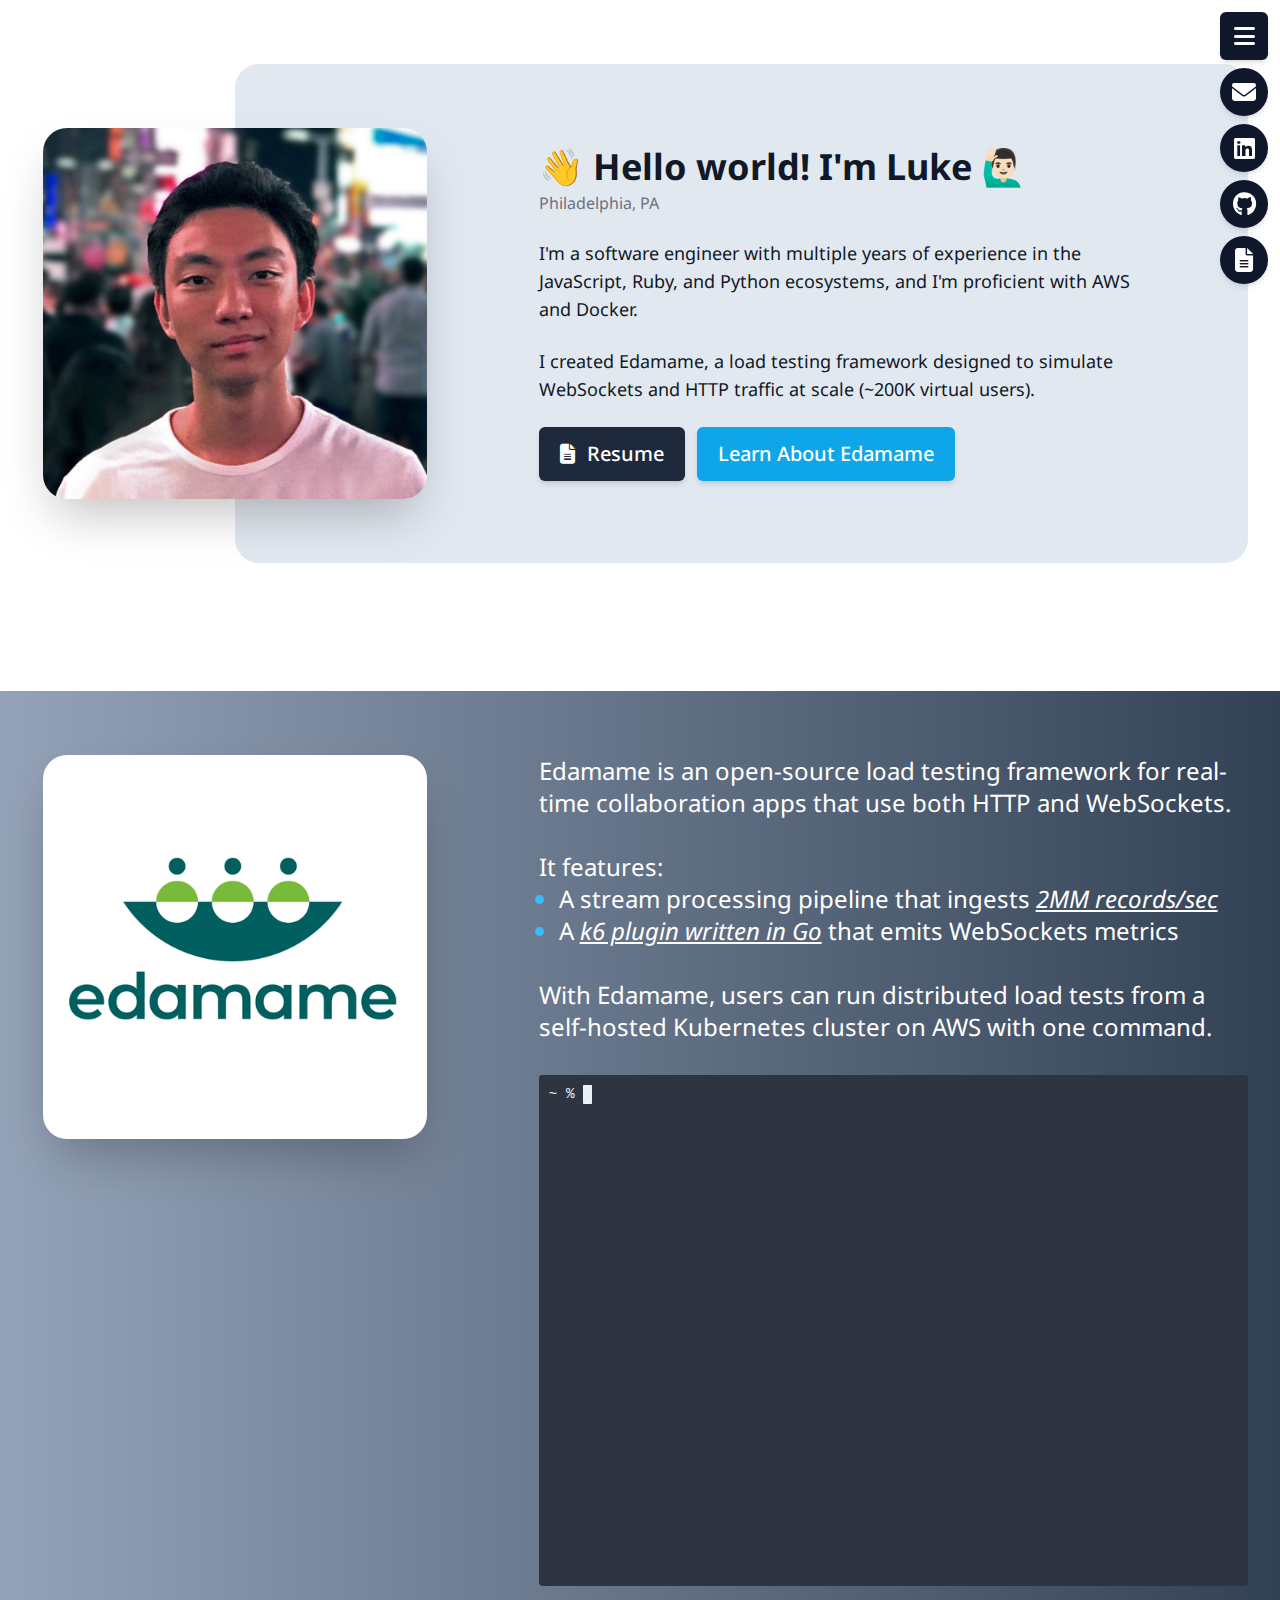
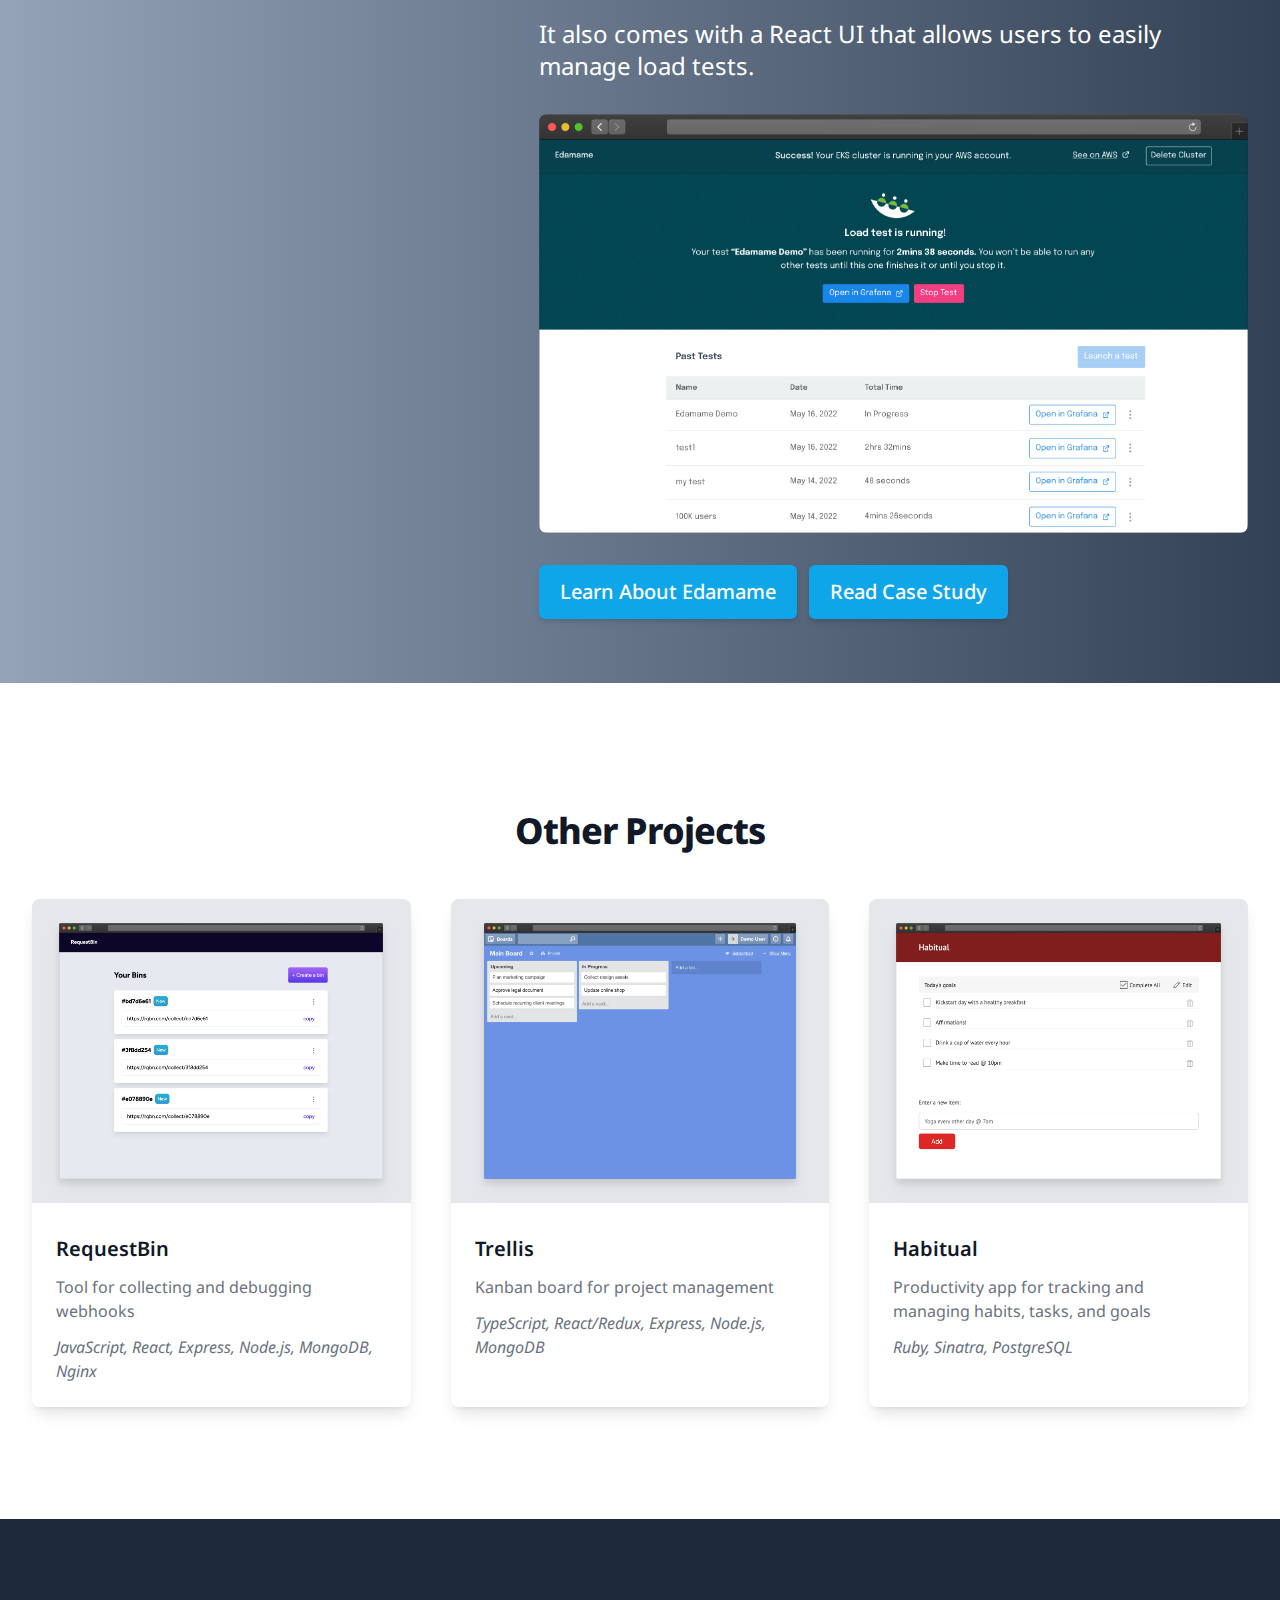
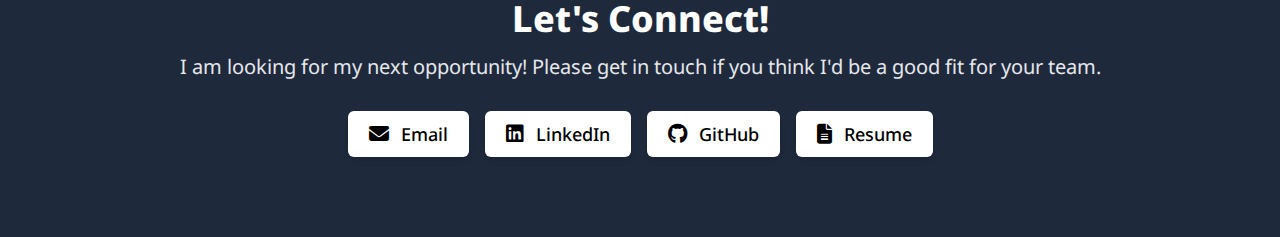
<file: index.html>
<!DOCTYPE html>
<html lang="en">

<head>
  <meta charset="UTF-8" />
  <link rel="icon" href="/favicon.png" sizes="any" />

  <meta name="viewport" content="width=device-width, initial-scale=1.0" />
  <meta property="og:title" content="Luke Oguro" />
  <meta property="og:image" content="/luke-social-card.png" />
  <title>Luke Oguro</title>
  <script type="module" crossorigin src="/assets/index-ca76591d.js"></script>
  <link rel="stylesheet" href="/assets/index-e2c33b34.css">
</head>

<body>
  <!-- Contact Buttons -->
  <div class="flex flex-col fixed z-50 w-12 text-2xl space-y-2 top-3 right-3">
    <a href="#" id="menu"
      class="flex h-12 items-center shadow-md justify-center font-medium rounded-md text-white bg-slate-900 hover:bg-slate-600">
      <i class="fas fa-bars"></i>
    </a>
    <a href="mailto:lukeoguro@gmail.com"
      class="menuItem flex h-12 items-center shadow-md justify-center border border-transparent font-medium rounded-full text-white bg-slate-900 hover:bg-slate-800">
      <i class="fas fa-envelope"></i>
    </a>
    <a href="https://www.linkedin.com/in/luke-oguro/"
      class="menuItem flex h-12 items-center shadow-md justify-center border border-transparent font-medium rounded-full text-white bg-slate-900 hover:bg-slate-800"
      target="_blank">
      <i class="fab fa-linkedin"></i>
    </a>
    <a href="https://github.com/lukeoguro"
      class="menuItem flex h-12 items-center shadow-md justify-center border border-transparent font-medium rounded-full text-white bg-slate-900 hover:bg-slate-800"
      target="_blank">
      <i class="fab fa-github"></i>
    </a>
    <a href="/Luke_Oguro_Resume.pdf" target="_blank"
      class="menuItem flex h-12 items-center shadow-md justify-center border border-transparent font-medium rounded-full text-white bg-slate-900 hover:bg-slate-800">
      <i class="fas fa-file-alt"></i>
    </a>
  </div>

  <!-- Header -->
  <div class="relative py-16 bg-white">
    <div class="hidden absolute top-0 inset-x-0 h-1/2 bg-white lg:block" aria-hidden="true"></div>
    <div class="max-w-7xl mx-auto bg-gray-200 lg:bg-transparent lg:px-8">
      <div class="lg:grid lg:grid-cols-12">
        <div class="relative z-10 lg:col-start-1 lg:row-start-1 lg:col-span-4 lg:py-16 lg:bg-transparent">
          <div class="absolute inset-x-0 h-1/2 bg-white lg:hidden" aria-hidden="true"></div>
          <div class="relative max-w-sm mx-auto px-4 sm:px-6 lg:p-0">
            <div class="aspect-w-1 aspect-h-1">
              <img class="object-cover object-center rounded-3xl shadow-2xl" src="/assets/profile-881019ae.png" alt="" />
            </div>
          </div>
        </div>

        <div
          class="relative bg-slate-200 lg:col-start-3 lg:row-start-1 lg:col-span-10 lg:rounded-3xl lg:grid lg:grid-cols-10 lg:items-center">
          <div
            class="relative max-w-md mx-auto lg:my-12 py-12 px-4 sm:max-w-3xl sm:py-16 sm:px-6 lg:max-w-none lg:p-0 lg:col-start-4 lg:col-span-6">
            <h2 class="text-4xl font-bold text-gray-900">
              👋 Hello world! <br class="sm:hidden" /> I'm Luke 🙋🏻‍♂️
            </h2>
            <p class="text-md text-gray-500 mt-1">Philadelphia, PA</p>
            <p class="text-lg text-gray-900 mt-6">
              I'm a software engineer with multiple years of experience in the JavaScript, Ruby, and Python
              ecosystems, and I'm proficient with AWS and Docker.
            </p>
            <p class="text-lg text-gray-900 mt-6">
              I created Edamame, a load testing framework designed to simulate WebSockets and HTTP traffic at scale
              (~200K virtual users).
            </p>
            <a class="mt-6 text-xl block w-full py-3 px-5 text-center bg-slate-800 border border-transparent rounded-md shadow-md text-base font-medium text-white hover:opacity-90 sm:inline-block sm:w-auto"
              href="/Luke_Oguro_Resume.pdf" target="_blank">
              <span class="text-xl mr-3"><i class="fas fa-file-alt"></i></span>Resume
            </a>
            <a class="sm:ml-2 mt-2 text-xl sm:mt-6 block w-full py-3 px-5 text-center bg-sky-500 hover:bg-sky-600 border border-transparent rounded-md shadow-md text-base font-medium text-white sm:inline-block sm:w-auto"
              href="https://get-edamame.com/" target="_blank">
              Learn About Edamame
            </a>
          </div>
        </div>
      </div>
    </div>
  </div>

  <!-- Edamame -->
  <div class="relative py-16">
    <div class="hidden top-0 inset-x-0 h-1/2 lg:block" aria-hidden="true"></div>
    <div class="bg-gradient-to-r from-slate-400 to-slate-700">
      <div class="max-w-7xl mx-auto lg:px-8">
        <div class="lg:grid lg:grid-cols-12">
          <div class="relative lg:col-start-1 lg:row-start-1 lg:col-span-4 lg:py-16 lg:bg-transparent">
            <div class="absolute inset-x-0 h-1/2 bg-white lg:hidden" aria-hidden="true"></div>
            <div class="relative max-w-sm mx-auto px-4 sm:px-6 lg:p-0">
              <div class="aspect-w-1 aspect-h-1">
                <img class="object-cover object-center rounded-3xl shadow-2xl" src="/assets/edamame-logo-afd172b2.png"
                  alt="Edamame logo" />
              </div>
            </div>
          </div>

          <div class="relative lg:col-start-6 lg:row-start-1 lg:col-span-7 lg:rounded-3xl lg:items-center lg:py-16">
            <div
              class="relative max-w-md mx-auto py-12 px-4 sm:max-w-3xl sm:py-16 sm:px-6 lg:max-w-none lg:p-0 lg:col-start-4 lg:col-span-6">
              <p class="text-xl lg:text-2xl text-white">
                Edamame is an open-source load testing framework for real-time collaboration
                apps that use both HTTP and WebSockets.
              </p>

              <p class="text-xl lg:text-2xl text-white mt-8">
                It features:
              </p>

              <ul role="list" class="marker:text-sky-400 text-xl lg:text-2xl list-disc pl-5 text-white">
                <li>A stream processing pipeline that ingests <u><i>2MM records/sec</i></u></li>
                <li>A <u><i>k6 plugin written in Go</i></u> that emits WebSockets metrics</li>
              </ul>

              <p class="text-xl lg:text-2xl text-white mt-8">
                With Edamame, users can run distributed load tests from a self-hosted Kubernetes cluster on AWS with
                one command.
              </p>

              <div id="demo" class="mt-8"></div>

              <p class="text-xl lg:text-2xl text-white mt-8">
                It also comes with a React UI that allows users to easily manage load tests.
              </p>
              <img class="mt-8 rounded-lg" src="/assets/edamame-gui-e203a0d8.png" />
              <a class="mt-8 text-xl block w-full py-3 px-5 text-center bg-sky-500 hover:bg-sky-600 border border-transparent rounded-md shadow-md text-white font-medium sm:inline-block sm:w-auto"
                href="https://get-edamame.com/" target="_blank">Learn About Edamame</a>
              <a class="sm:ml-2 mt-2 sm:mt-8 text-xl block w-full py-3 px-5 text-center bg-sky-500 hover:bg-sky-600 border border-transparent rounded-md shadow-md text-white font-medium sm:inline-block sm:w-auto"
                href="https://get-edamame.com/case-study" target="_blank">Read Case Study</a>
            </div>
          </div>
        </div>
      </div>
    </div>
  </div>

  <!-- Other Projects -->
  <div class="relative pt-16 pb-20 px-4 sm:px-6 lg:pt-16 lg:pb-28 lg:px-8">
    <div class="absolute inset-0">
      <div class="bg-white h-1/3 sm:h-2/3"></div>
    </div>
    <div class="relative max-w-7xl mx-auto">
      <div class="text-center">
        <h2 class="text-3xl tracking-tight font-extrabold text-gray-900 sm:text-4xl"> Other Projects </h2>
      </div>
      <div class="mt-12 max-w-md mx-auto grid gap-10 xl:grid-cols-3 lg:grid-cols-3 md:grid-cols-2 md:max-w-none">

        <div class="flex flex-col rounded-lg shadow-lg overflow-hidden">
          <div class="flex-shrink-0 p-6 flex justify-center bg-gray-200">
            <img class="h-64 drop-shadow-lg filter object-scale-down" src="/assets/request-bin-dc03558c.png" alt="" />
          </div>
          <div class="flex-1 bg-white p-6 flex flex-col justify-between">
            <div class="flex-1">
              <p class="text-xl font-semibold text-gray-900 mt-2">
                RequestBin
              </p>
              <p class="mt-3 text-base text-gray-500">
                Tool for collecting and debugging webhooks
              </p>
              <p class="mt-3 text-base text-gray-500">
                <i>JavaScript, React, Express, Node.js, MongoDB, Nginx</i>
              </p>
            </div>
          </div>
        </div>

        <div class="flex flex-col rounded-lg shadow-lg overflow-hidden">
          <div class="flex-shrink-0 p-6 flex justify-center bg-gray-200">
            <img class="h-64 drop-shadow-lg filter object-scale-down" src="/assets/trellis-6458ee7f.png" alt="" />
          </div>
          <div class="flex-1 bg-white p-6 flex flex-col justify-between">
            <div class="flex-1">
              <p class="text-xl font-semibold text-gray-900 mt-2">Trellis</p>
              <p class="mt-3 text-base text-gray-500">
                Kanban board for project management
              </p>
              <p class="mt-3 text-base text-gray-500">
                <i>TypeScript, React/Redux, Express, Node.js, MongoDB</i>
              </p>
            </div>
          </div>
        </div>

        <div class="flex flex-col rounded-lg shadow-lg overflow-hidden">
          <div class="flex-shrink-0 p-6 flex justify-center bg-gray-200">
            <img class="h-64 drop-shadow-lg filter object-scale-down" src="/assets/habitual-68f504ad.png" alt="" />
          </div>
          <div class="flex-1 bg-white p-6 flex flex-col justify-between">
            <div class="flex-1">
              <p class="text-xl font-semibold text-gray-900 mt-2">
                Habitual
              </p>
              <p class="mt-3 text-base text-gray-500">
                Productivity app for tracking and managing habits, tasks, and goals
              </p>
              <p class="mt-3 text-base text-gray-500">
                <i>Ruby, Sinatra, PostgreSQL</i>
              </p>
            </div>
          </div>
        </div>
      </div>
    </div>
  </div>

  <!-- Footer -->
  <div class="bg-slate-800">
    <div class="mx-auto text-center py-16 px-4 sm:py-20 sm:px-6 lg:px-8">
      <h2 class="text-3xl font-extrabold text-white sm:text-4xl">
        <span class="block">Let's Connect!</span>
      </h2>
      <p class="mt-4 mb-4 text-xl leading-6 text-gray-200">
        I am looking for my next opportunity! Please get in touch if you think
        I'd be a good fit for your team.
      </p>
      <div class="flex items-center justify-center flex-wrap">
        <a href="mailto:lukeoguro@gmail.com"
          class="text-lg w-2/5 mt-4 mx-2 inline-flex items-center shadow-md justify-center px-5 py-2 border border-transparent font-medium rounded-md bg-white hover:bg-slate-100 sm:w-auto">
          <span class="text-xl mr-3"><i class="fas fa-envelope"></i></span>Email
        </a>
        <a href="https://www.linkedin.com/in/luke-oguro/"
          class="text-lg w-2/5 mt-4 mx-2 inline-flex items-center shadow-md justify-center px-5 py-2 border border-transparent font-medium rounded-md bg-white hover:bg-slate-100 sm:w-auto"
          target="_blank">
          <span class="text-xl mr-3"><i class="fab fa-linkedin"></i></span>LinkedIn
        </a>
        <a href="https://github.com/lukeoguro"
          class="text-lg w-2/5 mt-4 mx-2 inline-flex items-center shadow-md justify-center px-5 py-2 border border-transparent font-medium rounded-md bg-white hover:bg-slate-100 sm:w-auto"
          target="_blank">
          <span class="text-xl mr-3"><i class="fab fa-github"></i></span>GitHub
        </a>
        <a href="/Luke_Oguro_Resume.pdf" target="_blank"
          class="text-lg w-2/5 mt-4 mx-2 inline-flex items-center shadow-md justify-center px-5 py-2 border border-transparent font-medium rounded-md bg-white hover:bg-slate-100 sm:w-auto">
          <span class="text-xl mr-3"><i class="fas fa-file-alt"></i></span>Resume
        </a>
      </div>
    </div>
  </div>

  
</body>

</html>
</file>
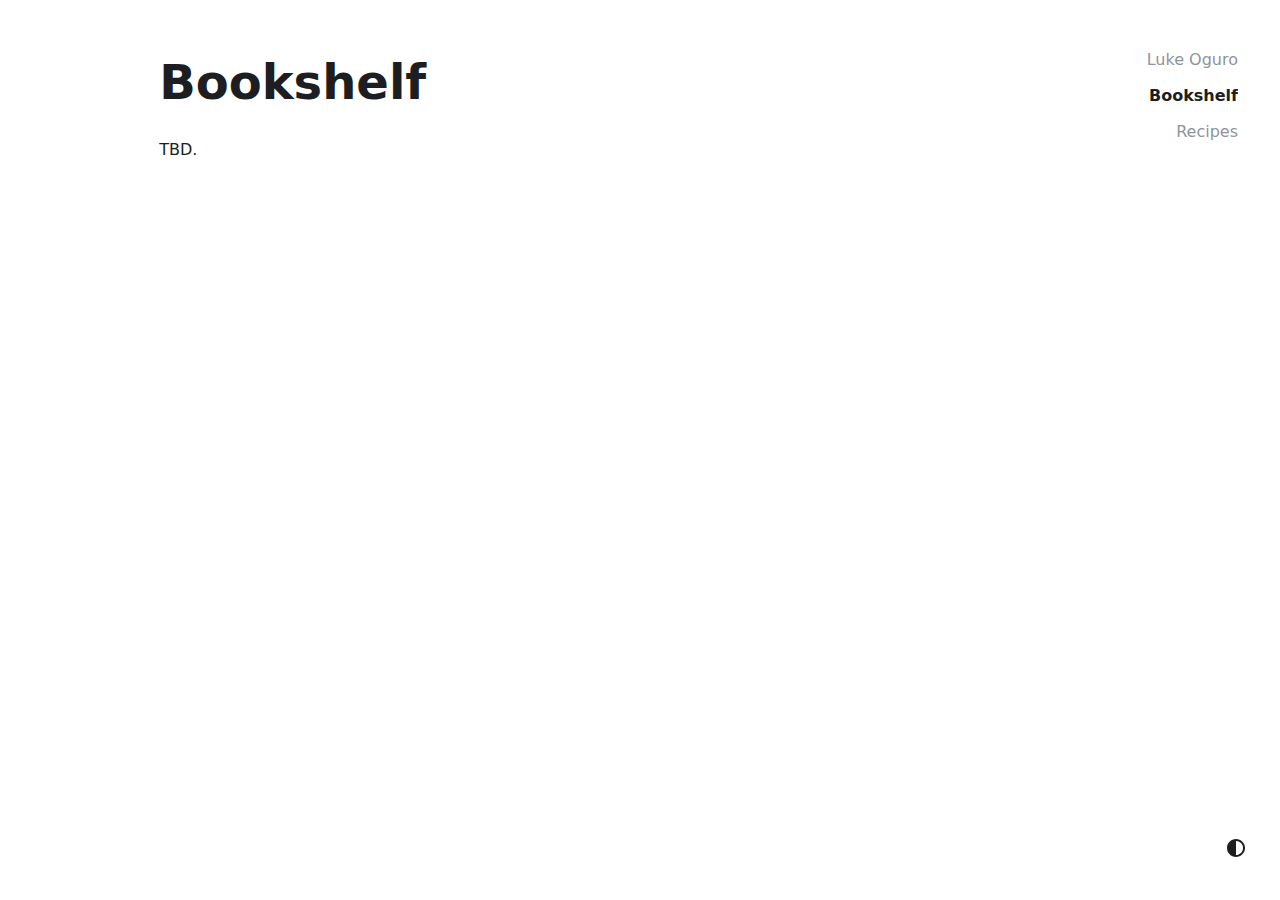
<file: bookshelf.html>
<!doctype html>
<html lang="en" dir="ltr" class="docs-wrapper plugin-docs plugin-id-default docs-version-current docs-doc-page docs-doc-id-bookshelf" data-has-hydrated="false">
<head>
<meta charset="UTF-8">
<meta name="generator" content="Docusaurus v3.9.2">
<title data-rh="true">Bookshelf | Luke Oguro</title><meta data-rh="true" name="twitter:card" content="summary_large_image"><meta data-rh="true" property="og:url" content="https://lukeoguro.com/bookshelf"><meta data-rh="true" property="og:locale" content="en"><meta data-rh="true" name="docusaurus_locale" content="en"><meta data-rh="true" name="docsearch:language" content="en"><meta data-rh="true" name="viewport" content="width=device-width,initial-scale=1,maximum-scale=1,user-scalable=no"><meta data-rh="true" name="docusaurus_version" content="current"><meta data-rh="true" name="docusaurus_tag" content="docs-default-current"><meta data-rh="true" name="docsearch:version" content="current"><meta data-rh="true" name="docsearch:docusaurus_tag" content="docs-default-current"><meta data-rh="true" property="og:title" content="Bookshelf | Luke Oguro"><meta data-rh="true" name="description" content="TBD."><meta data-rh="true" property="og:description" content="TBD."><link data-rh="true" rel="canonical" href="https://lukeoguro.com/bookshelf"><link data-rh="true" rel="alternate" href="https://lukeoguro.com/bookshelf" hreflang="en"><link data-rh="true" rel="alternate" href="https://lukeoguro.com/bookshelf" hreflang="x-default"><link rel="stylesheet" href="/assets/css/styles.e6cccb48.css">
<script src="/assets/js/runtime~main.650dc9d4.js" defer="defer"></script>
<script src="/assets/js/main.16d381a3.js" defer="defer"></script>
</head>
<body class="navigation-with-keyboard">
<svg style="display: none;"><defs>
<symbol id="theme-svg-external-link" viewBox="0 0 24 24"><path fill="currentColor" d="M21 13v10h-21v-19h12v2h-10v15h17v-8h2zm3-12h-10.988l4.035 4-6.977 7.07 2.828 2.828 6.977-7.07 4.125 4.172v-11z"/></symbol>
</defs></svg>
<script>document.documentElement.setAttribute("data-theme",window.matchMedia("(prefers-color-scheme: dark)").matches?"dark":"light"),document.documentElement.setAttribute("data-theme-choice","system"),function(){try{const c=new URLSearchParams(window.location.search).entries();for(var[t,e]of c)if(t.startsWith("docusaurus-data-")){var a=t.replace("docusaurus-data-","data-");document.documentElement.setAttribute(a,e)}}catch(t){}}()</script><div id="__docusaurus"><div role="region" aria-label="Skip to main content"><a class="skipToContent_fXgn" href="#__docusaurus_skipToContent_fallback">Skip to main content</a></div><nav aria-label="Main" class="theme-layout-navbar navbar navbar--fixed-top navbarHideable_m1mJ"><div class="navbar__inner"><div class="theme-layout-navbar-left navbar__items"><a class="navbar__brand" href="/"></a></div><div class="theme-layout-navbar-right navbar__items navbar__items--right"><div class="navbarSearchContainer_Bca1"></div></div></div><div role="presentation" class="navbar-sidebar__backdrop"></div></nav><div id="__docusaurus_skipToContent_fallback" class="theme-layout-main main-wrapper mainWrapper_z2l0"><div class="docsWrapper_bSxm"><div class="docRoot_cWv0"><main class="docMainContainer_hjYf"><div class="container padding-top--md padding-bottom--lg"><div class="row"><div class="col"><div class="docItemContainer_Djhp"><article><div class="theme-doc-markdown markdown"><header><h1>Bookshelf</h1></header>
<p>TBD.</p></div></article><nav class="docusaurus-mt-lg pagination-nav" aria-label="Docs pages"></nav></div></div></div></div></main><aside class="theme-doc-sidebar-container docSidebarContainer_RSuS"><div class="sidebarViewport_pYEE"><div class="sidebar_mhZE sidebarWithHideableNavbar__6UL"><a tabindex="-1" class="sidebarLogo_F_0z" href="/"></a><nav aria-label="Docs sidebar" class="menu thin-scrollbar menu_Y1UP"><ul class="theme-doc-sidebar-menu menu__list"><li class="theme-doc-sidebar-item-link theme-doc-sidebar-item-link-level-1 menu__list-item"><a class="menu__link" href="/"><span title="Luke Oguro" class="linkLabel_WmDU">Luke Oguro</span></a></li><li class="theme-doc-sidebar-item-link theme-doc-sidebar-item-link-level-1 menu__list-item"><a class="menu__link menu__link--active" aria-current="page" href="/bookshelf"><span title="Bookshelf" class="linkLabel_WmDU">Bookshelf</span></a></li><li class="theme-doc-sidebar-item-link theme-doc-sidebar-item-link-level-1 menu__list-item"><a class="menu__link" href="/recipes"><span title="Recipes" class="linkLabel_WmDU">Recipes</span></a></li></ul></nav><div class="sidebarFooter_umOY"><div class="toggle_MW0i"><button class="clean-btn toggleButton_yw5v toggleButtonDisabled_BJd7" type="button" disabled="" title="light mode" aria-label="Switch between dark and light mode (currently light mode)"><svg viewBox="0 0 24 24" width="24" height="24" aria-hidden="true" class="toggleIcon_oIOL lightToggleIcon_SFTY"><path fill="currentColor" d="M12,9c1.65,0,3,1.35,3,3s-1.35,3-3,3s-3-1.35-3-3S10.35,9,12,9 M12,7c-2.76,0-5,2.24-5,5s2.24,5,5,5s5-2.24,5-5 S14.76,7,12,7L12,7z M2,13l2,0c0.55,0,1-0.45,1-1s-0.45-1-1-1l-2,0c-0.55,0-1,0.45-1,1S1.45,13,2,13z M20,13l2,0c0.55,0,1-0.45,1-1 s-0.45-1-1-1l-2,0c-0.55,0-1,0.45-1,1S19.45,13,20,13z M11,2v2c0,0.55,0.45,1,1,1s1-0.45,1-1V2c0-0.55-0.45-1-1-1S11,1.45,11,2z M11,20v2c0,0.55,0.45,1,1,1s1-0.45,1-1v-2c0-0.55-0.45-1-1-1C11.45,19,11,19.45,11,20z M5.99,4.58c-0.39-0.39-1.03-0.39-1.41,0 c-0.39,0.39-0.39,1.03,0,1.41l1.06,1.06c0.39,0.39,1.03,0.39,1.41,0s0.39-1.03,0-1.41L5.99,4.58z M18.36,16.95 c-0.39-0.39-1.03-0.39-1.41,0c-0.39,0.39-0.39,1.03,0,1.41l1.06,1.06c0.39,0.39,1.03,0.39,1.41,0c0.39-0.39,0.39-1.03,0-1.41 L18.36,16.95z M19.42,5.99c0.39-0.39,0.39-1.03,0-1.41c-0.39-0.39-1.03-0.39-1.41,0l-1.06,1.06c-0.39,0.39-0.39,1.03,0,1.41 s1.03,0.39,1.41,0L19.42,5.99z M7.05,18.36c0.39-0.39,0.39-1.03,0-1.41c-0.39-0.39-1.03-0.39-1.41,0l-1.06,1.06 c-0.39,0.39-0.39,1.03,0,1.41s1.03,0.39,1.41,0L7.05,18.36z"></path></svg><svg viewBox="0 0 24 24" width="24" height="24" aria-hidden="true" class="toggleIcon_oIOL darkToggleIcon_ekgs"><path fill="currentColor" d="M9.37,5.51C9.19,6.15,9.1,6.82,9.1,7.5c0,4.08,3.32,7.4,7.4,7.4c0.68,0,1.35-0.09,1.99-0.27C17.45,17.19,14.93,19,12,19 c-3.86,0-7-3.14-7-7C5,9.07,6.81,6.55,9.37,5.51z M12,3c-4.97,0-9,4.03-9,9s4.03,9,9,9s9-4.03,9-9c0-0.46-0.04-0.92-0.1-1.36 c-0.98,1.37-2.58,2.26-4.4,2.26c-2.98,0-5.4-2.42-5.4-5.4c0-1.81,0.89-3.42,2.26-4.4C12.92,3.04,12.46,3,12,3L12,3z"></path></svg><svg viewBox="0 0 24 24" width="24" height="24" aria-hidden="true" class="toggleIcon_oIOL systemToggleIcon_yi_a"><path fill="currentColor" d="m12 21c4.971 0 9-4.029 9-9s-4.029-9-9-9-9 4.029-9 9 4.029 9 9 9zm4.95-13.95c1.313 1.313 2.05 3.093 2.05 4.95s-0.738 3.637-2.05 4.95c-1.313 1.313-3.093 2.05-4.95 2.05v-14c1.857 0 3.637 0.737 4.95 2.05z"></path></svg></button></div></div></div></div></aside></div></div></div></div>
</body>
</html>
</file>
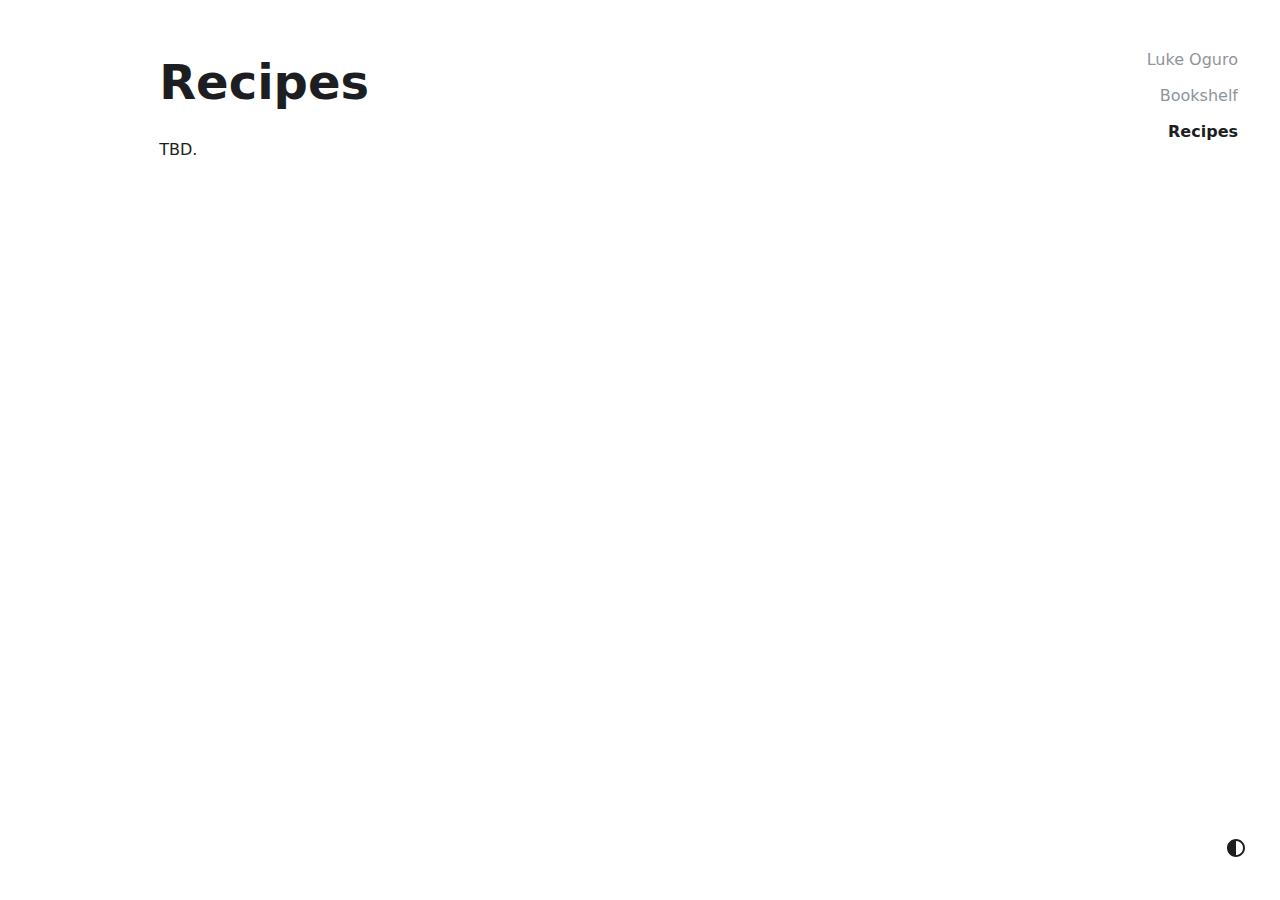
<file: recipes.html>
<!doctype html>
<html lang="en" dir="ltr" class="docs-wrapper plugin-docs plugin-id-default docs-version-current docs-doc-page docs-doc-id-recipes" data-has-hydrated="false">
<head>
<meta charset="UTF-8">
<meta name="generator" content="Docusaurus v3.9.2">
<title data-rh="true">Recipes | Luke Oguro</title><meta data-rh="true" name="twitter:card" content="summary_large_image"><meta data-rh="true" property="og:url" content="https://lukeoguro.com/recipes"><meta data-rh="true" property="og:locale" content="en"><meta data-rh="true" name="docusaurus_locale" content="en"><meta data-rh="true" name="docsearch:language" content="en"><meta data-rh="true" name="viewport" content="width=device-width,initial-scale=1,maximum-scale=1,user-scalable=no"><meta data-rh="true" name="docusaurus_version" content="current"><meta data-rh="true" name="docusaurus_tag" content="docs-default-current"><meta data-rh="true" name="docsearch:version" content="current"><meta data-rh="true" name="docsearch:docusaurus_tag" content="docs-default-current"><meta data-rh="true" property="og:title" content="Recipes | Luke Oguro"><meta data-rh="true" name="description" content="TBD."><meta data-rh="true" property="og:description" content="TBD."><link data-rh="true" rel="canonical" href="https://lukeoguro.com/recipes"><link data-rh="true" rel="alternate" href="https://lukeoguro.com/recipes" hreflang="en"><link data-rh="true" rel="alternate" href="https://lukeoguro.com/recipes" hreflang="x-default"><link rel="stylesheet" href="/assets/css/styles.e6cccb48.css">
<script src="/assets/js/runtime~main.650dc9d4.js" defer="defer"></script>
<script src="/assets/js/main.16d381a3.js" defer="defer"></script>
</head>
<body class="navigation-with-keyboard">
<svg style="display: none;"><defs>
<symbol id="theme-svg-external-link" viewBox="0 0 24 24"><path fill="currentColor" d="M21 13v10h-21v-19h12v2h-10v15h17v-8h2zm3-12h-10.988l4.035 4-6.977 7.07 2.828 2.828 6.977-7.07 4.125 4.172v-11z"/></symbol>
</defs></svg>
<script>document.documentElement.setAttribute("data-theme",window.matchMedia("(prefers-color-scheme: dark)").matches?"dark":"light"),document.documentElement.setAttribute("data-theme-choice","system"),function(){try{const c=new URLSearchParams(window.location.search).entries();for(var[t,e]of c)if(t.startsWith("docusaurus-data-")){var a=t.replace("docusaurus-data-","data-");document.documentElement.setAttribute(a,e)}}catch(t){}}()</script><div id="__docusaurus"><div role="region" aria-label="Skip to main content"><a class="skipToContent_fXgn" href="#__docusaurus_skipToContent_fallback">Skip to main content</a></div><nav aria-label="Main" class="theme-layout-navbar navbar navbar--fixed-top navbarHideable_m1mJ"><div class="navbar__inner"><div class="theme-layout-navbar-left navbar__items"><a class="navbar__brand" href="/"></a></div><div class="theme-layout-navbar-right navbar__items navbar__items--right"><div class="navbarSearchContainer_Bca1"></div></div></div><div role="presentation" class="navbar-sidebar__backdrop"></div></nav><div id="__docusaurus_skipToContent_fallback" class="theme-layout-main main-wrapper mainWrapper_z2l0"><div class="docsWrapper_bSxm"><div class="docRoot_cWv0"><main class="docMainContainer_hjYf"><div class="container padding-top--md padding-bottom--lg"><div class="row"><div class="col"><div class="docItemContainer_Djhp"><article><div class="theme-doc-markdown markdown"><header><h1>Recipes</h1></header>
<p>TBD.</p></div></article><nav class="docusaurus-mt-lg pagination-nav" aria-label="Docs pages"></nav></div></div></div></div></main><aside class="theme-doc-sidebar-container docSidebarContainer_RSuS"><div class="sidebarViewport_pYEE"><div class="sidebar_mhZE sidebarWithHideableNavbar__6UL"><a tabindex="-1" class="sidebarLogo_F_0z" href="/"></a><nav aria-label="Docs sidebar" class="menu thin-scrollbar menu_Y1UP"><ul class="theme-doc-sidebar-menu menu__list"><li class="theme-doc-sidebar-item-link theme-doc-sidebar-item-link-level-1 menu__list-item"><a class="menu__link" href="/"><span title="Luke Oguro" class="linkLabel_WmDU">Luke Oguro</span></a></li><li class="theme-doc-sidebar-item-link theme-doc-sidebar-item-link-level-1 menu__list-item"><a class="menu__link" href="/bookshelf"><span title="Bookshelf" class="linkLabel_WmDU">Bookshelf</span></a></li><li class="theme-doc-sidebar-item-link theme-doc-sidebar-item-link-level-1 menu__list-item"><a class="menu__link menu__link--active" aria-current="page" href="/recipes"><span title="Recipes" class="linkLabel_WmDU">Recipes</span></a></li></ul></nav><div class="sidebarFooter_umOY"><div class="toggle_MW0i"><button class="clean-btn toggleButton_yw5v toggleButtonDisabled_BJd7" type="button" disabled="" title="light mode" aria-label="Switch between dark and light mode (currently light mode)"><svg viewBox="0 0 24 24" width="24" height="24" aria-hidden="true" class="toggleIcon_oIOL lightToggleIcon_SFTY"><path fill="currentColor" d="M12,9c1.65,0,3,1.35,3,3s-1.35,3-3,3s-3-1.35-3-3S10.35,9,12,9 M12,7c-2.76,0-5,2.24-5,5s2.24,5,5,5s5-2.24,5-5 S14.76,7,12,7L12,7z M2,13l2,0c0.55,0,1-0.45,1-1s-0.45-1-1-1l-2,0c-0.55,0-1,0.45-1,1S1.45,13,2,13z M20,13l2,0c0.55,0,1-0.45,1-1 s-0.45-1-1-1l-2,0c-0.55,0-1,0.45-1,1S19.45,13,20,13z M11,2v2c0,0.55,0.45,1,1,1s1-0.45,1-1V2c0-0.55-0.45-1-1-1S11,1.45,11,2z M11,20v2c0,0.55,0.45,1,1,1s1-0.45,1-1v-2c0-0.55-0.45-1-1-1C11.45,19,11,19.45,11,20z M5.99,4.58c-0.39-0.39-1.03-0.39-1.41,0 c-0.39,0.39-0.39,1.03,0,1.41l1.06,1.06c0.39,0.39,1.03,0.39,1.41,0s0.39-1.03,0-1.41L5.99,4.58z M18.36,16.95 c-0.39-0.39-1.03-0.39-1.41,0c-0.39,0.39-0.39,1.03,0,1.41l1.06,1.06c0.39,0.39,1.03,0.39,1.41,0c0.39-0.39,0.39-1.03,0-1.41 L18.36,16.95z M19.42,5.99c0.39-0.39,0.39-1.03,0-1.41c-0.39-0.39-1.03-0.39-1.41,0l-1.06,1.06c-0.39,0.39-0.39,1.03,0,1.41 s1.03,0.39,1.41,0L19.42,5.99z M7.05,18.36c0.39-0.39,0.39-1.03,0-1.41c-0.39-0.39-1.03-0.39-1.41,0l-1.06,1.06 c-0.39,0.39-0.39,1.03,0,1.41s1.03,0.39,1.41,0L7.05,18.36z"></path></svg><svg viewBox="0 0 24 24" width="24" height="24" aria-hidden="true" class="toggleIcon_oIOL darkToggleIcon_ekgs"><path fill="currentColor" d="M9.37,5.51C9.19,6.15,9.1,6.82,9.1,7.5c0,4.08,3.32,7.4,7.4,7.4c0.68,0,1.35-0.09,1.99-0.27C17.45,17.19,14.93,19,12,19 c-3.86,0-7-3.14-7-7C5,9.07,6.81,6.55,9.37,5.51z M12,3c-4.97,0-9,4.03-9,9s4.03,9,9,9s9-4.03,9-9c0-0.46-0.04-0.92-0.1-1.36 c-0.98,1.37-2.58,2.26-4.4,2.26c-2.98,0-5.4-2.42-5.4-5.4c0-1.81,0.89-3.42,2.26-4.4C12.92,3.04,12.46,3,12,3L12,3z"></path></svg><svg viewBox="0 0 24 24" width="24" height="24" aria-hidden="true" class="toggleIcon_oIOL systemToggleIcon_yi_a"><path fill="currentColor" d="m12 21c4.971 0 9-4.029 9-9s-4.029-9-9-9-9 4.029-9 9 4.029 9 9 9zm4.95-13.95c1.313 1.313 2.05 3.093 2.05 4.95s-0.738 3.637-2.05 4.95c-1.313 1.313-3.093 2.05-4.95 2.05v-14c1.857 0 3.637 0.737 4.95 2.05z"></path></svg></button></div></div></div></div></aside></div></div></div></div>
</body>
</html>
</file>
<file: assets/css/styles.e6cccb48.css>
@layer docusaurus.infima,docusaurus.theme-common,docusaurus.theme-classic,docusaurus.core,docusaurus.plugin-debug,docusaurus.theme-mermaid,docusaurus.theme-live-codeblock,docusaurus.theme-search-algolia.docsearch,docusaurus.theme-search-algolia;@layer docusaurus.infima{.col,.container{padding:0 var(--ifm-spacing-horizontal);width:100%}.markdown>h2,.markdown>h3,.markdown>h4,.markdown>h5,.markdown>h6{margin-bottom:calc(var(--ifm-heading-vertical-rhythm-bottom)*var(--ifm-leading))}.markdown li,body{word-wrap:break-word}body,ol ol,ol ul,ul ol,ul ul{margin:0}pre,table{overflow:auto}blockquote,pre{margin:0 0 var(--ifm-spacing-vertical)}.breadcrumbs__link,.button{transition-timing-function:var(--ifm-transition-timing-default)}.button,code{vertical-align:middle}.button--outline.button--active,.button--outline:active,.button--outline:hover,:root{--ifm-button-color:var(--ifm-font-color-base-inverse)}.menu__link:hover,a{transition:color var(--ifm-transition-fast) var(--ifm-transition-timing-default)}.navbar--dark,:root{--ifm-navbar-link-hover-color:var(--ifm-color-primary)}.menu,.navbar-sidebar{overflow-x:hidden}:root,html[data-theme=dark]{--ifm-color-emphasis-500:var(--ifm-color-gray-500)}:root{--ifm-color-scheme:light;--ifm-dark-value:10%;--ifm-darker-value:15%;--ifm-darkest-value:30%;--ifm-light-value:15%;--ifm-lighter-value:30%;--ifm-lightest-value:50%;--ifm-contrast-background-value:90%;--ifm-contrast-foreground-value:70%;--ifm-contrast-background-dark-value:70%;--ifm-contrast-foreground-dark-value:90%;--ifm-color-primary:#3578e5;--ifm-color-secondary:#ebedf0;--ifm-color-success:#00a400;--ifm-color-info:#54c7ec;--ifm-color-warning:#ffba00;--ifm-color-danger:#fa383e;--ifm-color-primary-dark:#306cce;--ifm-color-primary-darker:#2d66c3;--ifm-color-primary-darkest:#2554a0;--ifm-color-primary-light:#538ce9;--ifm-color-primary-lighter:#72a1ed;--ifm-color-primary-lightest:#9abcf2;--ifm-color-primary-contrast-background:#ebf2fc;--ifm-color-primary-contrast-foreground:#102445;--ifm-color-secondary-dark:#d4d5d8;--ifm-color-secondary-darker:#c8c9cc;--ifm-color-secondary-darkest:#a4a6a8;--ifm-color-secondary-light:#eef0f2;--ifm-color-secondary-lighter:#f1f2f5;--ifm-color-secondary-lightest:#f5f6f8;--ifm-color-secondary-contrast-background:#fdfdfe;--ifm-color-secondary-contrast-foreground:#474748;--ifm-color-success-dark:#009400;--ifm-color-success-darker:#008b00;--ifm-color-success-darkest:#007300;--ifm-color-success-light:#26b226;--ifm-color-success-lighter:#4dbf4d;--ifm-color-success-lightest:#80d280;--ifm-color-success-contrast-background:#e6f6e6;--ifm-color-success-contrast-foreground:#003100;--ifm-color-info-dark:#4cb3d4;--ifm-color-info-darker:#47a9c9;--ifm-color-info-darkest:#3b8ba5;--ifm-color-info-light:#6ecfef;--ifm-color-info-lighter:#87d8f2;--ifm-color-info-lightest:#aae3f6;--ifm-color-info-contrast-background:#eef9fd;--ifm-color-info-contrast-foreground:#193c47;--ifm-color-warning-dark:#e6a700;--ifm-color-warning-darker:#d99e00;--ifm-color-warning-darkest:#b38200;--ifm-color-warning-light:#ffc426;--ifm-color-warning-lighter:#ffcf4d;--ifm-color-warning-lightest:#ffdd80;--ifm-color-warning-contrast-background:#fff8e6;--ifm-color-warning-contrast-foreground:#4d3800;--ifm-color-danger-dark:#e13238;--ifm-color-danger-darker:#d53035;--ifm-color-danger-darkest:#af272b;--ifm-color-danger-light:#fb565b;--ifm-color-danger-lighter:#fb7478;--ifm-color-danger-lightest:#fd9c9f;--ifm-color-danger-contrast-background:#ffebec;--ifm-color-danger-contrast-foreground:#4b1113;--ifm-color-white:#fff;--ifm-color-black:#000;--ifm-color-gray-0:var(--ifm-color-white);--ifm-color-gray-100:#f5f6f7;--ifm-color-gray-200:#ebedf0;--ifm-color-gray-300:#dadde1;--ifm-color-gray-400:#ccd0d5;--ifm-color-gray-500:#bec3c9;--ifm-color-gray-600:#8d949e;--ifm-color-gray-700:#606770;--ifm-color-gray-800:#444950;--ifm-color-gray-900:#1c1e21;--ifm-color-gray-1000:var(--ifm-color-black);--ifm-color-emphasis-0:var(--ifm-color-gray-0);--ifm-color-emphasis-100:var(--ifm-color-gray-100);--ifm-color-emphasis-200:var(--ifm-color-gray-200);--ifm-color-emphasis-300:var(--ifm-color-gray-300);--ifm-color-emphasis-400:var(--ifm-color-gray-400);--ifm-color-emphasis-600:var(--ifm-color-gray-600);--ifm-color-emphasis-700:var(--ifm-color-gray-700);--ifm-color-emphasis-800:var(--ifm-color-gray-800);--ifm-color-emphasis-900:var(--ifm-color-gray-900);--ifm-color-emphasis-1000:var(--ifm-color-gray-1000);--ifm-color-content:var(--ifm-color-emphasis-900);--ifm-color-content-inverse:var(--ifm-color-emphasis-0);--ifm-color-content-secondary:#525860;--ifm-background-color:#0000;--ifm-background-surface-color:var(--ifm-color-content-inverse);--ifm-global-border-width:1px;--ifm-global-radius:0.4rem;--ifm-hover-overlay:#0000000d;--ifm-font-color-base:var(--ifm-color-content);--ifm-font-color-base-inverse:var(--ifm-color-content-inverse);--ifm-font-color-secondary:var(--ifm-color-content-secondary);--ifm-font-family-base:system-ui,-apple-system,Segoe UI,Roboto,Ubuntu,Cantarell,Noto Sans,sans-serif,BlinkMacSystemFont,"Segoe UI",Helvetica,Arial,sans-serif,"Apple Color Emoji","Segoe UI Emoji","Segoe UI Symbol";--ifm-font-family-monospace:SFMono-Regular,Menlo,Monaco,Consolas,"Liberation Mono","Courier New",monospace;--ifm-font-size-base:100%;--ifm-font-weight-light:300;--ifm-font-weight-normal:400;--ifm-font-weight-semibold:500;--ifm-font-weight-bold:700;--ifm-font-weight-base:var(--ifm-font-weight-normal);--ifm-line-height-base:1.65;--ifm-global-spacing:1rem;--ifm-spacing-vertical:var(--ifm-global-spacing);--ifm-spacing-horizontal:var(--ifm-global-spacing);--ifm-transition-fast:200ms;--ifm-transition-slow:400ms;--ifm-transition-timing-default:cubic-bezier(0.08,0.52,0.52,1);--ifm-global-shadow-lw:0 1px 2px 0 #0000001a;--ifm-global-shadow-md:0 5px 40px #0003;--ifm-global-shadow-tl:0 12px 28px 0 #0003,0 2px 4px 0 #0000001a;--ifm-z-index-dropdown:100;--ifm-z-index-fixed:200;--ifm-z-index-overlay:400;--ifm-container-width:1140px;--ifm-container-width-xl:1320px;--ifm-code-background:#f6f7f8;--ifm-code-border-radius:var(--ifm-global-radius);--ifm-code-font-size:90%;--ifm-code-padding-horizontal:0.1rem;--ifm-code-padding-vertical:0.1rem;--ifm-pre-background:var(--ifm-code-background);--ifm-pre-border-radius:var(--ifm-code-border-radius);--ifm-pre-color:inherit;--ifm-pre-line-height:1.45;--ifm-pre-padding:1rem;--ifm-heading-color:inherit;--ifm-heading-margin-top:0;--ifm-heading-margin-bottom:var(--ifm-spacing-vertical);--ifm-heading-font-family:var(--ifm-font-family-base);--ifm-heading-font-weight:var(--ifm-font-weight-bold);--ifm-heading-line-height:1.25;--ifm-h1-font-size:2rem;--ifm-h2-font-size:1.5rem;--ifm-h3-font-size:1.25rem;--ifm-h4-font-size:1rem;--ifm-h5-font-size:0.875rem;--ifm-h6-font-size:0.85rem;--ifm-image-alignment-padding:1.25rem;--ifm-leading-desktop:1.25;--ifm-leading:calc(var(--ifm-leading-desktop)*1rem);--ifm-list-left-padding:2rem;--ifm-list-margin:1rem;--ifm-list-item-margin:0.25rem;--ifm-list-paragraph-margin:1rem;--ifm-table-cell-padding:0.75rem;--ifm-table-background:#0000;--ifm-table-stripe-background:#00000008;--ifm-table-border-width:1px;--ifm-table-border-color:var(--ifm-color-emphasis-300);--ifm-table-head-background:inherit;--ifm-table-head-color:inherit;--ifm-table-head-font-weight:var(--ifm-font-weight-bold);--ifm-table-cell-color:inherit;--ifm-link-color:var(--ifm-color-primary);--ifm-link-decoration:none;--ifm-link-hover-color:var(--ifm-link-color);--ifm-link-hover-decoration:underline;--ifm-paragraph-margin-bottom:var(--ifm-leading);--ifm-blockquote-font-size:var(--ifm-font-size-base);--ifm-blockquote-border-left-width:2px;--ifm-blockquote-padding-horizontal:var(--ifm-spacing-horizontal);--ifm-blockquote-padding-vertical:0;--ifm-blockquote-shadow:none;--ifm-blockquote-color:var(--ifm-color-emphasis-800);--ifm-blockquote-border-color:var(--ifm-color-emphasis-300);--ifm-hr-background-color:var(--ifm-color-emphasis-500);--ifm-hr-height:1px;--ifm-hr-margin-vertical:1.5rem;--ifm-scrollbar-size:7px;--ifm-scrollbar-track-background-color:#f1f1f1;--ifm-scrollbar-thumb-background-color:silver;--ifm-scrollbar-thumb-hover-background-color:#a7a7a7;--ifm-alert-background-color:inherit;--ifm-alert-border-color:inherit;--ifm-alert-border-radius:var(--ifm-global-radius);--ifm-alert-border-width:0px;--ifm-alert-border-left-width:5px;--ifm-alert-color:var(--ifm-font-color-base);--ifm-alert-padding-horizontal:var(--ifm-spacing-horizontal);--ifm-alert-padding-vertical:var(--ifm-spacing-vertical);--ifm-alert-shadow:var(--ifm-global-shadow-lw);--ifm-avatar-intro-margin:1rem;--ifm-avatar-intro-alignment:inherit;--ifm-avatar-photo-size:3rem;--ifm-badge-background-color:inherit;--ifm-badge-border-color:inherit;--ifm-badge-border-radius:var(--ifm-global-radius);--ifm-badge-border-width:var(--ifm-global-border-width);--ifm-badge-color:var(--ifm-color-white);--ifm-badge-padding-horizontal:calc(var(--ifm-spacing-horizontal)*0.5);--ifm-badge-padding-vertical:calc(var(--ifm-spacing-vertical)*0.25);--ifm-breadcrumb-border-radius:1.5rem;--ifm-breadcrumb-spacing:0.5rem;--ifm-breadcrumb-color-active:var(--ifm-color-primary);--ifm-breadcrumb-item-background-active:var(--ifm-hover-overlay);--ifm-breadcrumb-padding-horizontal:0.8rem;--ifm-breadcrumb-padding-vertical:0.4rem;--ifm-breadcrumb-size-multiplier:1;--ifm-breadcrumb-separator:url('data:image/svg+xml;utf8,<svg xmlns="http://www.w3.org/2000/svg" x="0px" y="0px" viewBox="0 0 256 256"><g><g><polygon points="79.093,0 48.907,30.187 146.72,128 48.907,225.813 79.093,256 207.093,128"/></g></g><g></g><g></g><g></g><g></g><g></g><g></g><g></g><g></g><g></g><g></g><g></g><g></g><g></g><g></g><g></g></svg>');--ifm-breadcrumb-separator-filter:none;--ifm-breadcrumb-separator-size:0.5rem;--ifm-breadcrumb-separator-size-multiplier:1.25;--ifm-button-background-color:inherit;--ifm-button-border-color:var(--ifm-button-background-color);--ifm-button-border-width:var(--ifm-global-border-width);--ifm-button-font-weight:var(--ifm-font-weight-bold);--ifm-button-padding-horizontal:1.5rem;--ifm-button-padding-vertical:0.375rem;--ifm-button-size-multiplier:1;--ifm-button-transition-duration:var(--ifm-transition-fast);--ifm-button-border-radius:calc(var(--ifm-global-radius)*var(--ifm-button-size-multiplier));--ifm-button-group-spacing:2px;--ifm-card-background-color:var(--ifm-background-surface-color);--ifm-card-border-radius:calc(var(--ifm-global-radius)*2);--ifm-card-horizontal-spacing:var(--ifm-global-spacing);--ifm-card-vertical-spacing:var(--ifm-global-spacing);--ifm-toc-border-color:var(--ifm-color-emphasis-300);--ifm-toc-link-color:var(--ifm-color-content-secondary);--ifm-toc-padding-vertical:0.5rem;--ifm-toc-padding-horizontal:0.5rem;--ifm-dropdown-background-color:var(--ifm-background-surface-color);--ifm-dropdown-font-weight:var(--ifm-font-weight-semibold);--ifm-dropdown-link-color:var(--ifm-font-color-base);--ifm-dropdown-hover-background-color:var(--ifm-hover-overlay);--ifm-footer-background-color:var(--ifm-color-emphasis-100);--ifm-footer-color:inherit;--ifm-footer-link-color:var(--ifm-color-emphasis-700);--ifm-footer-link-hover-color:var(--ifm-color-primary);--ifm-footer-link-horizontal-spacing:0.5rem;--ifm-footer-padding-horizontal:calc(var(--ifm-spacing-horizontal)*2);--ifm-footer-padding-vertical:calc(var(--ifm-spacing-vertical)*2);--ifm-footer-title-color:inherit;--ifm-footer-logo-max-width:min(30rem,90vw);--ifm-hero-background-color:var(--ifm-background-surface-color);--ifm-hero-text-color:var(--ifm-color-emphasis-800);--ifm-menu-color:var(--ifm-color-emphasis-700);--ifm-menu-color-active:var(--ifm-color-primary);--ifm-menu-color-background-active:var(--ifm-hover-overlay);--ifm-menu-color-background-hover:var(--ifm-hover-overlay);--ifm-menu-link-padding-horizontal:0.75rem;--ifm-menu-link-padding-vertical:0.375rem;--ifm-menu-link-sublist-icon:url('data:image/svg+xml;utf8,<svg xmlns="http://www.w3.org/2000/svg" width="16px" height="16px" viewBox="0 0 24 24"><path fill="rgba(0,0,0,0.5)" d="M7.41 15.41L12 10.83l4.59 4.58L18 14l-6-6-6 6z"></path></svg>');--ifm-menu-link-sublist-icon-filter:none;--ifm-navbar-background-color:var(--ifm-background-surface-color);--ifm-navbar-height:3.75rem;--ifm-navbar-item-padding-horizontal:0.75rem;--ifm-navbar-item-padding-vertical:0.25rem;--ifm-navbar-link-color:var(--ifm-font-color-base);--ifm-navbar-link-active-color:var(--ifm-link-color);--ifm-navbar-padding-horizontal:var(--ifm-spacing-horizontal);--ifm-navbar-padding-vertical:calc(var(--ifm-spacing-vertical)*0.5);--ifm-navbar-shadow:var(--ifm-global-shadow-lw);--ifm-navbar-search-input-background-color:var(--ifm-color-emphasis-200);--ifm-navbar-search-input-color:var(--ifm-color-emphasis-800);--ifm-navbar-search-input-placeholder-color:var(--ifm-color-emphasis-500);--ifm-navbar-search-input-icon:url('data:image/svg+xml;utf8,<svg fill="currentColor" xmlns="http://www.w3.org/2000/svg" viewBox="0 0 16 16" height="16px" width="16px"><path d="M6.02945,10.20327a4.17382,4.17382,0,1,1,4.17382-4.17382A4.15609,4.15609,0,0,1,6.02945,10.20327Zm9.69195,4.2199L10.8989,9.59979A5.88021,5.88021,0,0,0,12.058,6.02856,6.00467,6.00467,0,1,0,9.59979,10.8989l4.82338,4.82338a.89729.89729,0,0,0,1.29912,0,.89749.89749,0,0,0-.00087-1.29909Z" /></svg>');--ifm-navbar-sidebar-width:83vw;--ifm-pagination-border-radius:var(--ifm-global-radius);--ifm-pagination-color-active:var(--ifm-color-primary);--ifm-pagination-font-size:1rem;--ifm-pagination-item-active-background:var(--ifm-hover-overlay);--ifm-pagination-page-spacing:0.2em;--ifm-pagination-padding-horizontal:calc(var(--ifm-spacing-horizontal)*1);--ifm-pagination-padding-vertical:calc(var(--ifm-spacing-vertical)*0.25);--ifm-pagination-nav-border-radius:var(--ifm-global-radius);--ifm-pagination-nav-color-hover:var(--ifm-color-primary);--ifm-pills-color-active:var(--ifm-color-primary);--ifm-pills-color-background-active:var(--ifm-hover-overlay);--ifm-pills-spacing:0.125rem;--ifm-tabs-color:var(--ifm-font-color-secondary);--ifm-tabs-color-active:var(--ifm-color-primary);--ifm-tabs-color-active-border:var(--ifm-tabs-color-active);--ifm-tabs-padding-horizontal:1rem;--ifm-tabs-padding-vertical:1rem}.badge--danger,.badge--info,.badge--primary,.badge--secondary,.badge--success,.badge--warning{--ifm-badge-border-color:var(--ifm-badge-background-color)}.button--link,.button--outline{--ifm-button-background-color:#0000}*{box-sizing:border-box}html{background-color:var(--ifm-background-color);color:var(--ifm-font-color-base);color-scheme:var(--ifm-color-scheme);font:var(--ifm-font-size-base)/var(--ifm-line-height-base) var(--ifm-font-family-base);-webkit-font-smoothing:antialiased;-webkit-tap-highlight-color:transparent;text-rendering:optimizelegibility;-webkit-text-size-adjust:100%;text-size-adjust:100%}iframe{border:0;color-scheme:auto}.container{margin:0 auto;max-width:var(--ifm-container-width)}.container--fluid{max-width:inherit}.row{display:flex;flex-wrap:wrap;margin:0 calc(var(--ifm-spacing-horizontal)*-1)}.margin-bottom--none,.margin-vert--none,.markdown>:last-child{margin-bottom:0!important}.margin-top--none,.margin-vert--none{margin-top:0!important}.row--no-gutters{margin-left:0;margin-right:0}.margin-horiz--none,.margin-right--none{margin-right:0!important}.row--no-gutters>.col{padding-left:0;padding-right:0}.row--align-top{align-items:flex-start}.row--align-bottom{align-items:flex-end}.row--align-center{align-items:center}.row--align-stretch{align-items:stretch}.row--align-baseline{align-items:baseline}.col{--ifm-col-width:100%;flex:1 0;margin-left:0;max-width:var(--ifm-col-width)}.padding-bottom--none,.padding-vert--none{padding-bottom:0!important}.padding-top--none,.padding-vert--none{padding-top:0!important}.padding-horiz--none,.padding-left--none{padding-left:0!important}.padding-horiz--none,.padding-right--none{padding-right:0!important}.col[class*=col--]{flex:0 0 var(--ifm-col-width)}.col--1{--ifm-col-width:8.33333%}.col--offset-1{margin-left:8.33333%}.col--2{--ifm-col-width:16.66667%}.col--offset-2{margin-left:16.66667%}.col--3{--ifm-col-width:25%}.col--offset-3{margin-left:25%}.col--4{--ifm-col-width:33.33333%}.col--offset-4{margin-left:33.33333%}.col--5{--ifm-col-width:41.66667%}.col--offset-5{margin-left:41.66667%}.col--6{--ifm-col-width:50%}.col--offset-6{margin-left:50%}.col--7{--ifm-col-width:58.33333%}.col--offset-7{margin-left:58.33333%}.col--8{--ifm-col-width:66.66667%}.col--offset-8{margin-left:66.66667%}.col--9{--ifm-col-width:75%}.col--offset-9{margin-left:75%}.col--10{--ifm-col-width:83.33333%}.col--offset-10{margin-left:83.33333%}.col--11{--ifm-col-width:91.66667%}.col--offset-11{margin-left:91.66667%}.col--12{--ifm-col-width:100%}.col--offset-12{margin-left:100%}.margin-horiz--none,.margin-left--none{margin-left:0!important}.margin--none{margin:0!important}.margin-bottom--xs,.margin-vert--xs{margin-bottom:.25rem!important}.margin-top--xs,.margin-vert--xs{margin-top:.25rem!important}.margin-horiz--xs,.margin-left--xs{margin-left:.25rem!important}.margin-horiz--xs,.margin-right--xs{margin-right:.25rem!important}.margin--xs{margin:.25rem!important}.margin-bottom--sm,.margin-vert--sm{margin-bottom:.5rem!important}.margin-top--sm,.margin-vert--sm{margin-top:.5rem!important}.margin-horiz--sm,.margin-left--sm{margin-left:.5rem!important}.margin-horiz--sm,.margin-right--sm{margin-right:.5rem!important}.margin--sm{margin:.5rem!important}.margin-bottom--md,.margin-vert--md{margin-bottom:1rem!important}.margin-top--md,.margin-vert--md{margin-top:1rem!important}.margin-horiz--md,.margin-left--md{margin-left:1rem!important}.margin-horiz--md,.margin-right--md{margin-right:1rem!important}.margin--md{margin:1rem!important}.margin-bottom--lg,.margin-vert--lg{margin-bottom:2rem!important}.margin-top--lg,.margin-vert--lg{margin-top:2rem!important}.margin-horiz--lg,.margin-left--lg{margin-left:2rem!important}.margin-horiz--lg,.margin-right--lg{margin-right:2rem!important}.margin--lg{margin:2rem!important}.margin-bottom--xl,.margin-vert--xl{margin-bottom:5rem!important}.margin-top--xl,.margin-vert--xl{margin-top:5rem!important}.margin-horiz--xl,.margin-left--xl{margin-left:5rem!important}.margin-horiz--xl,.margin-right--xl{margin-right:5rem!important}.margin--xl{margin:5rem!important}.padding--none{padding:0!important}.padding-bottom--xs,.padding-vert--xs{padding-bottom:.25rem!important}.padding-top--xs,.padding-vert--xs{padding-top:.25rem!important}.padding-horiz--xs,.padding-left--xs{padding-left:.25rem!important}.padding-horiz--xs,.padding-right--xs{padding-right:.25rem!important}.padding--xs{padding:.25rem!important}.padding-bottom--sm,.padding-vert--sm{padding-bottom:.5rem!important}.padding-top--sm,.padding-vert--sm{padding-top:.5rem!important}.padding-horiz--sm,.padding-left--sm{padding-left:.5rem!important}.padding-horiz--sm,.padding-right--sm{padding-right:.5rem!important}.padding--sm{padding:.5rem!important}.padding-bottom--md,.padding-vert--md{padding-bottom:1rem!important}.padding-top--md,.padding-vert--md{padding-top:1rem!important}.padding-horiz--md,.padding-left--md{padding-left:1rem!important}.padding-horiz--md,.padding-right--md{padding-right:1rem!important}.padding--md{padding:1rem!important}.padding-bottom--lg,.padding-vert--lg{padding-bottom:2rem!important}.padding-top--lg,.padding-vert--lg{padding-top:2rem!important}.padding-horiz--lg,.padding-left--lg{padding-left:2rem!important}.padding-horiz--lg,.padding-right--lg{padding-right:2rem!important}.padding--lg{padding:2rem!important}.padding-bottom--xl,.padding-vert--xl{padding-bottom:5rem!important}.padding-top--xl,.padding-vert--xl{padding-top:5rem!important}.padding-horiz--xl,.padding-left--xl{padding-left:5rem!important}.padding-horiz--xl,.padding-right--xl{padding-right:5rem!important}.padding--xl{padding:5rem!important}code{background-color:var(--ifm-code-background);border:.1rem solid #0000001a;border-radius:var(--ifm-code-border-radius);font-family:var(--ifm-font-family-monospace);font-size:var(--ifm-code-font-size);padding:var(--ifm-code-padding-vertical) var(--ifm-code-padding-horizontal)}a code{color:inherit}pre{background-color:var(--ifm-pre-background);border-radius:var(--ifm-pre-border-radius);color:var(--ifm-pre-color);font:var(--ifm-code-font-size)/var(--ifm-pre-line-height) var(--ifm-font-family-monospace);padding:var(--ifm-pre-padding)}pre code{background-color:initial;border:none;font-size:100%;line-height:inherit;padding:0}kbd{background-color:var(--ifm-color-emphasis-0);border:1px solid var(--ifm-color-emphasis-400);border-radius:.2rem;box-shadow:inset 0 -1px 0 var(--ifm-color-emphasis-400);color:var(--ifm-color-emphasis-800);font:80% var(--ifm-font-family-monospace);padding:.15rem .3rem}h1,h2,h3,h4,h5,h6{color:var(--ifm-heading-color);font-family:var(--ifm-heading-font-family);font-weight:var(--ifm-heading-font-weight);line-height:var(--ifm-heading-line-height);margin:var(--ifm-heading-margin-top) 0 var(--ifm-heading-margin-bottom) 0}h1{font-size:var(--ifm-h1-font-size)}h2{font-size:var(--ifm-h2-font-size)}h3{font-size:var(--ifm-h3-font-size)}h4{font-size:var(--ifm-h4-font-size)}h5{font-size:var(--ifm-h5-font-size)}h6{font-size:var(--ifm-h6-font-size)}img{max-width:100%}img[align=right]{padding-left:var(--image-alignment-padding)}img[align=left]{padding-right:var(--image-alignment-padding)}.markdown{--ifm-h1-vertical-rhythm-top:3;--ifm-h2-vertical-rhythm-top:2;--ifm-h3-vertical-rhythm-top:1.5;--ifm-heading-vertical-rhythm-top:1.25;--ifm-h1-vertical-rhythm-bottom:1.25;--ifm-heading-vertical-rhythm-bottom:1}.markdown:after,.markdown:before{content:"";display:table}.markdown:after{clear:both}.markdown h1:first-child{--ifm-h1-font-size:3rem;margin-bottom:calc(var(--ifm-h1-vertical-rhythm-bottom)*var(--ifm-leading))}.markdown>h2{--ifm-h2-font-size:2rem;margin-top:calc(var(--ifm-h2-vertical-rhythm-top)*var(--ifm-leading))}.markdown>h3{--ifm-h3-font-size:1.5rem;margin-top:calc(var(--ifm-h3-vertical-rhythm-top)*var(--ifm-leading))}.markdown>h4,.markdown>h5,.markdown>h6{margin-top:calc(var(--ifm-heading-vertical-rhythm-top)*var(--ifm-leading))}.markdown>p,.markdown>pre,.markdown>ul{margin-bottom:var(--ifm-leading)}.markdown li>p{margin-top:var(--ifm-list-paragraph-margin)}.markdown li+li{margin-top:var(--ifm-list-item-margin)}ol,ul{margin:0 0 var(--ifm-list-margin);padding-left:var(--ifm-list-left-padding)}ol ol,ul ol{list-style-type:lower-roman}ol ol ol,ol ul ol,ul ol ol,ul ul ol{list-style-type:lower-alpha}table{border-collapse:collapse;display:block;margin-bottom:var(--ifm-spacing-vertical)}table thead tr{border-bottom:2px solid var(--ifm-table-border-color)}table thead,table tr:nth-child(2n){background-color:var(--ifm-table-stripe-background)}table tr{background-color:var(--ifm-table-background);border-top:var(--ifm-table-border-width) solid var(--ifm-table-border-color)}table td,table th{border:var(--ifm-table-border-width) solid var(--ifm-table-border-color);padding:var(--ifm-table-cell-padding)}table th{background-color:var(--ifm-table-head-background);color:var(--ifm-table-head-color);font-weight:var(--ifm-table-head-font-weight)}table td{color:var(--ifm-table-cell-color)}strong{font-weight:var(--ifm-font-weight-bold)}a{color:var(--ifm-link-color);text-decoration:var(--ifm-link-decoration)}a:hover{color:var(--ifm-link-hover-color);text-decoration:var(--ifm-link-hover-decoration)}.button:hover,.text--no-decoration,.text--no-decoration:hover,a:not([href]){-webkit-text-decoration:none;text-decoration:none}p{margin:0 0 var(--ifm-paragraph-margin-bottom)}blockquote{border-left:var(--ifm-blockquote-border-left-width) solid var(--ifm-blockquote-border-color);box-shadow:var(--ifm-blockquote-shadow);color:var(--ifm-blockquote-color);font-size:var(--ifm-blockquote-font-size);padding:var(--ifm-blockquote-padding-vertical) var(--ifm-blockquote-padding-horizontal)}blockquote>:first-child{margin-top:0}blockquote>:last-child{margin-bottom:0}hr{background-color:var(--ifm-hr-background-color);border:0;height:var(--ifm-hr-height);margin:var(--ifm-hr-margin-vertical) 0}.shadow--lw{box-shadow:var(--ifm-global-shadow-lw)!important}.shadow--md{box-shadow:var(--ifm-global-shadow-md)!important}.shadow--tl{box-shadow:var(--ifm-global-shadow-tl)!important}.text--primary{color:var(--ifm-color-primary)}.text--secondary{color:var(--ifm-color-secondary)}.text--success{color:var(--ifm-color-success)}.text--info{color:var(--ifm-color-info)}.text--warning{color:var(--ifm-color-warning)}.text--danger{color:var(--ifm-color-danger)}.text--center{text-align:center}.text--left{text-align:left}.text--justify{text-align:justify}.text--right{text-align:right}.text--capitalize{text-transform:capitalize}.text--lowercase{text-transform:lowercase}.alert__heading,.text--uppercase{text-transform:uppercase}.text--light{font-weight:var(--ifm-font-weight-light)}.text--normal{font-weight:var(--ifm-font-weight-normal)}.text--semibold{font-weight:var(--ifm-font-weight-semibold)}.text--bold{font-weight:var(--ifm-font-weight-bold)}.text--italic{font-style:italic}.text--truncate{overflow:hidden;text-overflow:ellipsis;white-space:nowrap}.text--break{word-wrap:break-word!important;word-break:break-word!important}.clean-btn{background:none;border:none;color:inherit;cursor:pointer;font-family:inherit;padding:0}.alert,.alert .close{color:var(--ifm-alert-foreground-color)}.clean-list{list-style:none;padding-left:0}.alert--primary{--ifm-alert-background-color:var(--ifm-color-primary-contrast-background);--ifm-alert-background-color-highlight:#3578e526;--ifm-alert-foreground-color:var(--ifm-color-primary-contrast-foreground);--ifm-alert-border-color:var(--ifm-color-primary-dark)}.alert--secondary{--ifm-alert-background-color:var(--ifm-color-secondary-contrast-background);--ifm-alert-background-color-highlight:#ebedf026;--ifm-alert-foreground-color:var(--ifm-color-secondary-contrast-foreground);--ifm-alert-border-color:var(--ifm-color-secondary-dark)}.alert--success{--ifm-alert-background-color:var(--ifm-color-success-contrast-background);--ifm-alert-background-color-highlight:#00a40026;--ifm-alert-foreground-color:var(--ifm-color-success-contrast-foreground);--ifm-alert-border-color:var(--ifm-color-success-dark)}.alert--info{--ifm-alert-background-color:var(--ifm-color-info-contrast-background);--ifm-alert-background-color-highlight:#54c7ec26;--ifm-alert-foreground-color:var(--ifm-color-info-contrast-foreground);--ifm-alert-border-color:var(--ifm-color-info-dark)}.alert--warning{--ifm-alert-background-color:var(--ifm-color-warning-contrast-background);--ifm-alert-background-color-highlight:#ffba0026;--ifm-alert-foreground-color:var(--ifm-color-warning-contrast-foreground);--ifm-alert-border-color:var(--ifm-color-warning-dark)}.alert--danger{--ifm-alert-background-color:var(--ifm-color-danger-contrast-background);--ifm-alert-background-color-highlight:#fa383e26;--ifm-alert-foreground-color:var(--ifm-color-danger-contrast-foreground);--ifm-alert-border-color:var(--ifm-color-danger-dark)}.alert{--ifm-code-background:var(--ifm-alert-background-color-highlight);--ifm-link-color:var(--ifm-alert-foreground-color);--ifm-link-hover-color:var(--ifm-alert-foreground-color);--ifm-link-decoration:underline;--ifm-tabs-color:var(--ifm-alert-foreground-color);--ifm-tabs-color-active:var(--ifm-alert-foreground-color);--ifm-tabs-color-active-border:var(--ifm-alert-border-color);background-color:var(--ifm-alert-background-color);border:var(--ifm-alert-border-width) solid var(--ifm-alert-border-color);border-left-width:var(--ifm-alert-border-left-width);border-radius:var(--ifm-alert-border-radius);box-shadow:var(--ifm-alert-shadow);padding:var(--ifm-alert-padding-vertical) var(--ifm-alert-padding-horizontal)}.alert__heading{align-items:center;display:flex;font:700 var(--ifm-h5-font-size)/var(--ifm-heading-line-height) var(--ifm-heading-font-family);margin-bottom:.5rem}.alert__icon{display:inline-flex;margin-right:.4em}.alert__icon svg{fill:var(--ifm-alert-foreground-color);stroke:var(--ifm-alert-foreground-color);stroke-width:0}.alert .close{margin:calc(var(--ifm-alert-padding-vertical)*-1) calc(var(--ifm-alert-padding-horizontal)*-1) 0 0;opacity:.75}.alert .close:focus,.alert .close:hover{opacity:1}.alert a{text-decoration-color:var(--ifm-alert-border-color)}.alert a:hover{text-decoration-thickness:2px}.avatar{column-gap:var(--ifm-avatar-intro-margin);display:flex}.avatar__photo{border-radius:50%;display:block;height:var(--ifm-avatar-photo-size);overflow:hidden;width:var(--ifm-avatar-photo-size)}.card--full-height,.navbar__logo img{height:100%}.avatar__photo--sm{--ifm-avatar-photo-size:2rem}.avatar__photo--lg{--ifm-avatar-photo-size:4rem}.avatar__photo--xl{--ifm-avatar-photo-size:6rem}.avatar__intro{display:flex;flex:1 1;flex-direction:column;justify-content:center;text-align:var(--ifm-avatar-intro-alignment)}.badge,.breadcrumbs__item,.breadcrumbs__link,.button,.dropdown>.navbar__link:after{display:inline-block}.avatar__name{font:700 var(--ifm-h4-font-size)/var(--ifm-heading-line-height) var(--ifm-font-family-base)}.avatar__subtitle{margin-top:.25rem}.avatar--vertical{--ifm-avatar-intro-alignment:center;--ifm-avatar-intro-margin:0.5rem;align-items:center;flex-direction:column}.badge{background-color:var(--ifm-badge-background-color);border:var(--ifm-badge-border-width) solid var(--ifm-badge-border-color);border-radius:var(--ifm-badge-border-radius);color:var(--ifm-badge-color);font-size:75%;font-weight:var(--ifm-font-weight-bold);line-height:1;padding:var(--ifm-badge-padding-vertical) var(--ifm-badge-padding-horizontal)}.badge--primary{--ifm-badge-background-color:var(--ifm-color-primary)}.badge--secondary{--ifm-badge-background-color:var(--ifm-color-secondary);color:var(--ifm-color-black)}.breadcrumbs__link,.button.button--secondary.button--outline:not(.button--active):not(:hover){color:var(--ifm-font-color-base)}.badge--success{--ifm-badge-background-color:var(--ifm-color-success)}.badge--info{--ifm-badge-background-color:var(--ifm-color-info)}.badge--warning{--ifm-badge-background-color:var(--ifm-color-warning)}.badge--danger{--ifm-badge-background-color:var(--ifm-color-danger)}.breadcrumbs{margin-bottom:0;padding-left:0}.breadcrumbs__item:not(:last-child):after{background:var(--ifm-breadcrumb-separator) center;content:" ";display:inline-block;filter:var(--ifm-breadcrumb-separator-filter);height:calc(var(--ifm-breadcrumb-separator-size)*var(--ifm-breadcrumb-size-multiplier)*var(--ifm-breadcrumb-separator-size-multiplier));margin:0 var(--ifm-breadcrumb-spacing);opacity:.5;width:calc(var(--ifm-breadcrumb-separator-size)*var(--ifm-breadcrumb-size-multiplier)*var(--ifm-breadcrumb-separator-size-multiplier))}.breadcrumbs__item--active .breadcrumbs__link{background:var(--ifm-breadcrumb-item-background-active);color:var(--ifm-breadcrumb-color-active)}.breadcrumbs__link{border-radius:var(--ifm-breadcrumb-border-radius);font-size:calc(1rem*var(--ifm-breadcrumb-size-multiplier));padding:calc(var(--ifm-breadcrumb-padding-vertical)*var(--ifm-breadcrumb-size-multiplier)) calc(var(--ifm-breadcrumb-padding-horizontal)*var(--ifm-breadcrumb-size-multiplier));transition-duration:var(--ifm-transition-fast);transition-property:background,color}.breadcrumbs__link:any-link:hover,.breadcrumbs__link:link:hover,.breadcrumbs__link:visited:hover,area[href].breadcrumbs__link:hover{background:var(--ifm-breadcrumb-item-background-active);-webkit-text-decoration:none;text-decoration:none}.breadcrumbs--sm{--ifm-breadcrumb-size-multiplier:0.8}.breadcrumbs--lg{--ifm-breadcrumb-size-multiplier:1.2}.button{background-color:var(--ifm-button-background-color);border:var(--ifm-button-border-width) solid var(--ifm-button-border-color);border-radius:var(--ifm-button-border-radius);cursor:pointer;font-size:calc(.875rem*var(--ifm-button-size-multiplier));font-weight:var(--ifm-button-font-weight);line-height:1.5;padding:calc(var(--ifm-button-padding-vertical)*var(--ifm-button-size-multiplier)) calc(var(--ifm-button-padding-horizontal)*var(--ifm-button-size-multiplier));text-align:center;transition-duration:var(--ifm-button-transition-duration);transition-property:color,background,border-color;-webkit-user-select:none;user-select:none;white-space:nowrap}.button,.button:hover{color:var(--ifm-button-color)}.button--outline{--ifm-button-color:var(--ifm-button-border-color)}.button--outline:hover{--ifm-button-background-color:var(--ifm-button-border-color)}.button--link{--ifm-button-border-color:#0000;color:var(--ifm-link-color);text-decoration:var(--ifm-link-decoration)}.button--link.button--active,.button--link:active,.button--link:hover{color:var(--ifm-link-hover-color);text-decoration:var(--ifm-link-hover-decoration)}.dropdown__link--active,.dropdown__link:hover,.menu__link:hover,.navbar__brand:hover,.navbar__link--active,.navbar__link:hover,.pagination-nav__link:hover,.pagination__link:hover{-webkit-text-decoration:none;text-decoration:none}.button.disabled,.button:disabled,.button[disabled]{opacity:.65;pointer-events:none}.button--sm{--ifm-button-size-multiplier:0.8}.button--lg{--ifm-button-size-multiplier:1.35}.button--block{display:block;width:100%}.button.button--secondary{color:var(--ifm-color-gray-900)}:where(.button--primary){--ifm-button-background-color:var(--ifm-color-primary);--ifm-button-border-color:var(--ifm-color-primary)}:where(.button--primary):not(.button--outline):hover{--ifm-button-background-color:var(--ifm-color-primary-dark);--ifm-button-border-color:var(--ifm-color-primary-dark)}.button--primary.button--active,.button--primary:active{--ifm-button-background-color:var(--ifm-color-primary-darker);--ifm-button-border-color:var(--ifm-color-primary-darker)}:where(.button--secondary){--ifm-button-background-color:var(--ifm-color-secondary);--ifm-button-border-color:var(--ifm-color-secondary)}:where(.button--secondary):not(.button--outline):hover{--ifm-button-background-color:var(--ifm-color-secondary-dark);--ifm-button-border-color:var(--ifm-color-secondary-dark)}.button--secondary.button--active,.button--secondary:active{--ifm-button-background-color:var(--ifm-color-secondary-darker);--ifm-button-border-color:var(--ifm-color-secondary-darker)}:where(.button--success){--ifm-button-background-color:var(--ifm-color-success);--ifm-button-border-color:var(--ifm-color-success)}:where(.button--success):not(.button--outline):hover{--ifm-button-background-color:var(--ifm-color-success-dark);--ifm-button-border-color:var(--ifm-color-success-dark)}.button--success.button--active,.button--success:active{--ifm-button-background-color:var(--ifm-color-success-darker);--ifm-button-border-color:var(--ifm-color-success-darker)}:where(.button--info){--ifm-button-background-color:var(--ifm-color-info);--ifm-button-border-color:var(--ifm-color-info)}:where(.button--info):not(.button--outline):hover{--ifm-button-background-color:var(--ifm-color-info-dark);--ifm-button-border-color:var(--ifm-color-info-dark)}.button--info.button--active,.button--info:active{--ifm-button-background-color:var(--ifm-color-info-darker);--ifm-button-border-color:var(--ifm-color-info-darker)}:where(.button--warning){--ifm-button-background-color:var(--ifm-color-warning);--ifm-button-border-color:var(--ifm-color-warning)}:where(.button--warning):not(.button--outline):hover{--ifm-button-background-color:var(--ifm-color-warning-dark);--ifm-button-border-color:var(--ifm-color-warning-dark)}.button--warning.button--active,.button--warning:active{--ifm-button-background-color:var(--ifm-color-warning-darker);--ifm-button-border-color:var(--ifm-color-warning-darker)}:where(.button--danger){--ifm-button-background-color:var(--ifm-color-danger);--ifm-button-border-color:var(--ifm-color-danger)}:where(.button--danger):not(.button--outline):hover{--ifm-button-background-color:var(--ifm-color-danger-dark);--ifm-button-border-color:var(--ifm-color-danger-dark)}.button--danger.button--active,.button--danger:active{--ifm-button-background-color:var(--ifm-color-danger-darker);--ifm-button-border-color:var(--ifm-color-danger-darker)}.button-group{display:inline-flex;gap:var(--ifm-button-group-spacing)}.button-group>.button:not(:first-child){border-bottom-left-radius:0;border-top-left-radius:0}.button-group>.button:not(:last-child){border-bottom-right-radius:0;border-top-right-radius:0}.button-group--block{display:flex;justify-content:stretch}.button-group--block>.button{flex-grow:1}.card{background-color:var(--ifm-card-background-color);border-radius:var(--ifm-card-border-radius);box-shadow:var(--ifm-global-shadow-lw);display:flex;flex-direction:column;overflow:hidden}.card__image{padding-top:var(--ifm-card-vertical-spacing)}.card__image:first-child{padding-top:0}.card__body,.card__footer,.card__header{padding:var(--ifm-card-vertical-spacing) var(--ifm-card-horizontal-spacing)}.card__body:not(:last-child),.card__footer:not(:last-child),.card__header:not(:last-child){padding-bottom:0}.card__body>:last-child,.card__footer>:last-child,.card__header>:last-child{margin-bottom:0}.card__footer{margin-top:auto}.table-of-contents{font-size:.8rem;margin-bottom:0;padding:var(--ifm-toc-padding-vertical) 0}.table-of-contents,.table-of-contents ul{list-style:none;padding-left:var(--ifm-toc-padding-horizontal)}.table-of-contents li{margin:var(--ifm-toc-padding-vertical) var(--ifm-toc-padding-horizontal)}.table-of-contents__left-border{border-left:1px solid var(--ifm-toc-border-color)}.table-of-contents__link{color:var(--ifm-toc-link-color);display:block}.table-of-contents__link--active,.table-of-contents__link--active code,.table-of-contents__link:hover,.table-of-contents__link:hover code{color:var(--ifm-color-primary);-webkit-text-decoration:none;text-decoration:none}.close{color:var(--ifm-color-black);float:right;font-size:1.5rem;font-weight:var(--ifm-font-weight-bold);line-height:1;opacity:.5;padding:1rem;transition:opacity var(--ifm-transition-fast) var(--ifm-transition-timing-default)}.close:hover{opacity:.7}.close:focus{opacity:.8}.dropdown{display:inline-flex;font-weight:var(--ifm-dropdown-font-weight);position:relative;vertical-align:top}.dropdown--hoverable:hover .dropdown__menu,.dropdown--show .dropdown__menu{opacity:1;pointer-events:all;transform:translateY(-1px);visibility:visible}.dropdown__menu,.navbar__item.dropdown .navbar__link:not([href]){pointer-events:none}.dropdown--right .dropdown__menu{left:inherit;right:0}.dropdown--nocaret .navbar__link:after{content:none!important}.dropdown__menu{background-color:var(--ifm-dropdown-background-color);border-radius:var(--ifm-global-radius);box-shadow:var(--ifm-global-shadow-md);left:0;list-style:none;max-height:80vh;min-width:10rem;opacity:0;overflow-y:auto;padding:.5rem;position:absolute;top:calc(100% - var(--ifm-navbar-item-padding-vertical) + .3rem);transform:translateY(-.625rem);transition-duration:var(--ifm-transition-fast);transition-property:opacity,transform,visibility;transition-timing-function:var(--ifm-transition-timing-default);visibility:hidden;z-index:var(--ifm-z-index-dropdown)}.menu__caret,.menu__link,.menu__list-item-collapsible{border-radius:.25rem;transition:background var(--ifm-transition-fast) var(--ifm-transition-timing-default)}.dropdown__link{border-radius:.25rem;color:var(--ifm-dropdown-link-color);display:block;font-size:.875rem;margin-top:.2rem;padding:.25rem .5rem;white-space:nowrap}.dropdown__link--active,.dropdown__link:hover{background-color:var(--ifm-dropdown-hover-background-color);color:var(--ifm-dropdown-link-color)}.dropdown__link--active,.dropdown__link--active:hover{--ifm-dropdown-link-color:var(--ifm-link-color)}.dropdown>.navbar__link:after{border-color:currentcolor #0000;border-style:solid;border-width:.4em .4em 0;content:"";margin-left:.3em;position:relative;top:2px;transform:translateY(-50%)}.footer{background-color:var(--ifm-footer-background-color);color:var(--ifm-footer-color);padding:var(--ifm-footer-padding-vertical) var(--ifm-footer-padding-horizontal)}.footer--dark{--ifm-footer-background-color:#303846;--ifm-footer-color:var(--ifm-footer-link-color);--ifm-footer-link-color:var(--ifm-color-secondary);--ifm-footer-title-color:var(--ifm-color-white)}.footer__links{margin-bottom:1rem}.footer__link-item{color:var(--ifm-footer-link-color);line-height:2}.footer__link-item:hover{color:var(--ifm-footer-link-hover-color)}.footer__link-separator{margin:0 var(--ifm-footer-link-horizontal-spacing)}.footer__logo{margin-top:1rem;max-width:var(--ifm-footer-logo-max-width)}.footer__title{color:var(--ifm-footer-title-color);font:700 var(--ifm-h4-font-size)/var(--ifm-heading-line-height) var(--ifm-font-family-base);margin-bottom:var(--ifm-heading-margin-bottom)}.menu,.navbar__link{font-weight:var(--ifm-font-weight-semibold)}.footer__item{margin-top:0}.footer__items{margin-bottom:0}[type=checkbox]{padding:0}.hero{align-items:center;background-color:var(--ifm-hero-background-color);color:var(--ifm-hero-text-color);display:flex;padding:4rem 2rem}.hero--primary{--ifm-hero-background-color:var(--ifm-color-primary);--ifm-hero-text-color:var(--ifm-font-color-base-inverse)}.hero--dark{--ifm-hero-background-color:#303846;--ifm-hero-text-color:var(--ifm-color-white)}.hero__title{font-size:3rem}.hero__subtitle{font-size:1.5rem}.menu__list{list-style:none;margin:0;padding-left:0}.menu__caret,.menu__link{padding:var(--ifm-menu-link-padding-vertical) var(--ifm-menu-link-padding-horizontal)}.menu__list .menu__list{flex:0 0 100%;margin-top:.25rem;padding-left:var(--ifm-menu-link-padding-horizontal)}.menu__list-item:not(:first-child){margin-top:.25rem}.menu__list-item--collapsed .menu__list{height:0;overflow:hidden}.menu__list-item--collapsed .menu__caret:before,.menu__list-item--collapsed .menu__link--sublist:after{transform:rotate(90deg)}.menu__list-item-collapsible{display:flex;flex-wrap:wrap;position:relative}.menu__caret:hover,.menu__link:hover,.menu__list-item-collapsible--active,.menu__list-item-collapsible:hover{background:var(--ifm-menu-color-background-hover)}.menu__list-item-collapsible .menu__link--active,.menu__list-item-collapsible .menu__link:hover{background:none!important}.menu__caret,.menu__link{align-items:center;display:flex}.menu__link{color:var(--ifm-menu-color);flex:1;line-height:1.25}.menu__link:hover{color:var(--ifm-menu-color)}.menu__caret:before,.menu__link--sublist-caret:after{content:"";filter:var(--ifm-menu-link-sublist-icon-filter);height:1.25rem;transform:rotate(180deg);transition:transform var(--ifm-transition-fast) linear;width:1.25rem}.menu__link--sublist-caret:after{background:var(--ifm-menu-link-sublist-icon) 50%/2rem 2rem;margin-left:auto;min-width:1.25rem}.menu__link--active,.menu__link--active:hover{color:var(--ifm-menu-color-active)}.navbar__brand,.navbar__link{color:var(--ifm-navbar-link-color)}.menu__link--active:not(.menu__link--sublist){background-color:var(--ifm-menu-color-background-active)}.menu__caret:before{background:var(--ifm-menu-link-sublist-icon) 50%/2rem 2rem}.navbar--dark,html[data-theme=dark]{--ifm-menu-link-sublist-icon-filter:invert(100%) sepia(94%) saturate(17%) hue-rotate(223deg) brightness(104%) contrast(98%)}.navbar{background-color:var(--ifm-navbar-background-color);box-shadow:var(--ifm-navbar-shadow);height:var(--ifm-navbar-height);padding:var(--ifm-navbar-padding-vertical) var(--ifm-navbar-padding-horizontal)}.navbar,.navbar>.container,.navbar>.container-fluid{display:flex}.navbar--fixed-top{position:sticky;top:0;z-index:var(--ifm-z-index-fixed)}.navbar-sidebar,.navbar-sidebar__backdrop{bottom:0;left:0;opacity:0;position:fixed;top:0;transition-duration:var(--ifm-transition-fast);transition-timing-function:ease-in-out;visibility:hidden}.navbar__inner{display:flex;flex-wrap:wrap;justify-content:space-between;width:100%}.navbar__brand{align-items:center;display:flex;margin-right:1rem;min-width:0}.navbar__brand:hover{color:var(--ifm-navbar-link-hover-color)}.navbar__title{flex:1 1 auto}.navbar__toggle{display:none;margin-right:.5rem}.navbar__logo{flex:0 0 auto;height:2rem;margin-right:.5rem}.navbar__items{align-items:center;display:flex;flex:1;min-width:0}.navbar__items--center{flex:0 0 auto}.navbar__items--center .navbar__brand{margin:0}.navbar__items--center+.navbar__items--right{flex:1}.navbar__items--right{flex:0 0 auto;justify-content:flex-end}.navbar__items--right>:last-child{padding-right:0}.navbar__item{display:inline-block;padding:var(--ifm-navbar-item-padding-vertical) var(--ifm-navbar-item-padding-horizontal)}.navbar__link--active,.navbar__link:hover{color:var(--ifm-navbar-link-hover-color)}.navbar--dark,.navbar--primary{--ifm-menu-color:var(--ifm-color-gray-300);--ifm-navbar-link-color:var(--ifm-color-gray-100);--ifm-navbar-search-input-background-color:#ffffff1a;--ifm-navbar-search-input-placeholder-color:#ffffff80;color:var(--ifm-color-white)}.navbar--dark{--ifm-navbar-background-color:#242526;--ifm-menu-color-background-active:#ffffff0d;--ifm-navbar-search-input-color:var(--ifm-color-white)}.navbar--primary{--ifm-navbar-background-color:var(--ifm-color-primary);--ifm-navbar-link-hover-color:var(--ifm-color-white);--ifm-menu-color-active:var(--ifm-color-white);--ifm-navbar-search-input-color:var(--ifm-color-emphasis-500)}.navbar__search-input{appearance:none;background:var(--ifm-navbar-search-input-background-color) var(--ifm-navbar-search-input-icon) no-repeat .75rem center/1rem 1rem;border:none;border-radius:2rem;color:var(--ifm-navbar-search-input-color);cursor:text;display:inline-block;font-size:1rem;height:2rem;padding:0 .5rem 0 2.25rem;width:12.5rem}.navbar__search-input::placeholder{color:var(--ifm-navbar-search-input-placeholder-color)}.navbar-sidebar{background-color:var(--ifm-navbar-background-color);box-shadow:var(--ifm-global-shadow-md);transform:translate3d(-100%,0,0);transition-property:opacity,visibility,transform;width:var(--ifm-navbar-sidebar-width)}.navbar-sidebar--show .navbar-sidebar,.navbar-sidebar__items{transform:translateZ(0)}.navbar-sidebar--show .navbar-sidebar,.navbar-sidebar--show .navbar-sidebar__backdrop{opacity:1;visibility:visible}.navbar-sidebar__backdrop{background-color:#0009;right:0;transition-property:opacity,visibility}.navbar-sidebar__brand{align-items:center;box-shadow:var(--ifm-navbar-shadow);display:flex;flex:1;height:var(--ifm-navbar-height);padding:var(--ifm-navbar-padding-vertical) var(--ifm-navbar-padding-horizontal)}.navbar-sidebar__items{display:flex;height:calc(100% - var(--ifm-navbar-height));transition:transform var(--ifm-transition-fast) ease-in-out}.navbar-sidebar__items--show-secondary{transform:translate3d(calc((var(--ifm-navbar-sidebar-width))*-1),0,0)}.navbar-sidebar__item{flex-shrink:0;padding:.5rem;width:calc(var(--ifm-navbar-sidebar-width))}.navbar-sidebar__back{background:var(--ifm-menu-color-background-active);font-size:15px;font-weight:var(--ifm-button-font-weight);margin:0 0 .2rem -.5rem;padding:.6rem 1.5rem;position:relative;text-align:left;top:-.5rem;width:calc(100% + 1rem)}.navbar-sidebar__close{display:flex;margin-left:auto}.pagination{column-gap:var(--ifm-pagination-page-spacing);display:flex;font-size:var(--ifm-pagination-font-size);padding-left:0}.pagination--sm{--ifm-pagination-font-size:0.8rem;--ifm-pagination-padding-horizontal:0.8rem;--ifm-pagination-padding-vertical:0.2rem}.pagination--lg{--ifm-pagination-font-size:1.2rem;--ifm-pagination-padding-horizontal:1.2rem;--ifm-pagination-padding-vertical:0.3rem}.pagination__item{display:inline-flex}.pagination__item>span{padding:var(--ifm-pagination-padding-vertical)}.pagination__item--active .pagination__link{color:var(--ifm-pagination-color-active)}.pagination__item--active .pagination__link,.pagination__item:not(.pagination__item--active):hover .pagination__link{background:var(--ifm-pagination-item-active-background)}.pagination__item--disabled,.pagination__item[disabled]{opacity:.25;pointer-events:none}.pagination__link{border-radius:var(--ifm-pagination-border-radius);color:var(--ifm-font-color-base);display:inline-block;padding:var(--ifm-pagination-padding-vertical) var(--ifm-pagination-padding-horizontal);transition:background var(--ifm-transition-fast) var(--ifm-transition-timing-default)}.pagination-nav{display:grid;grid-gap:var(--ifm-spacing-horizontal);gap:var(--ifm-spacing-horizontal);grid-template-columns:repeat(2,1fr)}.pagination-nav__link{border:1px solid var(--ifm-color-emphasis-300);border-radius:var(--ifm-pagination-nav-border-radius);display:block;height:100%;line-height:var(--ifm-heading-line-height);padding:var(--ifm-global-spacing);transition:border-color var(--ifm-transition-fast) var(--ifm-transition-timing-default)}.pagination-nav__link:hover{border-color:var(--ifm-pagination-nav-color-hover)}.pagination-nav__link--next{grid-column:2/3;text-align:right}.pagination-nav__label{font-size:var(--ifm-h4-font-size);font-weight:var(--ifm-heading-font-weight);word-break:break-word}.pagination-nav__link--prev .pagination-nav__label:before{content:"« "}.pagination-nav__link--next .pagination-nav__label:after{content:" »"}.pagination-nav__sublabel{color:var(--ifm-color-content-secondary);font-size:var(--ifm-h5-font-size);font-weight:var(--ifm-font-weight-semibold);margin-bottom:.25rem}.pills__item,.tabs{font-weight:var(--ifm-font-weight-bold)}.pills{display:flex;gap:var(--ifm-pills-spacing);padding-left:0}.pills__item{border-radius:.5rem;cursor:pointer;display:inline-block;padding:.25rem 1rem;transition:background var(--ifm-transition-fast) var(--ifm-transition-timing-default)}.pills__item--active{color:var(--ifm-pills-color-active)}.pills__item--active,.pills__item:not(.pills__item--active):hover{background:var(--ifm-pills-color-background-active)}.pills--block{justify-content:stretch}.pills--block .pills__item{flex-grow:1;text-align:center}.tabs{color:var(--ifm-tabs-color);display:flex;margin-bottom:0;overflow-x:auto;padding-left:0}.tabs__item{border-bottom:3px solid #0000;border-radius:var(--ifm-global-radius);cursor:pointer;display:inline-flex;padding:var(--ifm-tabs-padding-vertical) var(--ifm-tabs-padding-horizontal);transition:background-color var(--ifm-transition-fast) var(--ifm-transition-timing-default)}.tabs__item--active{border-bottom-color:var(--ifm-tabs-color-active-border);border-bottom-left-radius:0;border-bottom-right-radius:0;color:var(--ifm-tabs-color-active)}.tabs__item:hover{background-color:var(--ifm-hover-overlay)}.tabs--block{justify-content:stretch}.tabs--block .tabs__item{flex-grow:1;justify-content:center}html[data-theme=dark]{--ifm-color-scheme:dark;--ifm-color-emphasis-0:var(--ifm-color-gray-1000);--ifm-color-emphasis-100:var(--ifm-color-gray-900);--ifm-color-emphasis-200:var(--ifm-color-gray-800);--ifm-color-emphasis-300:var(--ifm-color-gray-700);--ifm-color-emphasis-400:var(--ifm-color-gray-600);--ifm-color-emphasis-600:var(--ifm-color-gray-400);--ifm-color-emphasis-700:var(--ifm-color-gray-300);--ifm-color-emphasis-800:var(--ifm-color-gray-200);--ifm-color-emphasis-900:var(--ifm-color-gray-100);--ifm-color-emphasis-1000:var(--ifm-color-gray-0);--ifm-background-color:#1b1b1d;--ifm-background-surface-color:#242526;--ifm-hover-overlay:#ffffff0d;--ifm-color-content:#e3e3e3;--ifm-color-content-secondary:#fff;--ifm-breadcrumb-separator-filter:invert(64%) sepia(11%) saturate(0%) hue-rotate(149deg) brightness(99%) contrast(95%);--ifm-code-background:#ffffff1a;--ifm-scrollbar-track-background-color:#444;--ifm-scrollbar-thumb-background-color:#686868;--ifm-scrollbar-thumb-hover-background-color:#7a7a7a;--ifm-table-stripe-background:#ffffff12;--ifm-toc-border-color:var(--ifm-color-emphasis-200);--ifm-color-primary-contrast-background:#102445;--ifm-color-primary-contrast-foreground:#ebf2fc;--ifm-color-secondary-contrast-background:#474748;--ifm-color-secondary-contrast-foreground:#fdfdfe;--ifm-color-success-contrast-background:#003100;--ifm-color-success-contrast-foreground:#e6f6e6;--ifm-color-info-contrast-background:#193c47;--ifm-color-info-contrast-foreground:#eef9fd;--ifm-color-warning-contrast-background:#4d3800;--ifm-color-warning-contrast-foreground:#fff8e6;--ifm-color-danger-contrast-background:#4b1113;--ifm-color-danger-contrast-foreground:#ffebec}}:root{--ifm-color-primary:#005392;--ifm-color-primary-dark:#004b83;--ifm-color-primary-darker:#00477c;--ifm-color-primary-darkest:#003a66;--ifm-color-primary-light:#005ba1;--ifm-color-primary-lighter:#005fa8;--ifm-color-primary-lightest:#006cbe;--ifm-code-font-size:95%;--docusaurus-highlighted-code-line-bg:#0000001a;--ifm-menu-link-padding-horizontal:1rem;--ifm-navbar-padding-horizontal:1.5rem;--docusaurus-collapse-button-bg:#0000;--docusaurus-collapse-button-bg-hover:#0000001a;--doc-sidebar-width:300px;--doc-sidebar-hidden-width:30px}[data-theme=dark]{--ifm-color-primary:#75d5ff;--ifm-color-primary-dark:#50caff;--ifm-color-primary-darker:#3dc4ff;--ifm-color-primary-darkest:#05b3ff;--ifm-color-primary-light:#9ae0ff;--ifm-color-primary-lighter:#ade6ff;--ifm-color-primary-lightest:#e5f7ff;--docusaurus-highlighted-code-line-bg:#0000004d}.navbar,.navbar-sidebar__brand{border-bottom:1px solid var(--ifm-toc-border-color);box-shadow:none!important}.navbar-sidebar__items{padding-top:.5rem}.theme-doc-markdown{margin-left:auto;margin-right:auto;max-width:65ch}.theme-doc-sidebar-container{text-align:right}.theme-doc-sidebar-menu .menu__link,.theme-doc-sidebar-menu .menu__list-item,.theme-doc-sidebar-menu a{justify-content:flex-end;text-align:right}.menu__link--active,.theme-doc-sidebar-item-link-level-1.menu__link--active,.theme-doc-sidebar-item-link-level-2.menu__link--active,.theme-doc-sidebar-item-link-level-3.menu__link--active{background:none!important;color:inherit!important}.menu__link--active{font-weight:700}.theme-doc-sidebar-menu .menu__link:not(.menu__link--active){opacity:.7;transition:opacity .2s}.menu__link:hover:not(.menu__link--active),.theme-doc-sidebar-menu .menu__link:hover:not(.menu__link--active){background:none!important;opacity:1}@layer docusaurus.core{#__docusaurus-base-url-issue-banner-container{display:none}}[data-theme=dark]:root{--docusaurus-collapse-button-bg:#ffffff0d;--docusaurus-collapse-button-bg-hover:#ffffff1a}.collapseSidebarButton_JQG6{display:none;margin:0}.toggle_MW0i{height:3.5rem;width:3.5rem}.toggleButton_yw5v{-webkit-tap-highlight-color:transparent;align-items:center;border-radius:50%;display:flex;height:100%;justify-content:center;transition:all var(--ifm-transition-fast) var(--ifm-transition-timing-default);width:100%}.toggleButton_yw5v:hover{background-color:var(--ifm-color-emphasis-200)}.docSidebarContainer_RSuS,.sidebarLogo_F_0z,.toggleIcon_oIOL{display:none}[data-theme-choice=dark] .darkToggleIcon_ekgs,[data-theme-choice=light] .lightToggleIcon_SFTY,[data-theme-choice=system] .systemToggleIcon_yi_a{display:initial}.toggleButtonDisabled_BJd7{cursor:not-allowed}.docMainContainer_hjYf,.docRoot_cWv0{display:flex;width:100%}.docsWrapper_bSxm{display:flex;flex:1 0 auto}@layer docusaurus.theme-common{body:not(.navigation-with-keyboard) :not(input):focus{outline:0}.themedComponent_mlkZ{display:none}[data-theme=dark] .themedComponent--dark_xIcU,[data-theme=light] .themedComponent--light_NVdE,html:not([data-theme]) .themedComponent--light_NVdE{display:initial}.errorBoundaryError_a6uf{color:red;white-space:pre-wrap}.errorBoundaryFallback_VBag{color:red;padding:.55rem}.anchorTargetStickyNavbar_Vzrq{scroll-margin-top:calc(var(--ifm-navbar-height) + .5rem)}.anchorTargetHideOnScrollNavbar_vjPI{scroll-margin-top:.5rem}.details_lb9f{--docusaurus-details-summary-arrow-size:0.38rem;--docusaurus-details-transition:transform 200ms ease;--docusaurus-details-decoration-color:grey}.details_lb9f>summary{cursor:pointer;list-style:none;padding-left:1rem;position:relative}.details_lb9f>summary::-webkit-details-marker{display:none}.details_lb9f>summary:before{border-color:#0000 #0000 #0000 var(--docusaurus-details-decoration-color);border-style:solid;border-width:var(--docusaurus-details-summary-arrow-size);content:"";left:0;position:absolute;top:.45rem;transform:rotate(0);transform-origin:calc(var(--docusaurus-details-summary-arrow-size)/2) 50%;transition:var(--docusaurus-details-transition)}.details_lb9f[data-collapsed=false].isBrowser_bmU9>summary:before,.details_lb9f[open]:not(.isBrowser_bmU9)>summary:before{transform:rotate(90deg)}.collapsibleContent_i85q{border-top:1px solid var(--docusaurus-details-decoration-color);margin-top:1rem;padding-top:1rem}.collapsibleContent_i85q p:last-child,.details_lb9f>summary>p:last-child{margin-bottom:0}}@layer docusaurus.theme-classic{:root{--docusaurus-progress-bar-color:var(--ifm-color-primary);--docusaurus-announcement-bar-height:auto;--docusaurus-tag-list-border:var(--ifm-color-emphasis-300)}#nprogress{pointer-events:none}#nprogress .bar{background:var(--docusaurus-progress-bar-color);height:2px;left:0;position:fixed;top:0;width:100%;z-index:1031}#nprogress .peg{box-shadow:0 0 10px var(--docusaurus-progress-bar-color),0 0 5px var(--docusaurus-progress-bar-color);height:100%;opacity:1;position:absolute;right:0;transform:rotate(3deg) translateY(-4px);width:100px}.skipToContent_fXgn{background-color:var(--ifm-background-surface-color);color:var(--ifm-color-emphasis-900);left:100%;padding:calc(var(--ifm-global-spacing)/2) var(--ifm-global-spacing);position:fixed;top:1rem;z-index:calc(var(--ifm-z-index-fixed) + 1)}.skipToContent_fXgn:focus{box-shadow:var(--ifm-global-shadow-md);left:1rem}.closeButton_CVFx{line-height:0;padding:0}.content_knG7{font-size:85%;padding:5px 0;text-align:center}.content_knG7 a{color:inherit;-webkit-text-decoration:underline;text-decoration:underline}.announcementBar_mb4j{align-items:center;background-color:var(--ifm-color-white);border-bottom:1px solid var(--ifm-color-emphasis-100);color:var(--ifm-color-black);display:flex;height:var(--docusaurus-announcement-bar-height)}.navbarSearchContainer_Bca1:empty,html[data-announcement-bar-initially-dismissed=true] .announcementBar_mb4j{display:none}.announcementBarPlaceholder_vyr4{flex:0 0 10px}.announcementBarClose_gvF7{align-self:stretch;flex:0 0 30px}.announcementBarContent_xLdY{flex:1 1 auto}.tag_zVej{border:1px solid var(--docusaurus-tag-list-border);transition:border var(--ifm-transition-fast)}.tag_zVej:hover{--docusaurus-tag-list-border:var(--ifm-link-color);-webkit-text-decoration:none;text-decoration:none}.tagRegular_sFm0{border-radius:var(--ifm-global-radius);font-size:90%;padding:.2rem .5rem .3rem}.tagWithCount_h2kH{align-items:center;border-left:0;display:flex;padding:0 .5rem 0 1rem;position:relative}.tagWithCount_h2kH:after,.tagWithCount_h2kH:before{border:1px solid var(--docusaurus-tag-list-border);content:"";position:absolute;top:50%;transition:inherit}.tagWithCount_h2kH:before{border-bottom:0;border-right:0;height:1.18rem;right:100%;transform:translate(50%,-50%) rotate(-45deg);width:1.18rem}.tagWithCount_h2kH:after{border-radius:50%;height:.5rem;left:0;transform:translateY(-50%);width:.5rem}.tagWithCount_h2kH span{background:var(--ifm-color-secondary);border-radius:var(--ifm-global-radius);color:var(--ifm-color-black);font-size:.7rem;line-height:1.2;margin-left:.3rem;padding:.1rem .4rem}.tags_jXut{display:inline}.tag_QGVx{display:inline-block;margin:0 .4rem .5rem 0}.iconEdit_Z9Sw{margin-right:.3em;vertical-align:sub}.lastUpdated_JAkA{font-size:smaller;font-style:italic;margin-top:.2rem}.tocCollapsibleButton_TO0P{align-items:center;display:flex;font-size:inherit;justify-content:space-between;padding:.4rem .8rem;width:100%}.tocCollapsibleButton_TO0P:after{background:var(--ifm-menu-link-sublist-icon) 50% 50%/2rem 2rem no-repeat;content:"";filter:var(--ifm-menu-link-sublist-icon-filter);height:1.25rem;transform:rotate(180deg);transition:transform var(--ifm-transition-fast);width:1.25rem}.tocCollapsibleButtonExpanded_MG3E:after,.tocCollapsibleExpanded_sAul{transform:none}.tocCollapsible_ETCw{background-color:var(--ifm-menu-color-background-active);border-radius:var(--ifm-global-radius);margin:1rem 0}.tocCollapsibleContent_vkbj>ul{border-left:none;border-top:1px solid var(--ifm-color-emphasis-300);font-size:15px;padding:.2rem 0}.tocCollapsibleContent_vkbj ul li{margin:.4rem .8rem}.tocCollapsibleContent_vkbj a{display:block}.tableOfContents_bqdL{max-height:calc(100vh - var(--ifm-navbar-height) - 2rem);overflow-y:auto;position:sticky;top:calc(var(--ifm-navbar-height) + 1rem)}.categoryLinkLabel_W154,.linkLabel_WmDU{display:-webkit-box;overflow:hidden;-webkit-box-orient:vertical}.iconExternalLink_nPIU{margin-left:.3rem}.menuExternalLink_NmtK{align-items:center}.linkLabel_WmDU{line-clamp:2;-webkit-line-clamp:2}.categoryLink_byQd{overflow:hidden}.menu__link--sublist-caret:after{margin-left:var(--ifm-menu-link-padding-vertical)}.categoryLinkLabel_W154{flex:1;line-clamp:2;-webkit-line-clamp:2}.darkNavbarColorModeToggle_X3D1:hover{background:var(--ifm-color-gray-800)}.dropdownNavbarItemMobile_J0Sd{cursor:pointer}.iconLanguage_nlXk{margin-right:5px;vertical-align:text-bottom}.navbarHideable_m1mJ{transition:transform var(--ifm-transition-fast) ease}.navbarHidden_jGov{transform:translate3d(0,calc(-100% - 2px),0)}.navbar__items--right>:last-child{padding-right:0}.hash-link{opacity:0;padding-left:.5rem;transition:opacity var(--ifm-transition-fast);-webkit-user-select:none;user-select:none}.hash-link:before{content:"#"}.hash-link:focus,:hover>.hash-link{opacity:1}body,html{height:100%}.mainWrapper_z2l0{display:flex;flex:1 0 auto;flex-direction:column}.docusaurus-mt-lg{margin-top:3rem}#__docusaurus{display:flex;flex-direction:column;min-height:100%}.codeBlockContainer_Ckt0{background:var(--prism-background-color);border-radius:var(--ifm-code-border-radius);box-shadow:var(--ifm-global-shadow-lw);color:var(--prism-color);margin-bottom:var(--ifm-leading)}.codeBlock_bY9V{--ifm-pre-background:var(--prism-background-color);margin:0;padding:0}.codeBlockStandalone_MEMb{padding:0}.codeBlockLines_e6Vv{float:left;font:inherit;min-width:100%;padding:var(--ifm-pre-padding)}.codeBlockLinesWithNumbering_o6Pm{display:table;padding:var(--ifm-pre-padding) 0}:where(:root){--docusaurus-highlighted-code-line-bg:#484d5b}:where([data-theme=dark]){--docusaurus-highlighted-code-line-bg:#646464}.theme-code-block-highlighted-line{background-color:var(--docusaurus-highlighted-code-line-bg);display:block;margin:0 calc(var(--ifm-pre-padding)*-1);padding:0 var(--ifm-pre-padding)}.codeLine_lJS_{counter-increment:line-count;display:table-row}.codeLineNumber_Tfdd{background:var(--ifm-pre-background);display:table-cell;left:0;overflow-wrap:normal;padding:0 var(--ifm-pre-padding);position:sticky;text-align:right;width:1%}.codeLineNumber_Tfdd:before{content:counter(line-count);opacity:.4}.theme-code-block-highlighted-line .codeLineNumber_Tfdd:before{opacity:.8}.codeLineContent_feaV{padding-right:var(--ifm-pre-padding)}.theme-code-block:hover .copyButtonCopied_Vdqa{opacity:1!important}.copyButtonIcons_IEyt{height:1.125rem;position:relative;width:1.125rem}.copyButtonIcon_TrPX,.copyButtonSuccessIcon_cVMy{fill:currentColor;height:inherit;left:0;opacity:inherit;position:absolute;top:0;transition:all var(--ifm-transition-fast) ease;width:inherit}.copyButtonSuccessIcon_cVMy{color:#00d600;left:50%;opacity:0;top:50%;transform:translate(-50%,-50%) scale(.33)}.copyButtonCopied_Vdqa .copyButtonIcon_TrPX{opacity:0;transform:scale(.33)}.copyButtonCopied_Vdqa .copyButtonSuccessIcon_cVMy{opacity:1;transform:translate(-50%,-50%) scale(1);transition-delay:75ms}.wordWrapButtonIcon_b1P5{height:1.2rem;width:1.2rem}.wordWrapButtonEnabled_uzNF .wordWrapButtonIcon_b1P5{color:var(--ifm-color-primary)}.buttonGroup_M5ko{column-gap:.2rem;display:flex;position:absolute;right:calc(var(--ifm-pre-padding)/2);top:calc(var(--ifm-pre-padding)/2)}.buttonGroup_M5ko button{align-items:center;background:var(--prism-background-color);border:1px solid var(--ifm-color-emphasis-300);border-radius:var(--ifm-global-radius);color:var(--prism-color);display:flex;line-height:0;opacity:0;padding:.4rem;transition:opacity var(--ifm-transition-fast) ease-in-out}.buttonGroup_M5ko button:focus-visible,.buttonGroup_M5ko button:hover{opacity:1!important}.theme-code-block:hover .buttonGroup_M5ko button{opacity:.4}.codeBlockContent_QJqH{border-radius:inherit;direction:ltr;position:relative}.codeBlockTitle_OeMC{border-bottom:1px solid var(--ifm-color-emphasis-300);border-top-left-radius:inherit;border-top-right-radius:inherit;font-size:var(--ifm-code-font-size);font-weight:500;padding:.75rem var(--ifm-pre-padding)}.codeBlockTitle_OeMC+.codeBlockContent_QJqH .codeBlock_a8dz{border-top-left-radius:0;border-top-right-radius:0}.details_b_Ee{--docusaurus-details-decoration-color:var(--ifm-alert-border-color);--docusaurus-details-transition:transform var(--ifm-transition-fast) ease;border:1px solid var(--ifm-alert-border-color);margin:0 0 var(--ifm-spacing-vertical)}.containsTaskList_mC6p{list-style:none}:not(.containsTaskList_mC6p>li)>.containsTaskList_mC6p{padding-left:0}.img_ev3q{height:auto}.admonition_xJq3{margin-bottom:1em}.admonitionHeading_Gvgb{font:var(--ifm-heading-font-weight) var(--ifm-h5-font-size)/var(--ifm-heading-line-height) var(--ifm-heading-font-family);text-transform:uppercase}.admonitionHeading_Gvgb:not(:last-child){margin-bottom:.3rem}.admonitionHeading_Gvgb code{text-transform:none}.admonitionIcon_Rf37{display:inline-block;margin-right:.4em;vertical-align:middle}.admonitionIcon_Rf37 svg{display:inline-block;fill:var(--ifm-alert-foreground-color);height:1.6em;width:1.6em}.admonitionContent_BuS1>:last-child{margin-bottom:0}.breadcrumbHomeIcon_YNFT{height:1.1rem;position:relative;top:1px;vertical-align:top;width:1.1rem}.breadcrumbsContainer_Z_bl{--ifm-breadcrumb-size-multiplier:0.8;margin-bottom:.8rem}.docItemContainer_Djhp article>:first-child,.docItemContainer_Djhp header+*{margin-top:0}}@media (min-width:997px){.collapseSidebarButton_JQG6,.expandButton_k9J9{background-color:var(--docusaurus-collapse-button-bg)}:root{--ifm-navbar-height:2.25rem;--docusaurus-announcement-bar-height:30px}.navbar{display:none!important}.theme-doc-markdown{padding-top:var(--ifm-navbar-height)!important}.theme-doc-sidebar-item-link-level-1,.theme-doc-sidebar-item-link-level-2,.theme-doc-sidebar-item-link-level-3{padding-left:0!important;padding-right:var(--ifm-menu-link-padding-horizontal)!important}.announcementBarClose_gvF7,.announcementBarPlaceholder_vyr4{flex-basis:50px}.lastUpdated_JAkA{text-align:right}.tocMobile_ITEo{display:none}.collapseSidebarButton_JQG6{border:1px solid var(--ifm-toc-border-color);border-radius:0;bottom:0;display:block!important;height:40px;position:sticky}.collapseSidebarButtonIcon_Iseg{margin-top:4px;transform:rotate(180deg)}.expandButtonIcon_zpMS,[dir=rtl] .collapseSidebarButtonIcon_Iseg{transform:rotate(0)}.collapseSidebarButton_JQG6:focus,.collapseSidebarButton_JQG6:hover,.expandButton_k9J9:focus,.expandButton_k9J9:hover{background-color:var(--docusaurus-collapse-button-bg-hover)}.menuHtmlItem_M9Kj{padding:var(--ifm-menu-link-padding-vertical) var(--ifm-menu-link-padding-horizontal)}.menu_Y1UP{flex-grow:1;padding:.5rem}@supports (scrollbar-gutter:stable){.menu_Y1UP{padding:.5rem 0 .5rem .5rem;scrollbar-gutter:stable}}.menuWithAnnouncementBar_fPny{margin-bottom:var(--docusaurus-announcement-bar-height)}.navbarSearchContainer_Bca1{padding:0 var(--ifm-navbar-item-padding-horizontal)}.sidebar_mhZE{display:flex;flex-direction:column;height:100%;padding-top:var(--ifm-navbar-height);width:var(--doc-sidebar-width)}.sidebarWithHideableNavbar__6UL{padding-top:0}.sidebarHidden__LRd{opacity:0;visibility:hidden}.sidebarLogo_F_0z{align-items:center;color:inherit!important;display:flex!important;margin:0 var(--ifm-navbar-padding-horizontal);max-height:var(--ifm-navbar-height);min-height:var(--ifm-navbar-height);-webkit-text-decoration:none!important;text-decoration:none!important}.sidebarLogo_F_0z img{height:2rem;margin-right:.5rem}.sidebarFooter_umOY{align-items:flex-end;display:flex;flex-direction:column;gap:.5rem;margin-top:auto;padding:1rem 1rem 1.5rem}.expandButton_k9J9{align-items:center;display:flex;height:100%;justify-content:center;position:absolute;right:0;top:0;transition:background-color var(--ifm-transition-fast) ease;width:100%}[dir=rtl] .expandButtonIcon_zpMS{transform:rotate(180deg)}.docSidebarContainer_RSuS{clip-path:inset(0);display:block;margin-top:calc(var(--ifm-navbar-height)*-1);transition:width var(--ifm-transition-fast) ease;width:var(--doc-sidebar-width);will-change:width}.docSidebarContainerHidden_kI50{cursor:pointer;width:var(--doc-sidebar-hidden-width)}.sidebarViewport_pYEE{height:100%;max-height:100vh;position:sticky;top:0}.docMainContainer_hjYf{flex-grow:1;max-width:calc(100% - var(--doc-sidebar-width))}.docMainContainerEnhanced_of6x{max-width:calc(100% - var(--doc-sidebar-hidden-width))}.docItemWrapperEnhanced_s6pk{max-width:calc(var(--ifm-container-width) + var(--doc-sidebar-width))!important}.docItemCol_VOVn{max-width:75%!important}}@media (min-width:1440px){.container{max-width:var(--ifm-container-width-xl)}}@media (max-width:996px){.col{--ifm-col-width:100%;flex-basis:var(--ifm-col-width);margin-left:0}.footer{--ifm-footer-padding-horizontal:0}.colorModeToggle_DEke,.footer__link-separator,.navbar__item,.tableOfContents_bqdL{display:none}.footer__col{margin-bottom:calc(var(--ifm-spacing-vertical)*3)}.footer__link-item{display:block;width:max-content}.hero{padding-left:0;padding-right:0}.navbar>.container,.navbar>.container-fluid{padding:0}.navbar__toggle{display:inherit}.navbar__search-input{width:9rem}.pills--block,.tabs--block{flex-direction:column}.toggle{height:1rem!important;width:1rem!important}.mobile-sidebar-toggle{bottom:1rem;position:fixed;right:1rem;z-index:999}[class*=docRoot]{flex-direction:column!important}[class*=docSidebarContainer]{display:block!important;margin-top:0!important;order:1!important;position:relative!important;width:100%!important}[class*=docMainContainer]{max-width:100%!important;order:2!important}.docItemContainer_F8PC{padding:0 .3rem}.navbarSearchContainer_Bca1{position:absolute;right:var(--ifm-navbar-padding-horizontal)}}@media (max-width:576px){.markdown h1:first-child{--ifm-h1-font-size:2rem}.markdown>h2{--ifm-h2-font-size:1.5rem}.markdown>h3{--ifm-h3-font-size:1.25rem}}@media (pointer:fine){.thin-scrollbar{scrollbar-width:thin}.thin-scrollbar::-webkit-scrollbar{height:var(--ifm-scrollbar-size);width:var(--ifm-scrollbar-size)}.thin-scrollbar::-webkit-scrollbar-track{background:var(--ifm-scrollbar-track-background-color);border-radius:10px}.thin-scrollbar::-webkit-scrollbar-thumb{background:var(--ifm-scrollbar-thumb-background-color);border-radius:10px}.thin-scrollbar::-webkit-scrollbar-thumb:hover{background:var(--ifm-scrollbar-thumb-hover-background-color)}}@media (prefers-reduced-motion:reduce){:root{--ifm-transition-fast:0ms;--ifm-transition-slow:0ms}}@media print{.announcementBar_mb4j,.footer,.menu,.navbar,.noPrint_WFHX,.pagination-nav,.table-of-contents,.tocMobile_ITEo{display:none}.tabs{page-break-inside:avoid}.codeBlockLines_e6Vv{white-space:pre-wrap}}
</file>
<file: assets/index-e2c33b34.css>
@import"https://fonts.googleapis.com/css2?family=Noto+Sans:ital,wght@0,400;0,500;0,600;0,800;1,400&family=Oswald&display=swap";/*!
 * Font Awesome Free 6.4.0 by @fontawesome - https://fontawesome.com
 * License - https://fontawesome.com/license/free (Icons: CC BY 4.0, Fonts: SIL OFL 1.1, Code: MIT License)
 * Copyright 2023 Fonticons, Inc.
 */:host,:root{--fa-style-family-brands:"Font Awesome 6 Brands";--fa-font-brands:normal 400 1em/1 "Font Awesome 6 Brands"}@font-face{font-family:"Font Awesome 6 Brands";font-style:normal;font-weight:400;font-display:block;src:url(/assets/fa-brands-400-74833209.woff2) format("woff2"),url(/assets/fa-brands-400-20c4a58b.ttf) format("truetype")}.fa-brands,.fab{font-weight:400}.fa-monero:before{content:""}.fa-hooli:before{content:""}.fa-yelp:before{content:""}.fa-cc-visa:before{content:""}.fa-lastfm:before{content:""}.fa-shopware:before{content:""}.fa-creative-commons-nc:before{content:""}.fa-aws:before{content:""}.fa-redhat:before{content:""}.fa-yoast:before{content:""}.fa-cloudflare:before{content:""}.fa-ups:before{content:""}.fa-wpexplorer:before{content:""}.fa-dyalog:before{content:""}.fa-bity:before{content:""}.fa-stackpath:before{content:""}.fa-buysellads:before{content:""}.fa-first-order:before{content:""}.fa-modx:before{content:""}.fa-guilded:before{content:""}.fa-vnv:before{content:""}.fa-js-square:before,.fa-square-js:before{content:""}.fa-microsoft:before{content:""}.fa-qq:before{content:""}.fa-orcid:before{content:""}.fa-java:before{content:""}.fa-invision:before{content:""}.fa-creative-commons-pd-alt:before{content:""}.fa-centercode:before{content:""}.fa-glide-g:before{content:""}.fa-drupal:before{content:""}.fa-hire-a-helper:before{content:""}.fa-creative-commons-by:before{content:""}.fa-unity:before{content:""}.fa-whmcs:before{content:""}.fa-rocketchat:before{content:""}.fa-vk:before{content:""}.fa-untappd:before{content:""}.fa-mailchimp:before{content:""}.fa-css3-alt:before{content:""}.fa-reddit-square:before,.fa-square-reddit:before{content:""}.fa-vimeo-v:before{content:""}.fa-contao:before{content:""}.fa-square-font-awesome:before{content:""}.fa-deskpro:before{content:""}.fa-sistrix:before{content:""}.fa-instagram-square:before,.fa-square-instagram:before{content:""}.fa-battle-net:before{content:""}.fa-the-red-yeti:before{content:""}.fa-hacker-news-square:before,.fa-square-hacker-news:before{content:""}.fa-edge:before{content:""}.fa-napster:before{content:""}.fa-snapchat-square:before,.fa-square-snapchat:before{content:""}.fa-google-plus-g:before{content:""}.fa-artstation:before{content:""}.fa-markdown:before{content:""}.fa-sourcetree:before{content:""}.fa-google-plus:before{content:""}.fa-diaspora:before{content:""}.fa-foursquare:before{content:""}.fa-stack-overflow:before{content:""}.fa-github-alt:before{content:""}.fa-phoenix-squadron:before{content:""}.fa-pagelines:before{content:""}.fa-algolia:before{content:""}.fa-red-river:before{content:""}.fa-creative-commons-sa:before{content:""}.fa-safari:before{content:""}.fa-google:before{content:""}.fa-font-awesome-alt:before,.fa-square-font-awesome-stroke:before{content:""}.fa-atlassian:before{content:""}.fa-linkedin-in:before{content:""}.fa-digital-ocean:before{content:""}.fa-nimblr:before{content:""}.fa-chromecast:before{content:""}.fa-evernote:before{content:""}.fa-hacker-news:before{content:""}.fa-creative-commons-sampling:before{content:""}.fa-adversal:before{content:""}.fa-creative-commons:before{content:""}.fa-watchman-monitoring:before{content:""}.fa-fonticons:before{content:""}.fa-weixin:before{content:""}.fa-shirtsinbulk:before{content:""}.fa-codepen:before{content:""}.fa-git-alt:before{content:""}.fa-lyft:before{content:""}.fa-rev:before{content:""}.fa-windows:before{content:""}.fa-wizards-of-the-coast:before{content:""}.fa-square-viadeo:before,.fa-viadeo-square:before{content:""}.fa-meetup:before{content:""}.fa-centos:before{content:""}.fa-adn:before{content:""}.fa-cloudsmith:before{content:""}.fa-pied-piper-alt:before{content:""}.fa-dribbble-square:before,.fa-square-dribbble:before{content:""}.fa-codiepie:before{content:""}.fa-node:before{content:""}.fa-mix:before{content:""}.fa-steam:before{content:""}.fa-cc-apple-pay:before{content:""}.fa-scribd:before{content:""}.fa-openid:before{content:""}.fa-instalod:before{content:""}.fa-expeditedssl:before{content:""}.fa-sellcast:before{content:""}.fa-square-twitter:before,.fa-twitter-square:before{content:""}.fa-r-project:before{content:""}.fa-delicious:before{content:""}.fa-freebsd:before{content:""}.fa-vuejs:before{content:""}.fa-accusoft:before{content:""}.fa-ioxhost:before{content:""}.fa-fonticons-fi:before{content:""}.fa-app-store:before{content:""}.fa-cc-mastercard:before{content:""}.fa-itunes-note:before{content:""}.fa-golang:before{content:""}.fa-kickstarter:before{content:""}.fa-grav:before{content:""}.fa-weibo:before{content:""}.fa-uncharted:before{content:""}.fa-firstdraft:before{content:""}.fa-square-youtube:before,.fa-youtube-square:before{content:""}.fa-wikipedia-w:before{content:""}.fa-rendact:before,.fa-wpressr:before{content:""}.fa-angellist:before{content:""}.fa-galactic-republic:before{content:""}.fa-nfc-directional:before{content:""}.fa-skype:before{content:""}.fa-joget:before{content:""}.fa-fedora:before{content:""}.fa-stripe-s:before{content:""}.fa-meta:before{content:""}.fa-laravel:before{content:""}.fa-hotjar:before{content:""}.fa-bluetooth-b:before{content:""}.fa-sticker-mule:before{content:""}.fa-creative-commons-zero:before{content:""}.fa-hips:before{content:""}.fa-behance:before{content:""}.fa-reddit:before{content:""}.fa-discord:before{content:""}.fa-chrome:before{content:""}.fa-app-store-ios:before{content:""}.fa-cc-discover:before{content:""}.fa-wpbeginner:before{content:""}.fa-confluence:before{content:""}.fa-mdb:before{content:""}.fa-dochub:before{content:""}.fa-accessible-icon:before{content:""}.fa-ebay:before{content:""}.fa-amazon:before{content:""}.fa-unsplash:before{content:""}.fa-yarn:before{content:""}.fa-square-steam:before,.fa-steam-square:before{content:""}.fa-500px:before{content:""}.fa-square-vimeo:before,.fa-vimeo-square:before{content:""}.fa-asymmetrik:before{content:""}.fa-font-awesome-flag:before,.fa-font-awesome-logo-full:before,.fa-font-awesome:before{content:""}.fa-gratipay:before{content:""}.fa-apple:before{content:""}.fa-hive:before{content:""}.fa-gitkraken:before{content:""}.fa-keybase:before{content:""}.fa-apple-pay:before{content:""}.fa-padlet:before{content:""}.fa-amazon-pay:before{content:""}.fa-github-square:before,.fa-square-github:before{content:""}.fa-stumbleupon:before{content:""}.fa-fedex:before{content:""}.fa-phoenix-framework:before{content:""}.fa-shopify:before{content:""}.fa-neos:before{content:""}.fa-hackerrank:before{content:""}.fa-researchgate:before{content:""}.fa-swift:before{content:""}.fa-angular:before{content:""}.fa-speakap:before{content:""}.fa-angrycreative:before{content:""}.fa-y-combinator:before{content:""}.fa-empire:before{content:""}.fa-envira:before{content:""}.fa-gitlab-square:before,.fa-square-gitlab:before{content:""}.fa-studiovinari:before{content:""}.fa-pied-piper:before{content:""}.fa-wordpress:before{content:""}.fa-product-hunt:before{content:""}.fa-firefox:before{content:""}.fa-linode:before{content:""}.fa-goodreads:before{content:""}.fa-odnoklassniki-square:before,.fa-square-odnoklassniki:before{content:""}.fa-jsfiddle:before{content:""}.fa-sith:before{content:""}.fa-themeisle:before{content:""}.fa-page4:before{content:""}.fa-hashnode:before{content:""}.fa-react:before{content:""}.fa-cc-paypal:before{content:""}.fa-squarespace:before{content:""}.fa-cc-stripe:before{content:""}.fa-creative-commons-share:before{content:""}.fa-bitcoin:before{content:""}.fa-keycdn:before{content:""}.fa-opera:before{content:""}.fa-itch-io:before{content:""}.fa-umbraco:before{content:""}.fa-galactic-senate:before{content:""}.fa-ubuntu:before{content:""}.fa-draft2digital:before{content:""}.fa-stripe:before{content:""}.fa-houzz:before{content:""}.fa-gg:before{content:""}.fa-dhl:before{content:""}.fa-pinterest-square:before,.fa-square-pinterest:before{content:""}.fa-xing:before{content:""}.fa-blackberry:before{content:""}.fa-creative-commons-pd:before{content:""}.fa-playstation:before{content:""}.fa-quinscape:before{content:""}.fa-less:before{content:""}.fa-blogger-b:before{content:""}.fa-opencart:before{content:""}.fa-vine:before{content:""}.fa-paypal:before{content:""}.fa-gitlab:before{content:""}.fa-typo3:before{content:""}.fa-reddit-alien:before{content:""}.fa-yahoo:before{content:""}.fa-dailymotion:before{content:""}.fa-affiliatetheme:before{content:""}.fa-pied-piper-pp:before{content:""}.fa-bootstrap:before{content:""}.fa-odnoklassniki:before{content:""}.fa-nfc-symbol:before{content:""}.fa-ethereum:before{content:""}.fa-speaker-deck:before{content:""}.fa-creative-commons-nc-eu:before{content:""}.fa-patreon:before{content:""}.fa-avianex:before{content:""}.fa-ello:before{content:""}.fa-gofore:before{content:""}.fa-bimobject:before{content:""}.fa-facebook-f:before{content:""}.fa-google-plus-square:before,.fa-square-google-plus:before{content:""}.fa-mandalorian:before{content:""}.fa-first-order-alt:before{content:""}.fa-osi:before{content:""}.fa-google-wallet:before{content:""}.fa-d-and-d-beyond:before{content:""}.fa-periscope:before{content:""}.fa-fulcrum:before{content:""}.fa-cloudscale:before{content:""}.fa-forumbee:before{content:""}.fa-mizuni:before{content:""}.fa-schlix:before{content:""}.fa-square-xing:before,.fa-xing-square:before{content:""}.fa-bandcamp:before{content:""}.fa-wpforms:before{content:""}.fa-cloudversify:before{content:""}.fa-usps:before{content:""}.fa-megaport:before{content:""}.fa-magento:before{content:""}.fa-spotify:before{content:""}.fa-optin-monster:before{content:""}.fa-fly:before{content:""}.fa-aviato:before{content:""}.fa-itunes:before{content:""}.fa-cuttlefish:before{content:""}.fa-blogger:before{content:""}.fa-flickr:before{content:""}.fa-viber:before{content:""}.fa-soundcloud:before{content:""}.fa-digg:before{content:""}.fa-tencent-weibo:before{content:""}.fa-symfony:before{content:""}.fa-maxcdn:before{content:""}.fa-etsy:before{content:""}.fa-facebook-messenger:before{content:""}.fa-audible:before{content:""}.fa-think-peaks:before{content:""}.fa-bilibili:before{content:""}.fa-erlang:before{content:""}.fa-cotton-bureau:before{content:""}.fa-dashcube:before{content:""}.fa-42-group:before,.fa-innosoft:before{content:""}.fa-stack-exchange:before{content:""}.fa-elementor:before{content:""}.fa-pied-piper-square:before,.fa-square-pied-piper:before{content:""}.fa-creative-commons-nd:before{content:""}.fa-palfed:before{content:""}.fa-superpowers:before{content:""}.fa-resolving:before{content:""}.fa-xbox:before{content:""}.fa-searchengin:before{content:""}.fa-tiktok:before{content:""}.fa-facebook-square:before,.fa-square-facebook:before{content:""}.fa-renren:before{content:""}.fa-linux:before{content:""}.fa-glide:before{content:""}.fa-linkedin:before{content:""}.fa-hubspot:before{content:""}.fa-deploydog:before{content:""}.fa-twitch:before{content:""}.fa-ravelry:before{content:""}.fa-mixer:before{content:""}.fa-lastfm-square:before,.fa-square-lastfm:before{content:""}.fa-vimeo:before{content:""}.fa-mendeley:before{content:""}.fa-uniregistry:before{content:""}.fa-figma:before{content:""}.fa-creative-commons-remix:before{content:""}.fa-cc-amazon-pay:before{content:""}.fa-dropbox:before{content:""}.fa-instagram:before{content:""}.fa-cmplid:before{content:""}.fa-facebook:before{content:""}.fa-gripfire:before{content:""}.fa-jedi-order:before{content:""}.fa-uikit:before{content:""}.fa-fort-awesome-alt:before{content:""}.fa-phabricator:before{content:""}.fa-ussunnah:before{content:""}.fa-earlybirds:before{content:""}.fa-trade-federation:before{content:""}.fa-autoprefixer:before{content:""}.fa-whatsapp:before{content:""}.fa-slideshare:before{content:""}.fa-google-play:before{content:""}.fa-viadeo:before{content:""}.fa-line:before{content:""}.fa-google-drive:before{content:""}.fa-servicestack:before{content:""}.fa-simplybuilt:before{content:""}.fa-bitbucket:before{content:""}.fa-imdb:before{content:""}.fa-deezer:before{content:""}.fa-raspberry-pi:before{content:""}.fa-jira:before{content:""}.fa-docker:before{content:""}.fa-screenpal:before{content:""}.fa-bluetooth:before{content:""}.fa-gitter:before{content:""}.fa-d-and-d:before{content:""}.fa-microblog:before{content:""}.fa-cc-diners-club:before{content:""}.fa-gg-circle:before{content:""}.fa-pied-piper-hat:before{content:""}.fa-kickstarter-k:before{content:""}.fa-yandex:before{content:""}.fa-readme:before{content:""}.fa-html5:before{content:""}.fa-sellsy:before{content:""}.fa-sass:before{content:""}.fa-wirsindhandwerk:before,.fa-wsh:before{content:""}.fa-buromobelexperte:before{content:""}.fa-salesforce:before{content:""}.fa-octopus-deploy:before{content:""}.fa-medapps:before{content:""}.fa-ns8:before{content:""}.fa-pinterest-p:before{content:""}.fa-apper:before{content:""}.fa-fort-awesome:before{content:""}.fa-waze:before{content:""}.fa-cc-jcb:before{content:""}.fa-snapchat-ghost:before,.fa-snapchat:before{content:""}.fa-fantasy-flight-games:before{content:""}.fa-rust:before{content:""}.fa-wix:before{content:""}.fa-behance-square:before,.fa-square-behance:before{content:""}.fa-supple:before{content:""}.fa-rebel:before{content:""}.fa-css3:before{content:""}.fa-staylinked:before{content:""}.fa-kaggle:before{content:""}.fa-space-awesome:before{content:""}.fa-deviantart:before{content:""}.fa-cpanel:before{content:""}.fa-goodreads-g:before{content:""}.fa-git-square:before,.fa-square-git:before{content:""}.fa-square-tumblr:before,.fa-tumblr-square:before{content:""}.fa-trello:before{content:""}.fa-creative-commons-nc-jp:before{content:""}.fa-get-pocket:before{content:""}.fa-perbyte:before{content:""}.fa-grunt:before{content:""}.fa-weebly:before{content:""}.fa-connectdevelop:before{content:""}.fa-leanpub:before{content:""}.fa-black-tie:before{content:""}.fa-themeco:before{content:""}.fa-python:before{content:""}.fa-android:before{content:""}.fa-bots:before{content:""}.fa-free-code-camp:before{content:""}.fa-hornbill:before{content:""}.fa-js:before{content:""}.fa-ideal:before{content:""}.fa-git:before{content:""}.fa-dev:before{content:""}.fa-sketch:before{content:""}.fa-yandex-international:before{content:""}.fa-cc-amex:before{content:""}.fa-uber:before{content:""}.fa-github:before{content:""}.fa-php:before{content:""}.fa-alipay:before{content:""}.fa-youtube:before{content:""}.fa-skyatlas:before{content:""}.fa-firefox-browser:before{content:""}.fa-replyd:before{content:""}.fa-suse:before{content:""}.fa-jenkins:before{content:""}.fa-twitter:before{content:""}.fa-rockrms:before{content:""}.fa-pinterest:before{content:""}.fa-buffer:before{content:""}.fa-npm:before{content:""}.fa-yammer:before{content:""}.fa-btc:before{content:""}.fa-dribbble:before{content:""}.fa-stumbleupon-circle:before{content:""}.fa-internet-explorer:before{content:""}.fa-stubber:before{content:""}.fa-telegram-plane:before,.fa-telegram:before{content:""}.fa-old-republic:before{content:""}.fa-odysee:before{content:""}.fa-square-whatsapp:before,.fa-whatsapp-square:before{content:""}.fa-node-js:before{content:""}.fa-edge-legacy:before{content:""}.fa-slack-hash:before,.fa-slack:before{content:""}.fa-medrt:before{content:""}.fa-usb:before{content:""}.fa-tumblr:before{content:""}.fa-vaadin:before{content:""}.fa-quora:before{content:""}.fa-reacteurope:before{content:""}.fa-medium-m:before,.fa-medium:before{content:""}.fa-amilia:before{content:""}.fa-mixcloud:before{content:""}.fa-flipboard:before{content:""}.fa-viacoin:before{content:""}.fa-critical-role:before{content:""}.fa-sitrox:before{content:""}.fa-discourse:before{content:""}.fa-joomla:before{content:""}.fa-mastodon:before{content:""}.fa-airbnb:before{content:""}.fa-wolf-pack-battalion:before{content:""}.fa-buy-n-large:before{content:""}.fa-gulp:before{content:""}.fa-creative-commons-sampling-plus:before{content:""}.fa-strava:before{content:""}.fa-ember:before{content:""}.fa-canadian-maple-leaf:before{content:""}.fa-teamspeak:before{content:""}.fa-pushed:before{content:""}.fa-wordpress-simple:before{content:""}.fa-nutritionix:before{content:""}.fa-wodu:before{content:""}.fa-google-pay:before{content:""}.fa-intercom:before{content:""}.fa-zhihu:before{content:""}.fa-korvue:before{content:""}.fa-pix:before{content:""}.fa-steam-symbol:before{content:""}:host,:root{--fa-style-family-classic:"Font Awesome 6 Free";--fa-font-solid:normal 900 1em/1 "Font Awesome 6 Free"}@font-face{font-family:"Font Awesome 6 Free";font-style:normal;font-weight:900;font-display:block;src:url(/assets/fa-solid-900-7152a693.woff2) format("woff2"),url(/assets/fa-solid-900-67a65763.ttf) format("truetype")}.fa-solid,.fas{font-weight:900}/*!
* Font Awesome Free 6.4.0 by @fontawesome - https://fontawesome.com
* License - https://fontawesome.com/license/free (Icons: CC BY 4.0, Fonts: SIL OFL 1.1, Code: MIT License)
* Copyright 2023 Fonticons, Inc.
*/.fa{font-family:var(--fa-style-family,"Font Awesome 6 Free");font-weight:var(--fa-style,900)}.fa,.fa-brands,.fa-classic,.fa-regular,.fa-sharp,.fa-solid,.fab,.far,.fas{-moz-osx-font-smoothing:grayscale;-webkit-font-smoothing:antialiased;display:var(--fa-display,inline-block);font-style:normal;font-variant:normal;line-height:1;text-rendering:auto}.fa-classic,.fa-regular,.fa-solid,.far,.fas{font-family:"Font Awesome 6 Free"}.fa-brands,.fab{font-family:"Font Awesome 6 Brands"}.fa-1x{font-size:1em}.fa-2x{font-size:2em}.fa-3x{font-size:3em}.fa-4x{font-size:4em}.fa-5x{font-size:5em}.fa-6x{font-size:6em}.fa-7x{font-size:7em}.fa-8x{font-size:8em}.fa-9x{font-size:9em}.fa-10x{font-size:10em}.fa-2xs{font-size:.625em;line-height:.1em;vertical-align:.225em}.fa-xs{font-size:.75em;line-height:.08333em;vertical-align:.125em}.fa-sm{font-size:.875em;line-height:.07143em;vertical-align:.05357em}.fa-lg{font-size:1.25em;line-height:.05em;vertical-align:-.075em}.fa-xl{font-size:1.5em;line-height:.04167em;vertical-align:-.125em}.fa-2xl{font-size:2em;line-height:.03125em;vertical-align:-.1875em}.fa-fw{text-align:center;width:1.25em}.fa-ul{list-style-type:none;margin-left:var(--fa-li-margin,2.5em);padding-left:0}.fa-ul>li{position:relative}.fa-li{left:calc(var(--fa-li-width, 2em)*-1);position:absolute;text-align:center;width:var(--fa-li-width,2em);line-height:inherit}.fa-border{border-radius:var(--fa-border-radius,.1em);border:var(--fa-border-width,.08em) var(--fa-border-style,solid) var(--fa-border-color,#eee);padding:var(--fa-border-padding,.2em .25em .15em)}.fa-pull-left{float:left;margin-right:var(--fa-pull-margin,.3em)}.fa-pull-right{float:right;margin-left:var(--fa-pull-margin,.3em)}.fa-beat{animation-name:fa-beat;animation-delay:var(--fa-animation-delay,0s);animation-direction:var(--fa-animation-direction,normal);animation-duration:var(--fa-animation-duration,1s);animation-iteration-count:var(--fa-animation-iteration-count,infinite);animation-timing-function:var(--fa-animation-timing,ease-in-out)}.fa-bounce{animation-name:fa-bounce;animation-delay:var(--fa-animation-delay,0s);animation-direction:var(--fa-animation-direction,normal);animation-duration:var(--fa-animation-duration,1s);animation-iteration-count:var(--fa-animation-iteration-count,infinite);animation-timing-function:var(--fa-animation-timing,cubic-bezier(.28,.84,.42,1))}.fa-fade{animation-name:fa-fade;animation-iteration-count:var(--fa-animation-iteration-count,infinite);animation-timing-function:var(--fa-animation-timing,cubic-bezier(.4,0,.6,1))}.fa-beat-fade,.fa-fade{animation-delay:var(--fa-animation-delay,0s);animation-direction:var(--fa-animation-direction,normal);animation-duration:var(--fa-animation-duration,1s)}.fa-beat-fade{animation-name:fa-beat-fade;animation-iteration-count:var(--fa-animation-iteration-count,infinite);animation-timing-function:var(--fa-animation-timing,cubic-bezier(.4,0,.6,1))}.fa-flip{animation-name:fa-flip;animation-delay:var(--fa-animation-delay,0s);animation-direction:var(--fa-animation-direction,normal);animation-duration:var(--fa-animation-duration,1s);animation-iteration-count:var(--fa-animation-iteration-count,infinite);animation-timing-function:var(--fa-animation-timing,ease-in-out)}.fa-shake{animation-name:fa-shake;animation-duration:var(--fa-animation-duration,1s);animation-iteration-count:var(--fa-animation-iteration-count,infinite);animation-timing-function:var(--fa-animation-timing,linear)}.fa-shake,.fa-spin{animation-delay:var(--fa-animation-delay,0s);animation-direction:var(--fa-animation-direction,normal)}.fa-spin{animation-name:fa-spin;animation-duration:var(--fa-animation-duration,2s);animation-iteration-count:var(--fa-animation-iteration-count,infinite);animation-timing-function:var(--fa-animation-timing,linear)}.fa-spin-reverse{--fa-animation-direction:reverse}.fa-pulse,.fa-spin-pulse{animation-name:fa-spin;animation-direction:var(--fa-animation-direction,normal);animation-duration:var(--fa-animation-duration,1s);animation-iteration-count:var(--fa-animation-iteration-count,infinite);animation-timing-function:var(--fa-animation-timing,steps(8))}@media (prefers-reduced-motion:reduce){.fa-beat,.fa-beat-fade,.fa-bounce,.fa-fade,.fa-flip,.fa-pulse,.fa-shake,.fa-spin,.fa-spin-pulse{animation-delay:-1ms;animation-duration:1ms;animation-iteration-count:1;transition-delay:0s;transition-duration:0s}}@keyframes fa-beat{0%,90%{transform:scale(1)}45%{transform:scale(var(--fa-beat-scale,1.25))}}@keyframes fa-bounce{0%{transform:scale(1) translateY(0)}10%{transform:scale(var(--fa-bounce-start-scale-x,1.1),var(--fa-bounce-start-scale-y,.9)) translateY(0)}30%{transform:scale(var(--fa-bounce-jump-scale-x,.9),var(--fa-bounce-jump-scale-y,1.1)) translateY(var(--fa-bounce-height,-.5em))}50%{transform:scale(var(--fa-bounce-land-scale-x,1.05),var(--fa-bounce-land-scale-y,.95)) translateY(0)}57%{transform:scale(1) translateY(var(--fa-bounce-rebound,-.125em))}64%{transform:scale(1) translateY(0)}to{transform:scale(1) translateY(0)}}@keyframes fa-fade{50%{opacity:var(--fa-fade-opacity,.4)}}@keyframes fa-beat-fade{0%,to{opacity:var(--fa-beat-fade-opacity,.4);transform:scale(1)}50%{opacity:1;transform:scale(var(--fa-beat-fade-scale,1.125))}}@keyframes fa-flip{50%{transform:rotate3d(var(--fa-flip-x,0),var(--fa-flip-y,1),var(--fa-flip-z,0),var(--fa-flip-angle,-180deg))}}@keyframes fa-shake{0%{transform:rotate(-15deg)}4%{transform:rotate(15deg)}8%,24%{transform:rotate(-18deg)}12%,28%{transform:rotate(18deg)}16%{transform:rotate(-22deg)}20%{transform:rotate(22deg)}32%{transform:rotate(-12deg)}36%{transform:rotate(12deg)}40%,to{transform:rotate(0)}}@keyframes fa-spin{0%{transform:rotate(0)}to{transform:rotate(1turn)}}.fa-rotate-90{transform:rotate(90deg)}.fa-rotate-180{transform:rotate(180deg)}.fa-rotate-270{transform:rotate(270deg)}.fa-flip-horizontal{transform:scaleX(-1)}.fa-flip-vertical{transform:scaleY(-1)}.fa-flip-both,.fa-flip-horizontal.fa-flip-vertical{transform:scale(-1)}.fa-rotate-by{transform:rotate(var(--fa-rotate-angle,none))}.fa-stack{display:inline-block;height:2em;line-height:2em;position:relative;vertical-align:middle;width:2.5em}.fa-stack-1x,.fa-stack-2x{left:0;position:absolute;text-align:center;width:100%;z-index:var(--fa-stack-z-index,auto)}.fa-stack-1x{line-height:inherit}.fa-stack-2x{font-size:2em}.fa-inverse{color:var(--fa-inverse,#fff)}.fa-0:before{content:"0"}.fa-1:before{content:"1"}.fa-2:before{content:"2"}.fa-3:before{content:"3"}.fa-4:before{content:"4"}.fa-5:before{content:"5"}.fa-6:before{content:"6"}.fa-7:before{content:"7"}.fa-8:before{content:"8"}.fa-9:before{content:"9"}.fa-fill-drip:before{content:""}.fa-arrows-to-circle:before{content:""}.fa-chevron-circle-right:before,.fa-circle-chevron-right:before{content:""}.fa-at:before{content:"@"}.fa-trash-alt:before,.fa-trash-can:before{content:""}.fa-text-height:before{content:""}.fa-user-times:before,.fa-user-xmark:before{content:""}.fa-stethoscope:before{content:""}.fa-comment-alt:before,.fa-message:before{content:""}.fa-info:before{content:""}.fa-compress-alt:before,.fa-down-left-and-up-right-to-center:before{content:""}.fa-explosion:before{content:""}.fa-file-alt:before,.fa-file-lines:before,.fa-file-text:before{content:""}.fa-wave-square:before{content:""}.fa-ring:before{content:""}.fa-building-un:before{content:""}.fa-dice-three:before{content:""}.fa-calendar-alt:before,.fa-calendar-days:before{content:""}.fa-anchor-circle-check:before{content:""}.fa-building-circle-arrow-right:before{content:""}.fa-volleyball-ball:before,.fa-volleyball:before{content:""}.fa-arrows-up-to-line:before{content:""}.fa-sort-desc:before,.fa-sort-down:before{content:""}.fa-circle-minus:before,.fa-minus-circle:before{content:""}.fa-door-open:before{content:""}.fa-right-from-bracket:before,.fa-sign-out-alt:before{content:""}.fa-atom:before{content:""}.fa-soap:before{content:""}.fa-heart-music-camera-bolt:before,.fa-icons:before{content:""}.fa-microphone-alt-slash:before,.fa-microphone-lines-slash:before{content:""}.fa-bridge-circle-check:before{content:""}.fa-pump-medical:before{content:""}.fa-fingerprint:before{content:""}.fa-hand-point-right:before{content:""}.fa-magnifying-glass-location:before,.fa-search-location:before{content:""}.fa-forward-step:before,.fa-step-forward:before{content:""}.fa-face-smile-beam:before,.fa-smile-beam:before{content:""}.fa-flag-checkered:before{content:""}.fa-football-ball:before,.fa-football:before{content:""}.fa-school-circle-exclamation:before{content:""}.fa-crop:before{content:""}.fa-angle-double-down:before,.fa-angles-down:before{content:""}.fa-users-rectangle:before{content:""}.fa-people-roof:before{content:""}.fa-people-line:before{content:""}.fa-beer-mug-empty:before,.fa-beer:before{content:""}.fa-diagram-predecessor:before{content:""}.fa-arrow-up-long:before,.fa-long-arrow-up:before{content:""}.fa-burn:before,.fa-fire-flame-simple:before{content:""}.fa-male:before,.fa-person:before{content:""}.fa-laptop:before{content:""}.fa-file-csv:before{content:""}.fa-menorah:before{content:""}.fa-truck-plane:before{content:""}.fa-record-vinyl:before{content:""}.fa-face-grin-stars:before,.fa-grin-stars:before{content:""}.fa-bong:before{content:""}.fa-pastafarianism:before,.fa-spaghetti-monster-flying:before{content:""}.fa-arrow-down-up-across-line:before{content:""}.fa-spoon:before,.fa-utensil-spoon:before{content:""}.fa-jar-wheat:before{content:""}.fa-envelopes-bulk:before,.fa-mail-bulk:before{content:""}.fa-file-circle-exclamation:before{content:""}.fa-circle-h:before,.fa-hospital-symbol:before{content:""}.fa-pager:before{content:""}.fa-address-book:before,.fa-contact-book:before{content:""}.fa-strikethrough:before{content:""}.fa-k:before{content:"K"}.fa-landmark-flag:before{content:""}.fa-pencil-alt:before,.fa-pencil:before{content:""}.fa-backward:before{content:""}.fa-caret-right:before{content:""}.fa-comments:before{content:""}.fa-file-clipboard:before,.fa-paste:before{content:""}.fa-code-pull-request:before{content:""}.fa-clipboard-list:before{content:""}.fa-truck-loading:before,.fa-truck-ramp-box:before{content:""}.fa-user-check:before{content:""}.fa-vial-virus:before{content:""}.fa-sheet-plastic:before{content:""}.fa-blog:before{content:""}.fa-user-ninja:before{content:""}.fa-person-arrow-up-from-line:before{content:""}.fa-scroll-torah:before,.fa-torah:before{content:""}.fa-broom-ball:before,.fa-quidditch-broom-ball:before,.fa-quidditch:before{content:""}.fa-toggle-off:before{content:""}.fa-archive:before,.fa-box-archive:before{content:""}.fa-person-drowning:before{content:""}.fa-arrow-down-9-1:before,.fa-sort-numeric-desc:before,.fa-sort-numeric-down-alt:before{content:""}.fa-face-grin-tongue-squint:before,.fa-grin-tongue-squint:before{content:""}.fa-spray-can:before{content:""}.fa-truck-monster:before{content:""}.fa-w:before{content:"W"}.fa-earth-africa:before,.fa-globe-africa:before{content:""}.fa-rainbow:before{content:""}.fa-circle-notch:before{content:""}.fa-tablet-alt:before,.fa-tablet-screen-button:before{content:""}.fa-paw:before{content:""}.fa-cloud:before{content:""}.fa-trowel-bricks:before{content:""}.fa-face-flushed:before,.fa-flushed:before{content:""}.fa-hospital-user:before{content:""}.fa-tent-arrow-left-right:before{content:""}.fa-gavel:before,.fa-legal:before{content:""}.fa-binoculars:before{content:""}.fa-microphone-slash:before{content:""}.fa-box-tissue:before{content:""}.fa-motorcycle:before{content:""}.fa-bell-concierge:before,.fa-concierge-bell:before{content:""}.fa-pen-ruler:before,.fa-pencil-ruler:before{content:""}.fa-people-arrows-left-right:before,.fa-people-arrows:before{content:""}.fa-mars-and-venus-burst:before{content:""}.fa-caret-square-right:before,.fa-square-caret-right:before{content:""}.fa-cut:before,.fa-scissors:before{content:""}.fa-sun-plant-wilt:before{content:""}.fa-toilets-portable:before{content:""}.fa-hockey-puck:before{content:""}.fa-table:before{content:""}.fa-magnifying-glass-arrow-right:before{content:""}.fa-digital-tachograph:before,.fa-tachograph-digital:before{content:""}.fa-users-slash:before{content:""}.fa-clover:before{content:""}.fa-mail-reply:before,.fa-reply:before{content:""}.fa-star-and-crescent:before{content:""}.fa-house-fire:before{content:""}.fa-minus-square:before,.fa-square-minus:before{content:""}.fa-helicopter:before{content:""}.fa-compass:before{content:""}.fa-caret-square-down:before,.fa-square-caret-down:before{content:""}.fa-file-circle-question:before{content:""}.fa-laptop-code:before{content:""}.fa-swatchbook:before{content:""}.fa-prescription-bottle:before{content:""}.fa-bars:before,.fa-navicon:before{content:""}.fa-people-group:before{content:""}.fa-hourglass-3:before,.fa-hourglass-end:before{content:""}.fa-heart-broken:before,.fa-heart-crack:before{content:""}.fa-external-link-square-alt:before,.fa-square-up-right:before{content:""}.fa-face-kiss-beam:before,.fa-kiss-beam:before{content:""}.fa-film:before{content:""}.fa-ruler-horizontal:before{content:""}.fa-people-robbery:before{content:""}.fa-lightbulb:before{content:""}.fa-caret-left:before{content:""}.fa-circle-exclamation:before,.fa-exclamation-circle:before{content:""}.fa-school-circle-xmark:before{content:""}.fa-arrow-right-from-bracket:before,.fa-sign-out:before{content:""}.fa-chevron-circle-down:before,.fa-circle-chevron-down:before{content:""}.fa-unlock-alt:before,.fa-unlock-keyhole:before{content:""}.fa-cloud-showers-heavy:before{content:""}.fa-headphones-alt:before,.fa-headphones-simple:before{content:""}.fa-sitemap:before{content:""}.fa-circle-dollar-to-slot:before,.fa-donate:before{content:""}.fa-memory:before{content:""}.fa-road-spikes:before{content:""}.fa-fire-burner:before{content:""}.fa-flag:before{content:""}.fa-hanukiah:before{content:""}.fa-feather:before{content:""}.fa-volume-down:before,.fa-volume-low:before{content:""}.fa-comment-slash:before{content:""}.fa-cloud-sun-rain:before{content:""}.fa-compress:before{content:""}.fa-wheat-alt:before,.fa-wheat-awn:before{content:""}.fa-ankh:before{content:""}.fa-hands-holding-child:before{content:""}.fa-asterisk:before{content:"*"}.fa-check-square:before,.fa-square-check:before{content:""}.fa-peseta-sign:before{content:""}.fa-header:before,.fa-heading:before{content:""}.fa-ghost:before{content:""}.fa-list-squares:before,.fa-list:before{content:""}.fa-phone-square-alt:before,.fa-square-phone-flip:before{content:""}.fa-cart-plus:before{content:""}.fa-gamepad:before{content:""}.fa-circle-dot:before,.fa-dot-circle:before{content:""}.fa-dizzy:before,.fa-face-dizzy:before{content:""}.fa-egg:before{content:""}.fa-house-medical-circle-xmark:before{content:""}.fa-campground:before{content:""}.fa-folder-plus:before{content:""}.fa-futbol-ball:before,.fa-futbol:before,.fa-soccer-ball:before{content:""}.fa-paint-brush:before,.fa-paintbrush:before{content:""}.fa-lock:before{content:""}.fa-gas-pump:before{content:""}.fa-hot-tub-person:before,.fa-hot-tub:before{content:""}.fa-map-location:before,.fa-map-marked:before{content:""}.fa-house-flood-water:before{content:""}.fa-tree:before{content:""}.fa-bridge-lock:before{content:""}.fa-sack-dollar:before{content:""}.fa-edit:before,.fa-pen-to-square:before{content:""}.fa-car-side:before{content:""}.fa-share-alt:before,.fa-share-nodes:before{content:""}.fa-heart-circle-minus:before{content:""}.fa-hourglass-2:before,.fa-hourglass-half:before{content:""}.fa-microscope:before{content:""}.fa-sink:before{content:""}.fa-bag-shopping:before,.fa-shopping-bag:before{content:""}.fa-arrow-down-z-a:before,.fa-sort-alpha-desc:before,.fa-sort-alpha-down-alt:before{content:""}.fa-mitten:before{content:""}.fa-person-rays:before{content:""}.fa-users:before{content:""}.fa-eye-slash:before{content:""}.fa-flask-vial:before{content:""}.fa-hand-paper:before,.fa-hand:before{content:""}.fa-om:before{content:""}.fa-worm:before{content:""}.fa-house-circle-xmark:before{content:""}.fa-plug:before{content:""}.fa-chevron-up:before{content:""}.fa-hand-spock:before{content:""}.fa-stopwatch:before{content:""}.fa-face-kiss:before,.fa-kiss:before{content:""}.fa-bridge-circle-xmark:before{content:""}.fa-face-grin-tongue:before,.fa-grin-tongue:before{content:""}.fa-chess-bishop:before{content:""}.fa-face-grin-wink:before,.fa-grin-wink:before{content:""}.fa-deaf:before,.fa-deafness:before,.fa-ear-deaf:before,.fa-hard-of-hearing:before{content:""}.fa-road-circle-check:before{content:""}.fa-dice-five:before{content:""}.fa-rss-square:before,.fa-square-rss:before{content:""}.fa-land-mine-on:before{content:""}.fa-i-cursor:before{content:""}.fa-stamp:before{content:""}.fa-stairs:before{content:""}.fa-i:before{content:"I"}.fa-hryvnia-sign:before,.fa-hryvnia:before{content:""}.fa-pills:before{content:""}.fa-face-grin-wide:before,.fa-grin-alt:before{content:""}.fa-tooth:before{content:""}.fa-v:before{content:"V"}.fa-bangladeshi-taka-sign:before{content:""}.fa-bicycle:before{content:""}.fa-rod-asclepius:before,.fa-rod-snake:before,.fa-staff-aesculapius:before,.fa-staff-snake:before{content:""}.fa-head-side-cough-slash:before{content:""}.fa-ambulance:before,.fa-truck-medical:before{content:""}.fa-wheat-awn-circle-exclamation:before{content:""}.fa-snowman:before{content:""}.fa-mortar-pestle:before{content:""}.fa-road-barrier:before{content:""}.fa-school:before{content:""}.fa-igloo:before{content:""}.fa-joint:before{content:""}.fa-angle-right:before{content:""}.fa-horse:before{content:""}.fa-q:before{content:"Q"}.fa-g:before{content:"G"}.fa-notes-medical:before{content:""}.fa-temperature-2:before,.fa-temperature-half:before,.fa-thermometer-2:before,.fa-thermometer-half:before{content:""}.fa-dong-sign:before{content:""}.fa-capsules:before{content:""}.fa-poo-bolt:before,.fa-poo-storm:before{content:""}.fa-face-frown-open:before,.fa-frown-open:before{content:""}.fa-hand-point-up:before{content:""}.fa-money-bill:before{content:""}.fa-bookmark:before{content:""}.fa-align-justify:before{content:""}.fa-umbrella-beach:before{content:""}.fa-helmet-un:before{content:""}.fa-bullseye:before{content:""}.fa-bacon:before{content:""}.fa-hand-point-down:before{content:""}.fa-arrow-up-from-bracket:before{content:""}.fa-folder-blank:before,.fa-folder:before{content:""}.fa-file-medical-alt:before,.fa-file-waveform:before{content:""}.fa-radiation:before{content:""}.fa-chart-simple:before{content:""}.fa-mars-stroke:before{content:""}.fa-vial:before{content:""}.fa-dashboard:before,.fa-gauge-med:before,.fa-gauge:before,.fa-tachometer-alt-average:before{content:""}.fa-magic-wand-sparkles:before,.fa-wand-magic-sparkles:before{content:""}.fa-e:before{content:"E"}.fa-pen-alt:before,.fa-pen-clip:before{content:""}.fa-bridge-circle-exclamation:before{content:""}.fa-user:before{content:""}.fa-school-circle-check:before{content:""}.fa-dumpster:before{content:""}.fa-shuttle-van:before,.fa-van-shuttle:before{content:""}.fa-building-user:before{content:""}.fa-caret-square-left:before,.fa-square-caret-left:before{content:""}.fa-highlighter:before{content:""}.fa-key:before{content:""}.fa-bullhorn:before{content:""}.fa-globe:before{content:""}.fa-synagogue:before{content:""}.fa-person-half-dress:before{content:""}.fa-road-bridge:before{content:""}.fa-location-arrow:before{content:""}.fa-c:before{content:"C"}.fa-tablet-button:before{content:""}.fa-building-lock:before{content:""}.fa-pizza-slice:before{content:""}.fa-money-bill-wave:before{content:""}.fa-area-chart:before,.fa-chart-area:before{content:""}.fa-house-flag:before{content:""}.fa-person-circle-minus:before{content:""}.fa-ban:before,.fa-cancel:before{content:""}.fa-camera-rotate:before{content:""}.fa-air-freshener:before,.fa-spray-can-sparkles:before{content:""}.fa-star:before{content:""}.fa-repeat:before{content:""}.fa-cross:before{content:""}.fa-box:before{content:""}.fa-venus-mars:before{content:""}.fa-arrow-pointer:before,.fa-mouse-pointer:before{content:""}.fa-expand-arrows-alt:before,.fa-maximize:before{content:""}.fa-charging-station:before{content:""}.fa-shapes:before,.fa-triangle-circle-square:before{content:""}.fa-random:before,.fa-shuffle:before{content:""}.fa-person-running:before,.fa-running:before{content:""}.fa-mobile-retro:before{content:""}.fa-grip-lines-vertical:before{content:""}.fa-spider:before{content:""}.fa-hands-bound:before{content:""}.fa-file-invoice-dollar:before{content:""}.fa-plane-circle-exclamation:before{content:""}.fa-x-ray:before{content:""}.fa-spell-check:before{content:""}.fa-slash:before{content:""}.fa-computer-mouse:before,.fa-mouse:before{content:""}.fa-arrow-right-to-bracket:before,.fa-sign-in:before{content:""}.fa-shop-slash:before,.fa-store-alt-slash:before{content:""}.fa-server:before{content:""}.fa-virus-covid-slash:before{content:""}.fa-shop-lock:before{content:""}.fa-hourglass-1:before,.fa-hourglass-start:before{content:""}.fa-blender-phone:before{content:""}.fa-building-wheat:before{content:""}.fa-person-breastfeeding:before{content:""}.fa-right-to-bracket:before,.fa-sign-in-alt:before{content:""}.fa-venus:before{content:""}.fa-passport:before{content:""}.fa-heart-pulse:before,.fa-heartbeat:before{content:""}.fa-people-carry-box:before,.fa-people-carry:before{content:""}.fa-temperature-high:before{content:""}.fa-microchip:before{content:""}.fa-crown:before{content:""}.fa-weight-hanging:before{content:""}.fa-xmarks-lines:before{content:""}.fa-file-prescription:before{content:""}.fa-weight-scale:before,.fa-weight:before{content:""}.fa-user-friends:before,.fa-user-group:before{content:""}.fa-arrow-up-a-z:before,.fa-sort-alpha-up:before{content:""}.fa-chess-knight:before{content:""}.fa-face-laugh-squint:before,.fa-laugh-squint:before{content:""}.fa-wheelchair:before{content:""}.fa-arrow-circle-up:before,.fa-circle-arrow-up:before{content:""}.fa-toggle-on:before{content:""}.fa-person-walking:before,.fa-walking:before{content:""}.fa-l:before{content:"L"}.fa-fire:before{content:""}.fa-bed-pulse:before,.fa-procedures:before{content:""}.fa-shuttle-space:before,.fa-space-shuttle:before{content:""}.fa-face-laugh:before,.fa-laugh:before{content:""}.fa-folder-open:before{content:""}.fa-heart-circle-plus:before{content:""}.fa-code-fork:before{content:""}.fa-city:before{content:""}.fa-microphone-alt:before,.fa-microphone-lines:before{content:""}.fa-pepper-hot:before{content:""}.fa-unlock:before{content:""}.fa-colon-sign:before{content:""}.fa-headset:before{content:""}.fa-store-slash:before{content:""}.fa-road-circle-xmark:before{content:""}.fa-user-minus:before{content:""}.fa-mars-stroke-up:before,.fa-mars-stroke-v:before{content:""}.fa-champagne-glasses:before,.fa-glass-cheers:before{content:""}.fa-clipboard:before{content:""}.fa-house-circle-exclamation:before{content:""}.fa-file-arrow-up:before,.fa-file-upload:before{content:""}.fa-wifi-3:before,.fa-wifi-strong:before,.fa-wifi:before{content:""}.fa-bath:before,.fa-bathtub:before{content:""}.fa-underline:before{content:""}.fa-user-edit:before,.fa-user-pen:before{content:""}.fa-signature:before{content:""}.fa-stroopwafel:before{content:""}.fa-bold:before{content:""}.fa-anchor-lock:before{content:""}.fa-building-ngo:before{content:""}.fa-manat-sign:before{content:""}.fa-not-equal:before{content:""}.fa-border-style:before,.fa-border-top-left:before{content:""}.fa-map-location-dot:before,.fa-map-marked-alt:before{content:""}.fa-jedi:before{content:""}.fa-poll:before,.fa-square-poll-vertical:before{content:""}.fa-mug-hot:before{content:""}.fa-battery-car:before,.fa-car-battery:before{content:""}.fa-gift:before{content:""}.fa-dice-two:before{content:""}.fa-chess-queen:before{content:""}.fa-glasses:before{content:""}.fa-chess-board:before{content:""}.fa-building-circle-check:before{content:""}.fa-person-chalkboard:before{content:""}.fa-mars-stroke-h:before,.fa-mars-stroke-right:before{content:""}.fa-hand-back-fist:before,.fa-hand-rock:before{content:""}.fa-caret-square-up:before,.fa-square-caret-up:before{content:""}.fa-cloud-showers-water:before{content:""}.fa-bar-chart:before,.fa-chart-bar:before{content:""}.fa-hands-bubbles:before,.fa-hands-wash:before{content:""}.fa-less-than-equal:before{content:""}.fa-train:before{content:""}.fa-eye-low-vision:before,.fa-low-vision:before{content:""}.fa-crow:before{content:""}.fa-sailboat:before{content:""}.fa-window-restore:before{content:""}.fa-plus-square:before,.fa-square-plus:before{content:""}.fa-torii-gate:before{content:""}.fa-frog:before{content:""}.fa-bucket:before{content:""}.fa-image:before{content:""}.fa-microphone:before{content:""}.fa-cow:before{content:""}.fa-caret-up:before{content:""}.fa-screwdriver:before{content:""}.fa-folder-closed:before{content:""}.fa-house-tsunami:before{content:""}.fa-square-nfi:before{content:""}.fa-arrow-up-from-ground-water:before{content:""}.fa-glass-martini-alt:before,.fa-martini-glass:before{content:""}.fa-rotate-back:before,.fa-rotate-backward:before,.fa-rotate-left:before,.fa-undo-alt:before{content:""}.fa-columns:before,.fa-table-columns:before{content:""}.fa-lemon:before{content:""}.fa-head-side-mask:before{content:""}.fa-handshake:before{content:""}.fa-gem:before{content:""}.fa-dolly-box:before,.fa-dolly:before{content:""}.fa-smoking:before{content:""}.fa-compress-arrows-alt:before,.fa-minimize:before{content:""}.fa-monument:before{content:""}.fa-snowplow:before{content:""}.fa-angle-double-right:before,.fa-angles-right:before{content:""}.fa-cannabis:before{content:""}.fa-circle-play:before,.fa-play-circle:before{content:""}.fa-tablets:before{content:""}.fa-ethernet:before{content:""}.fa-eur:before,.fa-euro-sign:before,.fa-euro:before{content:""}.fa-chair:before{content:""}.fa-check-circle:before,.fa-circle-check:before{content:""}.fa-circle-stop:before,.fa-stop-circle:before{content:""}.fa-compass-drafting:before,.fa-drafting-compass:before{content:""}.fa-plate-wheat:before{content:""}.fa-icicles:before{content:""}.fa-person-shelter:before{content:""}.fa-neuter:before{content:""}.fa-id-badge:before{content:""}.fa-marker:before{content:""}.fa-face-laugh-beam:before,.fa-laugh-beam:before{content:""}.fa-helicopter-symbol:before{content:""}.fa-universal-access:before{content:""}.fa-chevron-circle-up:before,.fa-circle-chevron-up:before{content:""}.fa-lari-sign:before{content:""}.fa-volcano:before{content:""}.fa-person-walking-dashed-line-arrow-right:before{content:""}.fa-gbp:before,.fa-pound-sign:before,.fa-sterling-sign:before{content:""}.fa-viruses:before{content:""}.fa-square-person-confined:before{content:""}.fa-user-tie:before{content:""}.fa-arrow-down-long:before,.fa-long-arrow-down:before{content:""}.fa-tent-arrow-down-to-line:before{content:""}.fa-certificate:before{content:""}.fa-mail-reply-all:before,.fa-reply-all:before{content:""}.fa-suitcase:before{content:""}.fa-person-skating:before,.fa-skating:before{content:""}.fa-filter-circle-dollar:before,.fa-funnel-dollar:before{content:""}.fa-camera-retro:before{content:""}.fa-arrow-circle-down:before,.fa-circle-arrow-down:before{content:""}.fa-arrow-right-to-file:before,.fa-file-import:before{content:""}.fa-external-link-square:before,.fa-square-arrow-up-right:before{content:""}.fa-box-open:before{content:""}.fa-scroll:before{content:""}.fa-spa:before{content:""}.fa-location-pin-lock:before{content:""}.fa-pause:before{content:""}.fa-hill-avalanche:before{content:""}.fa-temperature-0:before,.fa-temperature-empty:before,.fa-thermometer-0:before,.fa-thermometer-empty:before{content:""}.fa-bomb:before{content:""}.fa-registered:before{content:""}.fa-address-card:before,.fa-contact-card:before,.fa-vcard:before{content:""}.fa-balance-scale-right:before,.fa-scale-unbalanced-flip:before{content:""}.fa-subscript:before{content:""}.fa-diamond-turn-right:before,.fa-directions:before{content:""}.fa-burst:before{content:""}.fa-house-laptop:before,.fa-laptop-house:before{content:""}.fa-face-tired:before,.fa-tired:before{content:""}.fa-money-bills:before{content:""}.fa-smog:before{content:""}.fa-crutch:before{content:""}.fa-cloud-arrow-up:before,.fa-cloud-upload-alt:before,.fa-cloud-upload:before{content:""}.fa-palette:before{content:""}.fa-arrows-turn-right:before{content:""}.fa-vest:before{content:""}.fa-ferry:before{content:""}.fa-arrows-down-to-people:before{content:""}.fa-seedling:before,.fa-sprout:before{content:""}.fa-arrows-alt-h:before,.fa-left-right:before{content:""}.fa-boxes-packing:before{content:""}.fa-arrow-circle-left:before,.fa-circle-arrow-left:before{content:""}.fa-group-arrows-rotate:before{content:""}.fa-bowl-food:before{content:""}.fa-candy-cane:before{content:""}.fa-arrow-down-wide-short:before,.fa-sort-amount-asc:before,.fa-sort-amount-down:before{content:""}.fa-cloud-bolt:before,.fa-thunderstorm:before{content:""}.fa-remove-format:before,.fa-text-slash:before{content:""}.fa-face-smile-wink:before,.fa-smile-wink:before{content:""}.fa-file-word:before{content:""}.fa-file-powerpoint:before{content:""}.fa-arrows-h:before,.fa-arrows-left-right:before{content:""}.fa-house-lock:before{content:""}.fa-cloud-arrow-down:before,.fa-cloud-download-alt:before,.fa-cloud-download:before{content:""}.fa-children:before{content:""}.fa-blackboard:before,.fa-chalkboard:before{content:""}.fa-user-alt-slash:before,.fa-user-large-slash:before{content:""}.fa-envelope-open:before{content:""}.fa-handshake-alt-slash:before,.fa-handshake-simple-slash:before{content:""}.fa-mattress-pillow:before{content:""}.fa-guarani-sign:before{content:""}.fa-arrows-rotate:before,.fa-refresh:before,.fa-sync:before{content:""}.fa-fire-extinguisher:before{content:""}.fa-cruzeiro-sign:before{content:""}.fa-greater-than-equal:before{content:""}.fa-shield-alt:before,.fa-shield-halved:before{content:""}.fa-atlas:before,.fa-book-atlas:before{content:""}.fa-virus:before{content:""}.fa-envelope-circle-check:before{content:""}.fa-layer-group:before{content:""}.fa-arrows-to-dot:before{content:""}.fa-archway:before{content:""}.fa-heart-circle-check:before{content:""}.fa-house-chimney-crack:before,.fa-house-damage:before{content:""}.fa-file-archive:before,.fa-file-zipper:before{content:""}.fa-square:before{content:""}.fa-glass-martini:before,.fa-martini-glass-empty:before{content:""}.fa-couch:before{content:""}.fa-cedi-sign:before{content:""}.fa-italic:before{content:""}.fa-church:before{content:""}.fa-comments-dollar:before{content:""}.fa-democrat:before{content:""}.fa-z:before{content:"Z"}.fa-person-skiing:before,.fa-skiing:before{content:""}.fa-road-lock:before{content:""}.fa-a:before{content:"A"}.fa-temperature-arrow-down:before,.fa-temperature-down:before{content:""}.fa-feather-alt:before,.fa-feather-pointed:before{content:""}.fa-p:before{content:"P"}.fa-snowflake:before{content:""}.fa-newspaper:before{content:""}.fa-ad:before,.fa-rectangle-ad:before{content:""}.fa-arrow-circle-right:before,.fa-circle-arrow-right:before{content:""}.fa-filter-circle-xmark:before{content:""}.fa-locust:before{content:""}.fa-sort:before,.fa-unsorted:before{content:""}.fa-list-1-2:before,.fa-list-numeric:before,.fa-list-ol:before{content:""}.fa-person-dress-burst:before{content:""}.fa-money-check-alt:before,.fa-money-check-dollar:before{content:""}.fa-vector-square:before{content:""}.fa-bread-slice:before{content:""}.fa-language:before{content:""}.fa-face-kiss-wink-heart:before,.fa-kiss-wink-heart:before{content:""}.fa-filter:before{content:""}.fa-question:before{content:"?"}.fa-file-signature:before{content:""}.fa-arrows-alt:before,.fa-up-down-left-right:before{content:""}.fa-house-chimney-user:before{content:""}.fa-hand-holding-heart:before{content:""}.fa-puzzle-piece:before{content:""}.fa-money-check:before{content:""}.fa-star-half-alt:before,.fa-star-half-stroke:before{content:""}.fa-code:before{content:""}.fa-glass-whiskey:before,.fa-whiskey-glass:before{content:""}.fa-building-circle-exclamation:before{content:""}.fa-magnifying-glass-chart:before{content:""}.fa-arrow-up-right-from-square:before,.fa-external-link:before{content:""}.fa-cubes-stacked:before{content:""}.fa-krw:before,.fa-won-sign:before,.fa-won:before{content:""}.fa-virus-covid:before{content:""}.fa-austral-sign:before{content:""}.fa-f:before{content:"F"}.fa-leaf:before{content:""}.fa-road:before{content:""}.fa-cab:before,.fa-taxi:before{content:""}.fa-person-circle-plus:before{content:""}.fa-chart-pie:before,.fa-pie-chart:before{content:""}.fa-bolt-lightning:before{content:""}.fa-sack-xmark:before{content:""}.fa-file-excel:before{content:""}.fa-file-contract:before{content:""}.fa-fish-fins:before{content:""}.fa-building-flag:before{content:""}.fa-face-grin-beam:before,.fa-grin-beam:before{content:""}.fa-object-ungroup:before{content:""}.fa-poop:before{content:""}.fa-location-pin:before,.fa-map-marker:before{content:""}.fa-kaaba:before{content:""}.fa-toilet-paper:before{content:""}.fa-hard-hat:before,.fa-hat-hard:before,.fa-helmet-safety:before{content:""}.fa-eject:before{content:""}.fa-arrow-alt-circle-right:before,.fa-circle-right:before{content:""}.fa-plane-circle-check:before{content:""}.fa-face-rolling-eyes:before,.fa-meh-rolling-eyes:before{content:""}.fa-object-group:before{content:""}.fa-chart-line:before,.fa-line-chart:before{content:""}.fa-mask-ventilator:before{content:""}.fa-arrow-right:before{content:""}.fa-map-signs:before,.fa-signs-post:before{content:""}.fa-cash-register:before{content:""}.fa-person-circle-question:before{content:""}.fa-h:before{content:"H"}.fa-tarp:before{content:""}.fa-screwdriver-wrench:before,.fa-tools:before{content:""}.fa-arrows-to-eye:before{content:""}.fa-plug-circle-bolt:before{content:""}.fa-heart:before{content:""}.fa-mars-and-venus:before{content:""}.fa-home-user:before,.fa-house-user:before{content:""}.fa-dumpster-fire:before{content:""}.fa-house-crack:before{content:""}.fa-cocktail:before,.fa-martini-glass-citrus:before{content:""}.fa-face-surprise:before,.fa-surprise:before{content:""}.fa-bottle-water:before{content:""}.fa-circle-pause:before,.fa-pause-circle:before{content:""}.fa-toilet-paper-slash:before{content:""}.fa-apple-alt:before,.fa-apple-whole:before{content:""}.fa-kitchen-set:before{content:""}.fa-r:before{content:"R"}.fa-temperature-1:before,.fa-temperature-quarter:before,.fa-thermometer-1:before,.fa-thermometer-quarter:before{content:""}.fa-cube:before{content:""}.fa-bitcoin-sign:before{content:""}.fa-shield-dog:before{content:""}.fa-solar-panel:before{content:""}.fa-lock-open:before{content:""}.fa-elevator:before{content:""}.fa-money-bill-transfer:before{content:""}.fa-money-bill-trend-up:before{content:""}.fa-house-flood-water-circle-arrow-right:before{content:""}.fa-poll-h:before,.fa-square-poll-horizontal:before{content:""}.fa-circle:before{content:""}.fa-backward-fast:before,.fa-fast-backward:before{content:""}.fa-recycle:before{content:""}.fa-user-astronaut:before{content:""}.fa-plane-slash:before{content:""}.fa-trademark:before{content:""}.fa-basketball-ball:before,.fa-basketball:before{content:""}.fa-satellite-dish:before{content:""}.fa-arrow-alt-circle-up:before,.fa-circle-up:before{content:""}.fa-mobile-alt:before,.fa-mobile-screen-button:before{content:""}.fa-volume-high:before,.fa-volume-up:before{content:""}.fa-users-rays:before{content:""}.fa-wallet:before{content:""}.fa-clipboard-check:before{content:""}.fa-file-audio:before{content:""}.fa-burger:before,.fa-hamburger:before{content:""}.fa-wrench:before{content:""}.fa-bugs:before{content:""}.fa-rupee-sign:before,.fa-rupee:before{content:""}.fa-file-image:before{content:""}.fa-circle-question:before,.fa-question-circle:before{content:""}.fa-plane-departure:before{content:""}.fa-handshake-slash:before{content:""}.fa-book-bookmark:before{content:""}.fa-code-branch:before{content:""}.fa-hat-cowboy:before{content:""}.fa-bridge:before{content:""}.fa-phone-alt:before,.fa-phone-flip:before{content:""}.fa-truck-front:before{content:""}.fa-cat:before{content:""}.fa-anchor-circle-exclamation:before{content:""}.fa-truck-field:before{content:""}.fa-route:before{content:""}.fa-clipboard-question:before{content:""}.fa-panorama:before{content:""}.fa-comment-medical:before{content:""}.fa-teeth-open:before{content:""}.fa-file-circle-minus:before{content:""}.fa-tags:before{content:""}.fa-wine-glass:before{content:""}.fa-fast-forward:before,.fa-forward-fast:before{content:""}.fa-face-meh-blank:before,.fa-meh-blank:before{content:""}.fa-parking:before,.fa-square-parking:before{content:""}.fa-house-signal:before{content:""}.fa-bars-progress:before,.fa-tasks-alt:before{content:""}.fa-faucet-drip:before{content:""}.fa-cart-flatbed:before,.fa-dolly-flatbed:before{content:""}.fa-ban-smoking:before,.fa-smoking-ban:before{content:""}.fa-terminal:before{content:""}.fa-mobile-button:before{content:""}.fa-house-medical-flag:before{content:""}.fa-basket-shopping:before,.fa-shopping-basket:before{content:""}.fa-tape:before{content:""}.fa-bus-alt:before,.fa-bus-simple:before{content:""}.fa-eye:before{content:""}.fa-face-sad-cry:before,.fa-sad-cry:before{content:""}.fa-audio-description:before{content:""}.fa-person-military-to-person:before{content:""}.fa-file-shield:before{content:""}.fa-user-slash:before{content:""}.fa-pen:before{content:""}.fa-tower-observation:before{content:""}.fa-file-code:before{content:""}.fa-signal-5:before,.fa-signal-perfect:before,.fa-signal:before{content:""}.fa-bus:before{content:""}.fa-heart-circle-xmark:before{content:""}.fa-home-lg:before,.fa-house-chimney:before{content:""}.fa-window-maximize:before{content:""}.fa-face-frown:before,.fa-frown:before{content:""}.fa-prescription:before{content:""}.fa-shop:before,.fa-store-alt:before{content:""}.fa-floppy-disk:before,.fa-save:before{content:""}.fa-vihara:before{content:""}.fa-balance-scale-left:before,.fa-scale-unbalanced:before{content:""}.fa-sort-asc:before,.fa-sort-up:before{content:""}.fa-comment-dots:before,.fa-commenting:before{content:""}.fa-plant-wilt:before{content:""}.fa-diamond:before{content:""}.fa-face-grin-squint:before,.fa-grin-squint:before{content:""}.fa-hand-holding-dollar:before,.fa-hand-holding-usd:before{content:""}.fa-bacterium:before{content:""}.fa-hand-pointer:before{content:""}.fa-drum-steelpan:before{content:""}.fa-hand-scissors:before{content:""}.fa-hands-praying:before,.fa-praying-hands:before{content:""}.fa-arrow-right-rotate:before,.fa-arrow-rotate-forward:before,.fa-arrow-rotate-right:before,.fa-redo:before{content:""}.fa-biohazard:before{content:""}.fa-location-crosshairs:before,.fa-location:before{content:""}.fa-mars-double:before{content:""}.fa-child-dress:before{content:""}.fa-users-between-lines:before{content:""}.fa-lungs-virus:before{content:""}.fa-face-grin-tears:before,.fa-grin-tears:before{content:""}.fa-phone:before{content:""}.fa-calendar-times:before,.fa-calendar-xmark:before{content:""}.fa-child-reaching:before{content:""}.fa-head-side-virus:before{content:""}.fa-user-cog:before,.fa-user-gear:before{content:""}.fa-arrow-up-1-9:before,.fa-sort-numeric-up:before{content:""}.fa-door-closed:before{content:""}.fa-shield-virus:before{content:""}.fa-dice-six:before{content:""}.fa-mosquito-net:before{content:""}.fa-bridge-water:before{content:""}.fa-person-booth:before{content:""}.fa-text-width:before{content:""}.fa-hat-wizard:before{content:""}.fa-pen-fancy:before{content:""}.fa-digging:before,.fa-person-digging:before{content:""}.fa-trash:before{content:""}.fa-gauge-simple-med:before,.fa-gauge-simple:before,.fa-tachometer-average:before{content:""}.fa-book-medical:before{content:""}.fa-poo:before{content:""}.fa-quote-right-alt:before,.fa-quote-right:before{content:""}.fa-shirt:before,.fa-t-shirt:before,.fa-tshirt:before{content:""}.fa-cubes:before{content:""}.fa-divide:before{content:""}.fa-tenge-sign:before,.fa-tenge:before{content:""}.fa-headphones:before{content:""}.fa-hands-holding:before{content:""}.fa-hands-clapping:before{content:""}.fa-republican:before{content:""}.fa-arrow-left:before{content:""}.fa-person-circle-xmark:before{content:""}.fa-ruler:before{content:""}.fa-align-left:before{content:""}.fa-dice-d6:before{content:""}.fa-restroom:before{content:""}.fa-j:before{content:"J"}.fa-users-viewfinder:before{content:""}.fa-file-video:before{content:""}.fa-external-link-alt:before,.fa-up-right-from-square:before{content:""}.fa-table-cells:before,.fa-th:before{content:""}.fa-file-pdf:before{content:""}.fa-bible:before,.fa-book-bible:before{content:""}.fa-o:before{content:"O"}.fa-medkit:before,.fa-suitcase-medical:before{content:""}.fa-user-secret:before{content:""}.fa-otter:before{content:""}.fa-female:before,.fa-person-dress:before{content:""}.fa-comment-dollar:before{content:""}.fa-briefcase-clock:before,.fa-business-time:before{content:""}.fa-table-cells-large:before,.fa-th-large:before{content:""}.fa-book-tanakh:before,.fa-tanakh:before{content:""}.fa-phone-volume:before,.fa-volume-control-phone:before{content:""}.fa-hat-cowboy-side:before{content:""}.fa-clipboard-user:before{content:""}.fa-child:before{content:""}.fa-lira-sign:before{content:""}.fa-satellite:before{content:""}.fa-plane-lock:before{content:""}.fa-tag:before{content:""}.fa-comment:before{content:""}.fa-birthday-cake:before,.fa-cake-candles:before,.fa-cake:before{content:""}.fa-envelope:before{content:""}.fa-angle-double-up:before,.fa-angles-up:before{content:""}.fa-paperclip:before{content:""}.fa-arrow-right-to-city:before{content:""}.fa-ribbon:before{content:""}.fa-lungs:before{content:""}.fa-arrow-up-9-1:before,.fa-sort-numeric-up-alt:before{content:""}.fa-litecoin-sign:before{content:""}.fa-border-none:before{content:""}.fa-circle-nodes:before{content:""}.fa-parachute-box:before{content:""}.fa-indent:before{content:""}.fa-truck-field-un:before{content:""}.fa-hourglass-empty:before,.fa-hourglass:before{content:""}.fa-mountain:before{content:""}.fa-user-doctor:before,.fa-user-md:before{content:""}.fa-circle-info:before,.fa-info-circle:before{content:""}.fa-cloud-meatball:before{content:""}.fa-camera-alt:before,.fa-camera:before{content:""}.fa-square-virus:before{content:""}.fa-meteor:before{content:""}.fa-car-on:before{content:""}.fa-sleigh:before{content:""}.fa-arrow-down-1-9:before,.fa-sort-numeric-asc:before,.fa-sort-numeric-down:before{content:""}.fa-hand-holding-droplet:before,.fa-hand-holding-water:before{content:""}.fa-water:before{content:""}.fa-calendar-check:before{content:""}.fa-braille:before{content:""}.fa-prescription-bottle-alt:before,.fa-prescription-bottle-medical:before{content:""}.fa-landmark:before{content:""}.fa-truck:before{content:""}.fa-crosshairs:before{content:""}.fa-person-cane:before{content:""}.fa-tent:before{content:""}.fa-vest-patches:before{content:""}.fa-check-double:before{content:""}.fa-arrow-down-a-z:before,.fa-sort-alpha-asc:before,.fa-sort-alpha-down:before{content:""}.fa-money-bill-wheat:before{content:""}.fa-cookie:before{content:""}.fa-arrow-left-rotate:before,.fa-arrow-rotate-back:before,.fa-arrow-rotate-backward:before,.fa-arrow-rotate-left:before,.fa-undo:before{content:""}.fa-hard-drive:before,.fa-hdd:before{content:""}.fa-face-grin-squint-tears:before,.fa-grin-squint-tears:before{content:""}.fa-dumbbell:before{content:""}.fa-list-alt:before,.fa-rectangle-list:before{content:""}.fa-tarp-droplet:before{content:""}.fa-house-medical-circle-check:before{content:""}.fa-person-skiing-nordic:before,.fa-skiing-nordic:before{content:""}.fa-calendar-plus:before{content:""}.fa-plane-arrival:before{content:""}.fa-arrow-alt-circle-left:before,.fa-circle-left:before{content:""}.fa-subway:before,.fa-train-subway:before{content:""}.fa-chart-gantt:before{content:""}.fa-indian-rupee-sign:before,.fa-indian-rupee:before,.fa-inr:before{content:""}.fa-crop-alt:before,.fa-crop-simple:before{content:""}.fa-money-bill-1:before,.fa-money-bill-alt:before{content:""}.fa-left-long:before,.fa-long-arrow-alt-left:before{content:""}.fa-dna:before{content:""}.fa-virus-slash:before{content:""}.fa-minus:before,.fa-subtract:before{content:""}.fa-chess:before{content:""}.fa-arrow-left-long:before,.fa-long-arrow-left:before{content:""}.fa-plug-circle-check:before{content:""}.fa-street-view:before{content:""}.fa-franc-sign:before{content:""}.fa-volume-off:before{content:""}.fa-american-sign-language-interpreting:before,.fa-asl-interpreting:before,.fa-hands-american-sign-language-interpreting:before,.fa-hands-asl-interpreting:before{content:""}.fa-cog:before,.fa-gear:before{content:""}.fa-droplet-slash:before,.fa-tint-slash:before{content:""}.fa-mosque:before{content:""}.fa-mosquito:before{content:""}.fa-star-of-david:before{content:""}.fa-person-military-rifle:before{content:""}.fa-cart-shopping:before,.fa-shopping-cart:before{content:""}.fa-vials:before{content:""}.fa-plug-circle-plus:before{content:""}.fa-place-of-worship:before{content:""}.fa-grip-vertical:before{content:""}.fa-arrow-turn-up:before,.fa-level-up:before{content:""}.fa-u:before{content:"U"}.fa-square-root-alt:before,.fa-square-root-variable:before{content:""}.fa-clock-four:before,.fa-clock:before{content:""}.fa-backward-step:before,.fa-step-backward:before{content:""}.fa-pallet:before{content:""}.fa-faucet:before{content:""}.fa-baseball-bat-ball:before{content:""}.fa-s:before{content:"S"}.fa-timeline:before{content:""}.fa-keyboard:before{content:""}.fa-caret-down:before{content:""}.fa-clinic-medical:before,.fa-house-chimney-medical:before{content:""}.fa-temperature-3:before,.fa-temperature-three-quarters:before,.fa-thermometer-3:before,.fa-thermometer-three-quarters:before{content:""}.fa-mobile-android-alt:before,.fa-mobile-screen:before{content:""}.fa-plane-up:before{content:""}.fa-piggy-bank:before{content:""}.fa-battery-3:before,.fa-battery-half:before{content:""}.fa-mountain-city:before{content:""}.fa-coins:before{content:""}.fa-khanda:before{content:""}.fa-sliders-h:before,.fa-sliders:before{content:""}.fa-folder-tree:before{content:""}.fa-network-wired:before{content:""}.fa-map-pin:before{content:""}.fa-hamsa:before{content:""}.fa-cent-sign:before{content:""}.fa-flask:before{content:""}.fa-person-pregnant:before{content:""}.fa-wand-sparkles:before{content:""}.fa-ellipsis-v:before,.fa-ellipsis-vertical:before{content:""}.fa-ticket:before{content:""}.fa-power-off:before{content:""}.fa-long-arrow-alt-right:before,.fa-right-long:before{content:""}.fa-flag-usa:before{content:""}.fa-laptop-file:before{content:""}.fa-teletype:before,.fa-tty:before{content:""}.fa-diagram-next:before{content:""}.fa-person-rifle:before{content:""}.fa-house-medical-circle-exclamation:before{content:""}.fa-closed-captioning:before{content:""}.fa-hiking:before,.fa-person-hiking:before{content:""}.fa-venus-double:before{content:""}.fa-images:before{content:""}.fa-calculator:before{content:""}.fa-people-pulling:before{content:""}.fa-n:before{content:"N"}.fa-cable-car:before,.fa-tram:before{content:""}.fa-cloud-rain:before{content:""}.fa-building-circle-xmark:before{content:""}.fa-ship:before{content:""}.fa-arrows-down-to-line:before{content:""}.fa-download:before{content:""}.fa-face-grin:before,.fa-grin:before{content:""}.fa-backspace:before,.fa-delete-left:before{content:""}.fa-eye-dropper-empty:before,.fa-eye-dropper:before,.fa-eyedropper:before{content:""}.fa-file-circle-check:before{content:""}.fa-forward:before{content:""}.fa-mobile-android:before,.fa-mobile-phone:before,.fa-mobile:before{content:""}.fa-face-meh:before,.fa-meh:before{content:""}.fa-align-center:before{content:""}.fa-book-dead:before,.fa-book-skull:before{content:""}.fa-drivers-license:before,.fa-id-card:before{content:""}.fa-dedent:before,.fa-outdent:before{content:""}.fa-heart-circle-exclamation:before{content:""}.fa-home-alt:before,.fa-home-lg-alt:before,.fa-home:before,.fa-house:before{content:""}.fa-calendar-week:before{content:""}.fa-laptop-medical:before{content:""}.fa-b:before{content:"B"}.fa-file-medical:before{content:""}.fa-dice-one:before{content:""}.fa-kiwi-bird:before{content:""}.fa-arrow-right-arrow-left:before,.fa-exchange:before{content:""}.fa-redo-alt:before,.fa-rotate-forward:before,.fa-rotate-right:before{content:""}.fa-cutlery:before,.fa-utensils:before{content:""}.fa-arrow-up-wide-short:before,.fa-sort-amount-up:before{content:""}.fa-mill-sign:before{content:""}.fa-bowl-rice:before{content:""}.fa-skull:before{content:""}.fa-broadcast-tower:before,.fa-tower-broadcast:before{content:""}.fa-truck-pickup:before{content:""}.fa-long-arrow-alt-up:before,.fa-up-long:before{content:""}.fa-stop:before{content:""}.fa-code-merge:before{content:""}.fa-upload:before{content:""}.fa-hurricane:before{content:""}.fa-mound:before{content:""}.fa-toilet-portable:before{content:""}.fa-compact-disc:before{content:""}.fa-file-arrow-down:before,.fa-file-download:before{content:""}.fa-caravan:before{content:""}.fa-shield-cat:before{content:""}.fa-bolt:before,.fa-zap:before{content:""}.fa-glass-water:before{content:""}.fa-oil-well:before{content:""}.fa-vault:before{content:""}.fa-mars:before{content:""}.fa-toilet:before{content:""}.fa-plane-circle-xmark:before{content:""}.fa-cny:before,.fa-jpy:before,.fa-rmb:before,.fa-yen-sign:before,.fa-yen:before{content:""}.fa-rouble:before,.fa-rub:before,.fa-ruble-sign:before,.fa-ruble:before{content:""}.fa-sun:before{content:""}.fa-guitar:before{content:""}.fa-face-laugh-wink:before,.fa-laugh-wink:before{content:""}.fa-horse-head:before{content:""}.fa-bore-hole:before{content:""}.fa-industry:before{content:""}.fa-arrow-alt-circle-down:before,.fa-circle-down:before{content:""}.fa-arrows-turn-to-dots:before{content:""}.fa-florin-sign:before{content:""}.fa-arrow-down-short-wide:before,.fa-sort-amount-desc:before,.fa-sort-amount-down-alt:before{content:""}.fa-less-than:before{content:"<"}.fa-angle-down:before{content:""}.fa-car-tunnel:before{content:""}.fa-head-side-cough:before{content:""}.fa-grip-lines:before{content:""}.fa-thumbs-down:before{content:""}.fa-user-lock:before{content:""}.fa-arrow-right-long:before,.fa-long-arrow-right:before{content:""}.fa-anchor-circle-xmark:before{content:""}.fa-ellipsis-h:before,.fa-ellipsis:before{content:""}.fa-chess-pawn:before{content:""}.fa-first-aid:before,.fa-kit-medical:before{content:""}.fa-person-through-window:before{content:""}.fa-toolbox:before{content:""}.fa-hands-holding-circle:before{content:""}.fa-bug:before{content:""}.fa-credit-card-alt:before,.fa-credit-card:before{content:""}.fa-automobile:before,.fa-car:before{content:""}.fa-hand-holding-hand:before{content:""}.fa-book-open-reader:before,.fa-book-reader:before{content:""}.fa-mountain-sun:before{content:""}.fa-arrows-left-right-to-line:before{content:""}.fa-dice-d20:before{content:""}.fa-truck-droplet:before{content:""}.fa-file-circle-xmark:before{content:""}.fa-temperature-arrow-up:before,.fa-temperature-up:before{content:""}.fa-medal:before{content:""}.fa-bed:before{content:""}.fa-h-square:before,.fa-square-h:before{content:""}.fa-podcast:before{content:""}.fa-temperature-4:before,.fa-temperature-full:before,.fa-thermometer-4:before,.fa-thermometer-full:before{content:""}.fa-bell:before{content:""}.fa-superscript:before{content:""}.fa-plug-circle-xmark:before{content:""}.fa-star-of-life:before{content:""}.fa-phone-slash:before{content:""}.fa-paint-roller:before{content:""}.fa-hands-helping:before,.fa-handshake-angle:before{content:""}.fa-location-dot:before,.fa-map-marker-alt:before{content:""}.fa-file:before{content:""}.fa-greater-than:before{content:">"}.fa-person-swimming:before,.fa-swimmer:before{content:""}.fa-arrow-down:before{content:""}.fa-droplet:before,.fa-tint:before{content:""}.fa-eraser:before{content:""}.fa-earth-america:before,.fa-earth-americas:before,.fa-earth:before,.fa-globe-americas:before{content:""}.fa-person-burst:before{content:""}.fa-dove:before{content:""}.fa-battery-0:before,.fa-battery-empty:before{content:""}.fa-socks:before{content:""}.fa-inbox:before{content:""}.fa-section:before{content:""}.fa-gauge-high:before,.fa-tachometer-alt-fast:before,.fa-tachometer-alt:before{content:""}.fa-envelope-open-text:before{content:""}.fa-hospital-alt:before,.fa-hospital-wide:before,.fa-hospital:before{content:""}.fa-wine-bottle:before{content:""}.fa-chess-rook:before{content:""}.fa-bars-staggered:before,.fa-reorder:before,.fa-stream:before{content:""}.fa-dharmachakra:before{content:""}.fa-hotdog:before{content:""}.fa-blind:before,.fa-person-walking-with-cane:before{content:""}.fa-drum:before{content:""}.fa-ice-cream:before{content:""}.fa-heart-circle-bolt:before{content:""}.fa-fax:before{content:""}.fa-paragraph:before{content:""}.fa-check-to-slot:before,.fa-vote-yea:before{content:""}.fa-star-half:before{content:""}.fa-boxes-alt:before,.fa-boxes-stacked:before,.fa-boxes:before{content:""}.fa-chain:before,.fa-link:before{content:""}.fa-assistive-listening-systems:before,.fa-ear-listen:before{content:""}.fa-tree-city:before{content:""}.fa-play:before{content:""}.fa-font:before{content:""}.fa-rupiah-sign:before{content:""}.fa-magnifying-glass:before,.fa-search:before{content:""}.fa-ping-pong-paddle-ball:before,.fa-table-tennis-paddle-ball:before,.fa-table-tennis:before{content:""}.fa-diagnoses:before,.fa-person-dots-from-line:before{content:""}.fa-trash-can-arrow-up:before,.fa-trash-restore-alt:before{content:""}.fa-naira-sign:before{content:""}.fa-cart-arrow-down:before{content:""}.fa-walkie-talkie:before{content:""}.fa-file-edit:before,.fa-file-pen:before{content:""}.fa-receipt:before{content:""}.fa-pen-square:before,.fa-pencil-square:before,.fa-square-pen:before{content:""}.fa-suitcase-rolling:before{content:""}.fa-person-circle-exclamation:before{content:""}.fa-chevron-down:before{content:""}.fa-battery-5:before,.fa-battery-full:before,.fa-battery:before{content:""}.fa-skull-crossbones:before{content:""}.fa-code-compare:before{content:""}.fa-list-dots:before,.fa-list-ul:before{content:""}.fa-school-lock:before{content:""}.fa-tower-cell:before{content:""}.fa-down-long:before,.fa-long-arrow-alt-down:before{content:""}.fa-ranking-star:before{content:""}.fa-chess-king:before{content:""}.fa-person-harassing:before{content:""}.fa-brazilian-real-sign:before{content:""}.fa-landmark-alt:before,.fa-landmark-dome:before{content:""}.fa-arrow-up:before{content:""}.fa-television:before,.fa-tv-alt:before,.fa-tv:before{content:""}.fa-shrimp:before{content:""}.fa-list-check:before,.fa-tasks:before{content:""}.fa-jug-detergent:before{content:""}.fa-circle-user:before,.fa-user-circle:before{content:""}.fa-user-shield:before{content:""}.fa-wind:before{content:""}.fa-car-burst:before,.fa-car-crash:before{content:""}.fa-y:before{content:"Y"}.fa-person-snowboarding:before,.fa-snowboarding:before{content:""}.fa-shipping-fast:before,.fa-truck-fast:before{content:""}.fa-fish:before{content:""}.fa-user-graduate:before{content:""}.fa-adjust:before,.fa-circle-half-stroke:before{content:""}.fa-clapperboard:before{content:""}.fa-circle-radiation:before,.fa-radiation-alt:before{content:""}.fa-baseball-ball:before,.fa-baseball:before{content:""}.fa-jet-fighter-up:before{content:""}.fa-diagram-project:before,.fa-project-diagram:before{content:""}.fa-copy:before{content:""}.fa-volume-mute:before,.fa-volume-times:before,.fa-volume-xmark:before{content:""}.fa-hand-sparkles:before{content:""}.fa-grip-horizontal:before,.fa-grip:before{content:""}.fa-share-from-square:before,.fa-share-square:before{content:""}.fa-child-combatant:before,.fa-child-rifle:before{content:""}.fa-gun:before{content:""}.fa-phone-square:before,.fa-square-phone:before{content:""}.fa-add:before,.fa-plus:before{content:"+"}.fa-expand:before{content:""}.fa-computer:before{content:""}.fa-close:before,.fa-multiply:before,.fa-remove:before,.fa-times:before,.fa-xmark:before{content:""}.fa-arrows-up-down-left-right:before,.fa-arrows:before{content:""}.fa-chalkboard-teacher:before,.fa-chalkboard-user:before{content:""}.fa-peso-sign:before{content:""}.fa-building-shield:before{content:""}.fa-baby:before{content:""}.fa-users-line:before{content:""}.fa-quote-left-alt:before,.fa-quote-left:before{content:""}.fa-tractor:before{content:""}.fa-trash-arrow-up:before,.fa-trash-restore:before{content:""}.fa-arrow-down-up-lock:before{content:""}.fa-lines-leaning:before{content:""}.fa-ruler-combined:before{content:""}.fa-copyright:before{content:""}.fa-equals:before{content:"="}.fa-blender:before{content:""}.fa-teeth:before{content:""}.fa-ils:before,.fa-shekel-sign:before,.fa-shekel:before,.fa-sheqel-sign:before,.fa-sheqel:before{content:""}.fa-map:before{content:""}.fa-rocket:before{content:""}.fa-photo-film:before,.fa-photo-video:before{content:""}.fa-folder-minus:before{content:""}.fa-store:before{content:""}.fa-arrow-trend-up:before{content:""}.fa-plug-circle-minus:before{content:""}.fa-sign-hanging:before,.fa-sign:before{content:""}.fa-bezier-curve:before{content:""}.fa-bell-slash:before{content:""}.fa-tablet-android:before,.fa-tablet:before{content:""}.fa-school-flag:before{content:""}.fa-fill:before{content:""}.fa-angle-up:before{content:""}.fa-drumstick-bite:before{content:""}.fa-holly-berry:before{content:""}.fa-chevron-left:before{content:""}.fa-bacteria:before{content:""}.fa-hand-lizard:before{content:""}.fa-notdef:before{content:""}.fa-disease:before{content:""}.fa-briefcase-medical:before{content:""}.fa-genderless:before{content:""}.fa-chevron-right:before{content:""}.fa-retweet:before{content:""}.fa-car-alt:before,.fa-car-rear:before{content:""}.fa-pump-soap:before{content:""}.fa-video-slash:before{content:""}.fa-battery-2:before,.fa-battery-quarter:before{content:""}.fa-radio:before{content:""}.fa-baby-carriage:before,.fa-carriage-baby:before{content:""}.fa-traffic-light:before{content:""}.fa-thermometer:before{content:""}.fa-vr-cardboard:before{content:""}.fa-hand-middle-finger:before{content:""}.fa-percent:before,.fa-percentage:before{content:"%"}.fa-truck-moving:before{content:""}.fa-glass-water-droplet:before{content:""}.fa-display:before{content:""}.fa-face-smile:before,.fa-smile:before{content:""}.fa-thumb-tack:before,.fa-thumbtack:before{content:""}.fa-trophy:before{content:""}.fa-person-praying:before,.fa-pray:before{content:""}.fa-hammer:before{content:""}.fa-hand-peace:before{content:""}.fa-rotate:before,.fa-sync-alt:before{content:""}.fa-spinner:before{content:""}.fa-robot:before{content:""}.fa-peace:before{content:""}.fa-cogs:before,.fa-gears:before{content:""}.fa-warehouse:before{content:""}.fa-arrow-up-right-dots:before{content:""}.fa-splotch:before{content:""}.fa-face-grin-hearts:before,.fa-grin-hearts:before{content:""}.fa-dice-four:before{content:""}.fa-sim-card:before{content:""}.fa-transgender-alt:before,.fa-transgender:before{content:""}.fa-mercury:before{content:""}.fa-arrow-turn-down:before,.fa-level-down:before{content:""}.fa-person-falling-burst:before{content:""}.fa-award:before{content:""}.fa-ticket-alt:before,.fa-ticket-simple:before{content:""}.fa-building:before{content:""}.fa-angle-double-left:before,.fa-angles-left:before{content:""}.fa-qrcode:before{content:""}.fa-clock-rotate-left:before,.fa-history:before{content:""}.fa-face-grin-beam-sweat:before,.fa-grin-beam-sweat:before{content:""}.fa-arrow-right-from-file:before,.fa-file-export:before{content:""}.fa-shield-blank:before,.fa-shield:before{content:""}.fa-arrow-up-short-wide:before,.fa-sort-amount-up-alt:before{content:""}.fa-house-medical:before{content:""}.fa-golf-ball-tee:before,.fa-golf-ball:before{content:""}.fa-chevron-circle-left:before,.fa-circle-chevron-left:before{content:""}.fa-house-chimney-window:before{content:""}.fa-pen-nib:before{content:""}.fa-tent-arrow-turn-left:before{content:""}.fa-tents:before{content:""}.fa-magic:before,.fa-wand-magic:before{content:""}.fa-dog:before{content:""}.fa-carrot:before{content:""}.fa-moon:before{content:""}.fa-wine-glass-alt:before,.fa-wine-glass-empty:before{content:""}.fa-cheese:before{content:""}.fa-yin-yang:before{content:""}.fa-music:before{content:""}.fa-code-commit:before{content:""}.fa-temperature-low:before{content:""}.fa-biking:before,.fa-person-biking:before{content:""}.fa-broom:before{content:""}.fa-shield-heart:before{content:""}.fa-gopuram:before{content:""}.fa-earth-oceania:before,.fa-globe-oceania:before{content:""}.fa-square-xmark:before,.fa-times-square:before,.fa-xmark-square:before{content:""}.fa-hashtag:before{content:"#"}.fa-expand-alt:before,.fa-up-right-and-down-left-from-center:before{content:""}.fa-oil-can:before{content:""}.fa-t:before{content:"T"}.fa-hippo:before{content:""}.fa-chart-column:before{content:""}.fa-infinity:before{content:""}.fa-vial-circle-check:before{content:""}.fa-person-arrow-down-to-line:before{content:""}.fa-voicemail:before{content:""}.fa-fan:before{content:""}.fa-person-walking-luggage:before{content:""}.fa-arrows-alt-v:before,.fa-up-down:before{content:""}.fa-cloud-moon-rain:before{content:""}.fa-calendar:before{content:""}.fa-trailer:before{content:""}.fa-bahai:before,.fa-haykal:before{content:""}.fa-sd-card:before{content:""}.fa-dragon:before{content:""}.fa-shoe-prints:before{content:""}.fa-circle-plus:before,.fa-plus-circle:before{content:""}.fa-face-grin-tongue-wink:before,.fa-grin-tongue-wink:before{content:""}.fa-hand-holding:before{content:""}.fa-plug-circle-exclamation:before{content:""}.fa-chain-broken:before,.fa-chain-slash:before,.fa-link-slash:before,.fa-unlink:before{content:""}.fa-clone:before{content:""}.fa-person-walking-arrow-loop-left:before{content:""}.fa-arrow-up-z-a:before,.fa-sort-alpha-up-alt:before{content:""}.fa-fire-alt:before,.fa-fire-flame-curved:before{content:""}.fa-tornado:before{content:""}.fa-file-circle-plus:before{content:""}.fa-book-quran:before,.fa-quran:before{content:""}.fa-anchor:before{content:""}.fa-border-all:before{content:""}.fa-angry:before,.fa-face-angry:before{content:""}.fa-cookie-bite:before{content:""}.fa-arrow-trend-down:before{content:""}.fa-feed:before,.fa-rss:before{content:""}.fa-draw-polygon:before{content:""}.fa-balance-scale:before,.fa-scale-balanced:before{content:""}.fa-gauge-simple-high:before,.fa-tachometer-fast:before,.fa-tachometer:before{content:""}.fa-shower:before{content:""}.fa-desktop-alt:before,.fa-desktop:before{content:""}.fa-m:before{content:"M"}.fa-table-list:before,.fa-th-list:before{content:""}.fa-comment-sms:before,.fa-sms:before{content:""}.fa-book:before{content:""}.fa-user-plus:before{content:""}.fa-check:before{content:""}.fa-battery-4:before,.fa-battery-three-quarters:before{content:""}.fa-house-circle-check:before{content:""}.fa-angle-left:before{content:""}.fa-diagram-successor:before{content:""}.fa-truck-arrow-right:before{content:""}.fa-arrows-split-up-and-left:before{content:""}.fa-fist-raised:before,.fa-hand-fist:before{content:""}.fa-cloud-moon:before{content:""}.fa-briefcase:before{content:""}.fa-person-falling:before{content:""}.fa-image-portrait:before,.fa-portrait:before{content:""}.fa-user-tag:before{content:""}.fa-rug:before{content:""}.fa-earth-europe:before,.fa-globe-europe:before{content:""}.fa-cart-flatbed-suitcase:before,.fa-luggage-cart:before{content:""}.fa-rectangle-times:before,.fa-rectangle-xmark:before,.fa-times-rectangle:before,.fa-window-close:before{content:""}.fa-baht-sign:before{content:""}.fa-book-open:before{content:""}.fa-book-journal-whills:before,.fa-journal-whills:before{content:""}.fa-handcuffs:before{content:""}.fa-exclamation-triangle:before,.fa-triangle-exclamation:before,.fa-warning:before{content:""}.fa-database:before{content:""}.fa-arrow-turn-right:before,.fa-mail-forward:before,.fa-share:before{content:""}.fa-bottle-droplet:before{content:""}.fa-mask-face:before{content:""}.fa-hill-rockslide:before{content:""}.fa-exchange-alt:before,.fa-right-left:before{content:""}.fa-paper-plane:before{content:""}.fa-road-circle-exclamation:before{content:""}.fa-dungeon:before{content:""}.fa-align-right:before{content:""}.fa-money-bill-1-wave:before,.fa-money-bill-wave-alt:before{content:""}.fa-life-ring:before{content:""}.fa-hands:before,.fa-sign-language:before,.fa-signing:before{content:""}.fa-calendar-day:before{content:""}.fa-ladder-water:before,.fa-swimming-pool:before,.fa-water-ladder:before{content:""}.fa-arrows-up-down:before,.fa-arrows-v:before{content:""}.fa-face-grimace:before,.fa-grimace:before{content:""}.fa-wheelchair-alt:before,.fa-wheelchair-move:before{content:""}.fa-level-down-alt:before,.fa-turn-down:before{content:""}.fa-person-walking-arrow-right:before{content:""}.fa-envelope-square:before,.fa-square-envelope:before{content:""}.fa-dice:before{content:""}.fa-bowling-ball:before{content:""}.fa-brain:before{content:""}.fa-band-aid:before,.fa-bandage:before{content:""}.fa-calendar-minus:before{content:""}.fa-circle-xmark:before,.fa-times-circle:before,.fa-xmark-circle:before{content:""}.fa-gifts:before{content:""}.fa-hotel:before{content:""}.fa-earth-asia:before,.fa-globe-asia:before{content:""}.fa-id-card-alt:before,.fa-id-card-clip:before{content:""}.fa-magnifying-glass-plus:before,.fa-search-plus:before{content:""}.fa-thumbs-up:before{content:""}.fa-user-clock:before{content:""}.fa-allergies:before,.fa-hand-dots:before{content:""}.fa-file-invoice:before{content:""}.fa-window-minimize:before{content:""}.fa-coffee:before,.fa-mug-saucer:before{content:""}.fa-brush:before{content:""}.fa-mask:before{content:""}.fa-magnifying-glass-minus:before,.fa-search-minus:before{content:""}.fa-ruler-vertical:before{content:""}.fa-user-alt:before,.fa-user-large:before{content:""}.fa-train-tram:before{content:""}.fa-user-nurse:before{content:""}.fa-syringe:before{content:""}.fa-cloud-sun:before{content:""}.fa-stopwatch-20:before{content:""}.fa-square-full:before{content:""}.fa-magnet:before{content:""}.fa-jar:before{content:""}.fa-note-sticky:before,.fa-sticky-note:before{content:""}.fa-bug-slash:before{content:""}.fa-arrow-up-from-water-pump:before{content:""}.fa-bone:before{content:""}.fa-user-injured:before{content:""}.fa-face-sad-tear:before,.fa-sad-tear:before{content:""}.fa-plane:before{content:""}.fa-tent-arrows-down:before{content:""}.fa-exclamation:before{content:"!"}.fa-arrows-spin:before{content:""}.fa-print:before{content:""}.fa-try:before,.fa-turkish-lira-sign:before,.fa-turkish-lira:before{content:""}.fa-dollar-sign:before,.fa-dollar:before,.fa-usd:before{content:"$"}.fa-x:before{content:"X"}.fa-magnifying-glass-dollar:before,.fa-search-dollar:before{content:""}.fa-users-cog:before,.fa-users-gear:before{content:""}.fa-person-military-pointing:before{content:""}.fa-bank:before,.fa-building-columns:before,.fa-institution:before,.fa-museum:before,.fa-university:before{content:""}.fa-umbrella:before{content:""}.fa-trowel:before{content:""}.fa-d:before{content:"D"}.fa-stapler:before{content:""}.fa-masks-theater:before,.fa-theater-masks:before{content:""}.fa-kip-sign:before{content:""}.fa-hand-point-left:before{content:""}.fa-handshake-alt:before,.fa-handshake-simple:before{content:""}.fa-fighter-jet:before,.fa-jet-fighter:before{content:""}.fa-share-alt-square:before,.fa-square-share-nodes:before{content:""}.fa-barcode:before{content:""}.fa-plus-minus:before{content:""}.fa-video-camera:before,.fa-video:before{content:""}.fa-graduation-cap:before,.fa-mortar-board:before{content:""}.fa-hand-holding-medical:before{content:""}.fa-person-circle-check:before{content:""}.fa-level-up-alt:before,.fa-turn-up:before{content:""}.fa-sr-only,.fa-sr-only-focusable:not(:focus),.sr-only,.sr-only-focusable:not(:focus){position:absolute;width:1px;height:1px;padding:0;margin:-1px;overflow:hidden;clip:rect(0,0,0,0);white-space:nowrap;border-width:0}.asciinema-player-wrapper{outline:none;height:100%;display:flex;justify-content:center}.asciinema-player-wrapper .title-bar{display:none;top:-78px;transition:top .15s linear;position:absolute;left:0;right:0;box-sizing:content-box;font-size:20px;line-height:1em;padding:15px;font-family:sans-serif;color:#fff;background-color:#000c}.asciinema-player-wrapper .title-bar img{vertical-align:middle;height:48px;margin-right:16px}.asciinema-player-wrapper .title-bar a{color:#fff;text-decoration:underline}.asciinema-player-wrapper .title-bar a:hover{text-decoration:none}.asciinema-player-wrapper:fullscreen{background-color:#000;width:100%;align-items:center}.asciinema-player-wrapper:fullscreen .asciinema-player{position:static}.asciinema-player-wrapper:fullscreen .title-bar{display:initial}.asciinema-player-wrapper:fullscreen.hud .title-bar{top:0}.asciinema-player-wrapper:-webkit-full-screen{background-color:#000;width:100%;align-items:center}.asciinema-player-wrapper:-webkit-full-screen .asciinema-player{position:static}.asciinema-player-wrapper:-webkit-full-screen .title-bar{display:initial}.asciinema-player-wrapper:-webkit-full-screen.hud .title-bar{top:0}.asciinema-player-wrapper:-moz-full-screen{background-color:#000;width:100%;align-items:center}.asciinema-player-wrapper:-moz-full-screen .asciinema-player{position:static}.asciinema-player-wrapper:-moz-full-screen .title-bar{display:initial}.asciinema-player-wrapper:-moz-full-screen.hud .title-bar{top:0}.asciinema-player-wrapper:-ms-fullscreen{background-color:#000;width:100%;align-items:center}.asciinema-player-wrapper:-ms-fullscreen .asciinema-player{position:static}.asciinema-player-wrapper:-ms-fullscreen .title-bar{display:initial}.asciinema-player-wrapper:-ms-fullscreen.hud .title-bar{top:0}.asciinema-player-wrapper .asciinema-player{text-align:left;display:inline-block;padding:0;position:relative;box-sizing:content-box;-moz-box-sizing:content-box;-webkit-box-sizing:content-box;overflow:hidden;max-width:100%;border-radius:4px;font-size:15px}pre.asciinema-terminal{box-sizing:content-box;-moz-box-sizing:content-box;-webkit-box-sizing:content-box;overflow:hidden;padding:0;margin:0;display:block;white-space:pre;border:0;word-wrap:normal;word-break:normal;border-radius:0;border-style:solid;cursor:text;border-width:.75em;font-family:Consolas,Menlo,Bitstream Vera Sans Mono,monospace,Powerline Symbols;font-variant-ligatures:none}pre.asciinema-terminal .line{letter-spacing:normal;overflow:hidden}pre.asciinema-terminal .line span{padding:0;display:inline-block;height:100%}pre.asciinema-terminal .line{display:block;width:200%}pre.asciinema-terminal .line .cursor-a{display:inline-block}pre.asciinema-terminal .line .cursor-b{display:none;border-radius:.05em}pre.asciinema-terminal .line .blink{visibility:hidden}pre.asciinema-terminal.cursor .line .cursor-a{display:none}pre.asciinema-terminal.cursor .line .cursor-b{display:inline-block}pre.asciinema-terminal.blink .line .blink{visibility:visible}pre.asciinema-terminal .bright{font-weight:700}pre.asciinema-terminal .faint{opacity:.5}pre.asciinema-terminal .underline{text-decoration:underline}pre.asciinema-terminal .italic{font-style:italic}pre.asciinema-terminal .strikethrough{text-decoration:line-through}.asciinema-player .loading>.asciinema-terminal{background-color:transparent}.asciinema-player .control-bar{width:100%;height:32px;background:rgba(0,0,0,.8);background:linear-gradient(to bottom,rgba(0,0,0,.5) 0%,#000000 25%,#000000 100%);color:#bbb;box-sizing:content-box;line-height:1;position:absolute;bottom:0;left:0;opacity:0;transition:opacity .15s linear;-webkit-touch-callout:none;-webkit-user-select:none;-moz-user-select:none;user-select:none;z-index:30}.asciinema-player .control-bar *{box-sizing:inherit;font-size:0}.asciinema-player .control-bar svg.icon path{fill:#bbb}.asciinema-player .control-bar .playback-button{display:block;float:left;cursor:pointer;height:12px;width:12px;padding:10px}.asciinema-player .control-bar .playback-button svg{height:12px;width:12px}.asciinema-player .control-bar .timer{display:block;float:left;width:50px;height:100%;text-align:center;font-family:Helvetica,Arial,sans-serif;font-size:11px;font-weight:700;line-height:32px;cursor:default}.asciinema-player .control-bar .timer span{display:inline-block;font-size:inherit}.asciinema-player .control-bar .timer .time-remaining,.asciinema-player .control-bar .timer:hover .time-elapsed{display:none}.asciinema-player .control-bar .timer:hover .time-remaining{display:inline}.asciinema-player .control-bar .progressbar{display:block;overflow:hidden;height:100%;padding:0 10px}.asciinema-player .control-bar .progressbar .bar{display:block;cursor:default;height:100%;padding-top:15px;font-size:0}.asciinema-player .control-bar .progressbar .bar .gutter{display:block;height:3px;background-color:#333}.asciinema-player .control-bar .progressbar .bar .gutter span{display:inline-block;height:100%;background-color:#bbb;border-radius:3px}.asciinema-player .control-bar.seekable .progressbar .bar{cursor:pointer}.asciinema-player .control-bar .fullscreen-button{display:block;float:right;width:14px;height:14px;padding:9px;cursor:pointer}.asciinema-player .control-bar .fullscreen-button svg{width:14px;height:14px}.asciinema-player .control-bar .fullscreen-button svg:first-child{display:inline}.asciinema-player .control-bar .fullscreen-button svg:last-child{display:none}.asciinema-player-wrapper.hud .control-bar{opacity:1}.asciinema-player-wrapper:fullscreen .fullscreen-button svg:first-child{display:none}.asciinema-player-wrapper:fullscreen .fullscreen-button svg:last-child{display:inline}.asciinema-player-wrapper:-webkit-full-screen .fullscreen-button svg:first-child{display:none}.asciinema-player-wrapper:-webkit-full-screen .fullscreen-button svg:last-child{display:inline}.asciinema-player-wrapper:-moz-full-screen .fullscreen-button svg:first-child{display:none}.asciinema-player-wrapper:-moz-full-screen .fullscreen-button svg:last-child{display:inline}.asciinema-player-wrapper:-ms-fullscreen .fullscreen-button svg:first-child{display:none}.asciinema-player-wrapper:-ms-fullscreen .fullscreen-button svg:last-child{display:inline}.asciinema-player .loading{z-index:10;background-repeat:no-repeat;background-position:center;position:absolute;top:0;left:0;right:0;bottom:0;display:flex;justify-content:center;align-items:center}.asciinema-player .loading .loader{width:48px;height:48px;border-radius:50%;display:inline-block;position:relative;border:10px solid;border-color:rgba(255,255,255,.15) rgba(255,255,255,.25) rgba(255,255,255,.35) rgba(255,255,255,.5);box-sizing:border-box;animation:asciinema-player-loader-rotation 1s linear infinite}.asciinema-player .loading .error{font-size:8em}@keyframes asciinema-player-loader-rotation{0%{transform:rotate(0)}to{transform:rotate(360deg)}}.asciinema-player .start-prompt{background-repeat:no-repeat;background-position:center;position:absolute;top:0;left:0;right:0;bottom:0;z-index:20;cursor:pointer}.asciinema-player .start-prompt .play-button{font-size:0px;position:absolute;left:0;top:0;right:0;bottom:0;text-align:center;color:#fff;height:80px;max-height:66%;margin:auto}.asciinema-player .start-prompt .play-button div{height:100%}.asciinema-player .start-prompt .play-button div span{height:100%;display:block}.asciinema-player .start-prompt .play-button div span svg{height:100%}.asciinema-terminal .fg-16{color:#000}.asciinema-terminal .bg-16{background-color:#000}.asciinema-terminal .fg-17{color:#00005f}.asciinema-terminal .bg-17{background-color:#00005f}.asciinema-terminal .fg-18{color:#000087}.asciinema-terminal .bg-18{background-color:#000087}.asciinema-terminal .fg-19{color:#0000af}.asciinema-terminal .bg-19{background-color:#0000af}.asciinema-terminal .fg-20{color:#0000d7}.asciinema-terminal .bg-20{background-color:#0000d7}.asciinema-terminal .fg-21{color:#00f}.asciinema-terminal .bg-21{background-color:#00f}.asciinema-terminal .fg-22{color:#005f00}.asciinema-terminal .bg-22{background-color:#005f00}.asciinema-terminal .fg-23{color:#005f5f}.asciinema-terminal .bg-23{background-color:#005f5f}.asciinema-terminal .fg-24{color:#005f87}.asciinema-terminal .bg-24{background-color:#005f87}.asciinema-terminal .fg-25{color:#005faf}.asciinema-terminal .bg-25{background-color:#005faf}.asciinema-terminal .fg-26{color:#005fd7}.asciinema-terminal .bg-26{background-color:#005fd7}.asciinema-terminal .fg-27{color:#005fff}.asciinema-terminal .bg-27{background-color:#005fff}.asciinema-terminal .fg-28{color:#008700}.asciinema-terminal .bg-28{background-color:#008700}.asciinema-terminal .fg-29{color:#00875f}.asciinema-terminal .bg-29{background-color:#00875f}.asciinema-terminal .fg-30{color:#008787}.asciinema-terminal .bg-30{background-color:#008787}.asciinema-terminal .fg-31{color:#0087af}.asciinema-terminal .bg-31{background-color:#0087af}.asciinema-terminal .fg-32{color:#0087d7}.asciinema-terminal .bg-32{background-color:#0087d7}.asciinema-terminal .fg-33{color:#0087ff}.asciinema-terminal .bg-33{background-color:#0087ff}.asciinema-terminal .fg-34{color:#00af00}.asciinema-terminal .bg-34{background-color:#00af00}.asciinema-terminal .fg-35{color:#00af5f}.asciinema-terminal .bg-35{background-color:#00af5f}.asciinema-terminal .fg-36{color:#00af87}.asciinema-terminal .bg-36{background-color:#00af87}.asciinema-terminal .fg-37{color:#00afaf}.asciinema-terminal .bg-37{background-color:#00afaf}.asciinema-terminal .fg-38{color:#00afd7}.asciinema-terminal .bg-38{background-color:#00afd7}.asciinema-terminal .fg-39{color:#00afff}.asciinema-terminal .bg-39{background-color:#00afff}.asciinema-terminal .fg-40{color:#00d700}.asciinema-terminal .bg-40{background-color:#00d700}.asciinema-terminal .fg-41{color:#00d75f}.asciinema-terminal .bg-41{background-color:#00d75f}.asciinema-terminal .fg-42{color:#00d787}.asciinema-terminal .bg-42{background-color:#00d787}.asciinema-terminal .fg-43{color:#00d7af}.asciinema-terminal .bg-43{background-color:#00d7af}.asciinema-terminal .fg-44{color:#00d7d7}.asciinema-terminal .bg-44{background-color:#00d7d7}.asciinema-terminal .fg-45{color:#00d7ff}.asciinema-terminal .bg-45{background-color:#00d7ff}.asciinema-terminal .fg-46{color:#0f0}.asciinema-terminal .bg-46{background-color:#0f0}.asciinema-terminal .fg-47{color:#00ff5f}.asciinema-terminal .bg-47{background-color:#00ff5f}.asciinema-terminal .fg-48{color:#00ff87}.asciinema-terminal .bg-48{background-color:#00ff87}.asciinema-terminal .fg-49{color:#00ffaf}.asciinema-terminal .bg-49{background-color:#00ffaf}.asciinema-terminal .fg-50{color:#00ffd7}.asciinema-terminal .bg-50{background-color:#00ffd7}.asciinema-terminal .fg-51{color:#0ff}.asciinema-terminal .bg-51{background-color:#0ff}.asciinema-terminal .fg-52{color:#5f0000}.asciinema-terminal .bg-52{background-color:#5f0000}.asciinema-terminal .fg-53{color:#5f005f}.asciinema-terminal .bg-53{background-color:#5f005f}.asciinema-terminal .fg-54{color:#5f0087}.asciinema-terminal .bg-54{background-color:#5f0087}.asciinema-terminal .fg-55{color:#5f00af}.asciinema-terminal .bg-55{background-color:#5f00af}.asciinema-terminal .fg-56{color:#5f00d7}.asciinema-terminal .bg-56{background-color:#5f00d7}.asciinema-terminal .fg-57{color:#5f00ff}.asciinema-terminal .bg-57{background-color:#5f00ff}.asciinema-terminal .fg-58{color:#5f5f00}.asciinema-terminal .bg-58{background-color:#5f5f00}.asciinema-terminal .fg-59{color:#5f5f5f}.asciinema-terminal .bg-59{background-color:#5f5f5f}.asciinema-terminal .fg-60{color:#5f5f87}.asciinema-terminal .bg-60{background-color:#5f5f87}.asciinema-terminal .fg-61{color:#5f5faf}.asciinema-terminal .bg-61{background-color:#5f5faf}.asciinema-terminal .fg-62{color:#5f5fd7}.asciinema-terminal .bg-62{background-color:#5f5fd7}.asciinema-terminal .fg-63{color:#5f5fff}.asciinema-terminal .bg-63{background-color:#5f5fff}.asciinema-terminal .fg-64{color:#5f8700}.asciinema-terminal .bg-64{background-color:#5f8700}.asciinema-terminal .fg-65{color:#5f875f}.asciinema-terminal .bg-65{background-color:#5f875f}.asciinema-terminal .fg-66{color:#5f8787}.asciinema-terminal .bg-66{background-color:#5f8787}.asciinema-terminal .fg-67{color:#5f87af}.asciinema-terminal .bg-67{background-color:#5f87af}.asciinema-terminal .fg-68{color:#5f87d7}.asciinema-terminal .bg-68{background-color:#5f87d7}.asciinema-terminal .fg-69{color:#5f87ff}.asciinema-terminal .bg-69{background-color:#5f87ff}.asciinema-terminal .fg-70{color:#5faf00}.asciinema-terminal .bg-70{background-color:#5faf00}.asciinema-terminal .fg-71{color:#5faf5f}.asciinema-terminal .bg-71{background-color:#5faf5f}.asciinema-terminal .fg-72{color:#5faf87}.asciinema-terminal .bg-72{background-color:#5faf87}.asciinema-terminal .fg-73{color:#5fafaf}.asciinema-terminal .bg-73{background-color:#5fafaf}.asciinema-terminal .fg-74{color:#5fafd7}.asciinema-terminal .bg-74{background-color:#5fafd7}.asciinema-terminal .fg-75{color:#5fafff}.asciinema-terminal .bg-75{background-color:#5fafff}.asciinema-terminal .fg-76{color:#5fd700}.asciinema-terminal .bg-76{background-color:#5fd700}.asciinema-terminal .fg-77{color:#5fd75f}.asciinema-terminal .bg-77{background-color:#5fd75f}.asciinema-terminal .fg-78{color:#5fd787}.asciinema-terminal .bg-78{background-color:#5fd787}.asciinema-terminal .fg-79{color:#5fd7af}.asciinema-terminal .bg-79{background-color:#5fd7af}.asciinema-terminal .fg-80{color:#5fd7d7}.asciinema-terminal .bg-80{background-color:#5fd7d7}.asciinema-terminal .fg-81{color:#5fd7ff}.asciinema-terminal .bg-81{background-color:#5fd7ff}.asciinema-terminal .fg-82{color:#5fff00}.asciinema-terminal .bg-82{background-color:#5fff00}.asciinema-terminal .fg-83{color:#5fff5f}.asciinema-terminal .bg-83{background-color:#5fff5f}.asciinema-terminal .fg-84{color:#5fff87}.asciinema-terminal .bg-84{background-color:#5fff87}.asciinema-terminal .fg-85{color:#5fffaf}.asciinema-terminal .bg-85{background-color:#5fffaf}.asciinema-terminal .fg-86{color:#5fffd7}.asciinema-terminal .bg-86{background-color:#5fffd7}.asciinema-terminal .fg-87{color:#5fffff}.asciinema-terminal .bg-87{background-color:#5fffff}.asciinema-terminal .fg-88{color:#870000}.asciinema-terminal .bg-88{background-color:#870000}.asciinema-terminal .fg-89{color:#87005f}.asciinema-terminal .bg-89{background-color:#87005f}.asciinema-terminal .fg-90{color:#870087}.asciinema-terminal .bg-90{background-color:#870087}.asciinema-terminal .fg-91{color:#8700af}.asciinema-terminal .bg-91{background-color:#8700af}.asciinema-terminal .fg-92{color:#8700d7}.asciinema-terminal .bg-92{background-color:#8700d7}.asciinema-terminal .fg-93{color:#8700ff}.asciinema-terminal .bg-93{background-color:#8700ff}.asciinema-terminal .fg-94{color:#875f00}.asciinema-terminal .bg-94{background-color:#875f00}.asciinema-terminal .fg-95{color:#875f5f}.asciinema-terminal .bg-95{background-color:#875f5f}.asciinema-terminal .fg-96{color:#875f87}.asciinema-terminal .bg-96{background-color:#875f87}.asciinema-terminal .fg-97{color:#875faf}.asciinema-terminal .bg-97{background-color:#875faf}.asciinema-terminal .fg-98{color:#875fd7}.asciinema-terminal .bg-98{background-color:#875fd7}.asciinema-terminal .fg-99{color:#875fff}.asciinema-terminal .bg-99{background-color:#875fff}.asciinema-terminal .fg-100{color:#878700}.asciinema-terminal .bg-100{background-color:#878700}.asciinema-terminal .fg-101{color:#87875f}.asciinema-terminal .bg-101{background-color:#87875f}.asciinema-terminal .fg-102{color:#878787}.asciinema-terminal .bg-102{background-color:#878787}.asciinema-terminal .fg-103{color:#8787af}.asciinema-terminal .bg-103{background-color:#8787af}.asciinema-terminal .fg-104{color:#8787d7}.asciinema-terminal .bg-104{background-color:#8787d7}.asciinema-terminal .fg-105{color:#8787ff}.asciinema-terminal .bg-105{background-color:#8787ff}.asciinema-terminal .fg-106{color:#87af00}.asciinema-terminal .bg-106{background-color:#87af00}.asciinema-terminal .fg-107{color:#87af5f}.asciinema-terminal .bg-107{background-color:#87af5f}.asciinema-terminal .fg-108{color:#87af87}.asciinema-terminal .bg-108{background-color:#87af87}.asciinema-terminal .fg-109{color:#87afaf}.asciinema-terminal .bg-109{background-color:#87afaf}.asciinema-terminal .fg-110{color:#87afd7}.asciinema-terminal .bg-110{background-color:#87afd7}.asciinema-terminal .fg-111{color:#87afff}.asciinema-terminal .bg-111{background-color:#87afff}.asciinema-terminal .fg-112{color:#87d700}.asciinema-terminal .bg-112{background-color:#87d700}.asciinema-terminal .fg-113{color:#87d75f}.asciinema-terminal .bg-113{background-color:#87d75f}.asciinema-terminal .fg-114{color:#87d787}.asciinema-terminal .bg-114{background-color:#87d787}.asciinema-terminal .fg-115{color:#87d7af}.asciinema-terminal .bg-115{background-color:#87d7af}.asciinema-terminal .fg-116{color:#87d7d7}.asciinema-terminal .bg-116{background-color:#87d7d7}.asciinema-terminal .fg-117{color:#87d7ff}.asciinema-terminal .bg-117{background-color:#87d7ff}.asciinema-terminal .fg-118{color:#87ff00}.asciinema-terminal .bg-118{background-color:#87ff00}.asciinema-terminal .fg-119{color:#87ff5f}.asciinema-terminal .bg-119{background-color:#87ff5f}.asciinema-terminal .fg-120{color:#87ff87}.asciinema-terminal .bg-120{background-color:#87ff87}.asciinema-terminal .fg-121{color:#87ffaf}.asciinema-terminal .bg-121{background-color:#87ffaf}.asciinema-terminal .fg-122{color:#87ffd7}.asciinema-terminal .bg-122{background-color:#87ffd7}.asciinema-terminal .fg-123{color:#87ffff}.asciinema-terminal .bg-123{background-color:#87ffff}.asciinema-terminal .fg-124{color:#af0000}.asciinema-terminal .bg-124{background-color:#af0000}.asciinema-terminal .fg-125{color:#af005f}.asciinema-terminal .bg-125{background-color:#af005f}.asciinema-terminal .fg-126{color:#af0087}.asciinema-terminal .bg-126{background-color:#af0087}.asciinema-terminal .fg-127{color:#af00af}.asciinema-terminal .bg-127{background-color:#af00af}.asciinema-terminal .fg-128{color:#af00d7}.asciinema-terminal .bg-128{background-color:#af00d7}.asciinema-terminal .fg-129{color:#af00ff}.asciinema-terminal .bg-129{background-color:#af00ff}.asciinema-terminal .fg-130{color:#af5f00}.asciinema-terminal .bg-130{background-color:#af5f00}.asciinema-terminal .fg-131{color:#af5f5f}.asciinema-terminal .bg-131{background-color:#af5f5f}.asciinema-terminal .fg-132{color:#af5f87}.asciinema-terminal .bg-132{background-color:#af5f87}.asciinema-terminal .fg-133{color:#af5faf}.asciinema-terminal .bg-133{background-color:#af5faf}.asciinema-terminal .fg-134{color:#af5fd7}.asciinema-terminal .bg-134{background-color:#af5fd7}.asciinema-terminal .fg-135{color:#af5fff}.asciinema-terminal .bg-135{background-color:#af5fff}.asciinema-terminal .fg-136{color:#af8700}.asciinema-terminal .bg-136{background-color:#af8700}.asciinema-terminal .fg-137{color:#af875f}.asciinema-terminal .bg-137{background-color:#af875f}.asciinema-terminal .fg-138{color:#af8787}.asciinema-terminal .bg-138{background-color:#af8787}.asciinema-terminal .fg-139{color:#af87af}.asciinema-terminal .bg-139{background-color:#af87af}.asciinema-terminal .fg-140{color:#af87d7}.asciinema-terminal .bg-140{background-color:#af87d7}.asciinema-terminal .fg-141{color:#af87ff}.asciinema-terminal .bg-141{background-color:#af87ff}.asciinema-terminal .fg-142{color:#afaf00}.asciinema-terminal .bg-142{background-color:#afaf00}.asciinema-terminal .fg-143{color:#afaf5f}.asciinema-terminal .bg-143{background-color:#afaf5f}.asciinema-terminal .fg-144{color:#afaf87}.asciinema-terminal .bg-144{background-color:#afaf87}.asciinema-terminal .fg-145{color:#afafaf}.asciinema-terminal .bg-145{background-color:#afafaf}.asciinema-terminal .fg-146{color:#afafd7}.asciinema-terminal .bg-146{background-color:#afafd7}.asciinema-terminal .fg-147{color:#afafff}.asciinema-terminal .bg-147{background-color:#afafff}.asciinema-terminal .fg-148{color:#afd700}.asciinema-terminal .bg-148{background-color:#afd700}.asciinema-terminal .fg-149{color:#afd75f}.asciinema-terminal .bg-149{background-color:#afd75f}.asciinema-terminal .fg-150{color:#afd787}.asciinema-terminal .bg-150{background-color:#afd787}.asciinema-terminal .fg-151{color:#afd7af}.asciinema-terminal .bg-151{background-color:#afd7af}.asciinema-terminal .fg-152{color:#afd7d7}.asciinema-terminal .bg-152{background-color:#afd7d7}.asciinema-terminal .fg-153{color:#afd7ff}.asciinema-terminal .bg-153{background-color:#afd7ff}.asciinema-terminal .fg-154{color:#afff00}.asciinema-terminal .bg-154{background-color:#afff00}.asciinema-terminal .fg-155{color:#afff5f}.asciinema-terminal .bg-155{background-color:#afff5f}.asciinema-terminal .fg-156{color:#afff87}.asciinema-terminal .bg-156{background-color:#afff87}.asciinema-terminal .fg-157{color:#afffaf}.asciinema-terminal .bg-157{background-color:#afffaf}.asciinema-terminal .fg-158{color:#afffd7}.asciinema-terminal .bg-158{background-color:#afffd7}.asciinema-terminal .fg-159{color:#afffff}.asciinema-terminal .bg-159{background-color:#afffff}.asciinema-terminal .fg-160{color:#d70000}.asciinema-terminal .bg-160{background-color:#d70000}.asciinema-terminal .fg-161{color:#d7005f}.asciinema-terminal .bg-161{background-color:#d7005f}.asciinema-terminal .fg-162{color:#d70087}.asciinema-terminal .bg-162{background-color:#d70087}.asciinema-terminal .fg-163{color:#d700af}.asciinema-terminal .bg-163{background-color:#d700af}.asciinema-terminal .fg-164{color:#d700d7}.asciinema-terminal .bg-164{background-color:#d700d7}.asciinema-terminal .fg-165{color:#d700ff}.asciinema-terminal .bg-165{background-color:#d700ff}.asciinema-terminal .fg-166{color:#d75f00}.asciinema-terminal .bg-166{background-color:#d75f00}.asciinema-terminal .fg-167{color:#d75f5f}.asciinema-terminal .bg-167{background-color:#d75f5f}.asciinema-terminal .fg-168{color:#d75f87}.asciinema-terminal .bg-168{background-color:#d75f87}.asciinema-terminal .fg-169{color:#d75faf}.asciinema-terminal .bg-169{background-color:#d75faf}.asciinema-terminal .fg-170{color:#d75fd7}.asciinema-terminal .bg-170{background-color:#d75fd7}.asciinema-terminal .fg-171{color:#d75fff}.asciinema-terminal .bg-171{background-color:#d75fff}.asciinema-terminal .fg-172{color:#d78700}.asciinema-terminal .bg-172{background-color:#d78700}.asciinema-terminal .fg-173{color:#d7875f}.asciinema-terminal .bg-173{background-color:#d7875f}.asciinema-terminal .fg-174{color:#d78787}.asciinema-terminal .bg-174{background-color:#d78787}.asciinema-terminal .fg-175{color:#d787af}.asciinema-terminal .bg-175{background-color:#d787af}.asciinema-terminal .fg-176{color:#d787d7}.asciinema-terminal .bg-176{background-color:#d787d7}.asciinema-terminal .fg-177{color:#d787ff}.asciinema-terminal .bg-177{background-color:#d787ff}.asciinema-terminal .fg-178{color:#d7af00}.asciinema-terminal .bg-178{background-color:#d7af00}.asciinema-terminal .fg-179{color:#d7af5f}.asciinema-terminal .bg-179{background-color:#d7af5f}.asciinema-terminal .fg-180{color:#d7af87}.asciinema-terminal .bg-180{background-color:#d7af87}.asciinema-terminal .fg-181{color:#d7afaf}.asciinema-terminal .bg-181{background-color:#d7afaf}.asciinema-terminal .fg-182{color:#d7afd7}.asciinema-terminal .bg-182{background-color:#d7afd7}.asciinema-terminal .fg-183{color:#d7afff}.asciinema-terminal .bg-183{background-color:#d7afff}.asciinema-terminal .fg-184{color:#d7d700}.asciinema-terminal .bg-184{background-color:#d7d700}.asciinema-terminal .fg-185{color:#d7d75f}.asciinema-terminal .bg-185{background-color:#d7d75f}.asciinema-terminal .fg-186{color:#d7d787}.asciinema-terminal .bg-186{background-color:#d7d787}.asciinema-terminal .fg-187{color:#d7d7af}.asciinema-terminal .bg-187{background-color:#d7d7af}.asciinema-terminal .fg-188{color:#d7d7d7}.asciinema-terminal .bg-188{background-color:#d7d7d7}.asciinema-terminal .fg-189{color:#d7d7ff}.asciinema-terminal .bg-189{background-color:#d7d7ff}.asciinema-terminal .fg-190{color:#d7ff00}.asciinema-terminal .bg-190{background-color:#d7ff00}.asciinema-terminal .fg-191{color:#d7ff5f}.asciinema-terminal .bg-191{background-color:#d7ff5f}.asciinema-terminal .fg-192{color:#d7ff87}.asciinema-terminal .bg-192{background-color:#d7ff87}.asciinema-terminal .fg-193{color:#d7ffaf}.asciinema-terminal .bg-193{background-color:#d7ffaf}.asciinema-terminal .fg-194{color:#d7ffd7}.asciinema-terminal .bg-194{background-color:#d7ffd7}.asciinema-terminal .fg-195{color:#d7ffff}.asciinema-terminal .bg-195{background-color:#d7ffff}.asciinema-terminal .fg-196{color:red}.asciinema-terminal .bg-196{background-color:red}.asciinema-terminal .fg-197{color:#ff005f}.asciinema-terminal .bg-197{background-color:#ff005f}.asciinema-terminal .fg-198{color:#ff0087}.asciinema-terminal .bg-198{background-color:#ff0087}.asciinema-terminal .fg-199{color:#ff00af}.asciinema-terminal .bg-199{background-color:#ff00af}.asciinema-terminal .fg-200{color:#ff00d7}.asciinema-terminal .bg-200{background-color:#ff00d7}.asciinema-terminal .fg-201{color:#f0f}.asciinema-terminal .bg-201{background-color:#f0f}.asciinema-terminal .fg-202{color:#ff5f00}.asciinema-terminal .bg-202{background-color:#ff5f00}.asciinema-terminal .fg-203{color:#ff5f5f}.asciinema-terminal .bg-203{background-color:#ff5f5f}.asciinema-terminal .fg-204{color:#ff5f87}.asciinema-terminal .bg-204{background-color:#ff5f87}.asciinema-terminal .fg-205{color:#ff5faf}.asciinema-terminal .bg-205{background-color:#ff5faf}.asciinema-terminal .fg-206{color:#ff5fd7}.asciinema-terminal .bg-206{background-color:#ff5fd7}.asciinema-terminal .fg-207{color:#ff5fff}.asciinema-terminal .bg-207{background-color:#ff5fff}.asciinema-terminal .fg-208{color:#ff8700}.asciinema-terminal .bg-208{background-color:#ff8700}.asciinema-terminal .fg-209{color:#ff875f}.asciinema-terminal .bg-209{background-color:#ff875f}.asciinema-terminal .fg-210{color:#ff8787}.asciinema-terminal .bg-210{background-color:#ff8787}.asciinema-terminal .fg-211{color:#ff87af}.asciinema-terminal .bg-211{background-color:#ff87af}.asciinema-terminal .fg-212{color:#ff87d7}.asciinema-terminal .bg-212{background-color:#ff87d7}.asciinema-terminal .fg-213{color:#ff87ff}.asciinema-terminal .bg-213{background-color:#ff87ff}.asciinema-terminal .fg-214{color:#ffaf00}.asciinema-terminal .bg-214{background-color:#ffaf00}.asciinema-terminal .fg-215{color:#ffaf5f}.asciinema-terminal .bg-215{background-color:#ffaf5f}.asciinema-terminal .fg-216{color:#ffaf87}.asciinema-terminal .bg-216{background-color:#ffaf87}.asciinema-terminal .fg-217{color:#ffafaf}.asciinema-terminal .bg-217{background-color:#ffafaf}.asciinema-terminal .fg-218{color:#ffafd7}.asciinema-terminal .bg-218{background-color:#ffafd7}.asciinema-terminal .fg-219{color:#ffafff}.asciinema-terminal .bg-219{background-color:#ffafff}.asciinema-terminal .fg-220{color:gold}.asciinema-terminal .bg-220{background-color:gold}.asciinema-terminal .fg-221{color:#ffd75f}.asciinema-terminal .bg-221{background-color:#ffd75f}.asciinema-terminal .fg-222{color:#ffd787}.asciinema-terminal .bg-222{background-color:#ffd787}.asciinema-terminal .fg-223{color:#ffd7af}.asciinema-terminal .bg-223{background-color:#ffd7af}.asciinema-terminal .fg-224{color:#ffd7d7}.asciinema-terminal .bg-224{background-color:#ffd7d7}.asciinema-terminal .fg-225{color:#ffd7ff}.asciinema-terminal .bg-225{background-color:#ffd7ff}.asciinema-terminal .fg-226{color:#ff0}.asciinema-terminal .bg-226{background-color:#ff0}.asciinema-terminal .fg-227{color:#ffff5f}.asciinema-terminal .bg-227{background-color:#ffff5f}.asciinema-terminal .fg-228{color:#ffff87}.asciinema-terminal .bg-228{background-color:#ffff87}.asciinema-terminal .fg-229{color:#ffffaf}.asciinema-terminal .bg-229{background-color:#ffffaf}.asciinema-terminal .fg-230{color:#ffffd7}.asciinema-terminal .bg-230{background-color:#ffffd7}.asciinema-terminal .fg-231{color:#fff}.asciinema-terminal .bg-231{background-color:#fff}.asciinema-terminal .fg-232{color:#080808}.asciinema-terminal .bg-232{background-color:#080808}.asciinema-terminal .fg-233{color:#121212}.asciinema-terminal .bg-233{background-color:#121212}.asciinema-terminal .fg-234{color:#1c1c1c}.asciinema-terminal .bg-234{background-color:#1c1c1c}.asciinema-terminal .fg-235{color:#262626}.asciinema-terminal .bg-235{background-color:#262626}.asciinema-terminal .fg-236{color:#303030}.asciinema-terminal .bg-236{background-color:#303030}.asciinema-terminal .fg-237{color:#3a3a3a}.asciinema-terminal .bg-237{background-color:#3a3a3a}.asciinema-terminal .fg-238{color:#444}.asciinema-terminal .bg-238{background-color:#444}.asciinema-terminal .fg-239{color:#4e4e4e}.asciinema-terminal .bg-239{background-color:#4e4e4e}.asciinema-terminal .fg-240{color:#585858}.asciinema-terminal .bg-240{background-color:#585858}.asciinema-terminal .fg-241{color:#626262}.asciinema-terminal .bg-241{background-color:#626262}.asciinema-terminal .fg-242{color:#6c6c6c}.asciinema-terminal .bg-242{background-color:#6c6c6c}.asciinema-terminal .fg-243{color:#767676}.asciinema-terminal .bg-243{background-color:#767676}.asciinema-terminal .fg-244{color:gray}.asciinema-terminal .bg-244{background-color:gray}.asciinema-terminal .fg-245{color:#8a8a8a}.asciinema-terminal .bg-245{background-color:#8a8a8a}.asciinema-terminal .fg-246{color:#949494}.asciinema-terminal .bg-246{background-color:#949494}.asciinema-terminal .fg-247{color:#9e9e9e}.asciinema-terminal .bg-247{background-color:#9e9e9e}.asciinema-terminal .fg-248{color:#a8a8a8}.asciinema-terminal .bg-248{background-color:#a8a8a8}.asciinema-terminal .fg-249{color:#b2b2b2}.asciinema-terminal .bg-249{background-color:#b2b2b2}.asciinema-terminal .fg-250{color:#bcbcbc}.asciinema-terminal .bg-250{background-color:#bcbcbc}.asciinema-terminal .fg-251{color:#c6c6c6}.asciinema-terminal .bg-251{background-color:#c6c6c6}.asciinema-terminal .fg-252{color:#d0d0d0}.asciinema-terminal .bg-252{background-color:#d0d0d0}.asciinema-terminal .fg-253{color:#dadada}.asciinema-terminal .bg-253{background-color:#dadada}.asciinema-terminal .fg-254{color:#e4e4e4}.asciinema-terminal .bg-254{background-color:#e4e4e4}.asciinema-terminal .fg-255{color:#eee}.asciinema-terminal .bg-255{background-color:#eee}.asciinema-theme-asciinema{background-color:#121314}.asciinema-theme-asciinema .asciinema-terminal{color:#ccc;background-color:#121314;border-color:#121314}.asciinema-theme-asciinema .fg-bg{color:#121314}.asciinema-theme-asciinema .bg-fg{background-color:#ccc}.asciinema-theme-asciinema .fg-0{color:#000}.asciinema-theme-asciinema .bg-0{background-color:#000}.asciinema-theme-asciinema .fg-1{color:#dd3c69}.asciinema-theme-asciinema .bg-1{background-color:#dd3c69}.asciinema-theme-asciinema .fg-2{color:#4ebf22}.asciinema-theme-asciinema .bg-2{background-color:#4ebf22}.asciinema-theme-asciinema .fg-3{color:#ddaf3c}.asciinema-theme-asciinema .bg-3{background-color:#ddaf3c}.asciinema-theme-asciinema .fg-4{color:#26b0d7}.asciinema-theme-asciinema .bg-4{background-color:#26b0d7}.asciinema-theme-asciinema .fg-5{color:#b954e1}.asciinema-theme-asciinema .bg-5{background-color:#b954e1}.asciinema-theme-asciinema .fg-6{color:#54e1b9}.asciinema-theme-asciinema .bg-6{background-color:#54e1b9}.asciinema-theme-asciinema .fg-7{color:#d9d9d9}.asciinema-theme-asciinema .bg-7{background-color:#d9d9d9}.asciinema-theme-asciinema .fg-8{color:#4d4d4d}.asciinema-theme-asciinema .bg-8{background-color:#4d4d4d}.asciinema-theme-asciinema .fg-9{color:#dd3c69}.asciinema-theme-asciinema .bg-9{background-color:#dd3c69}.asciinema-theme-asciinema .fg-10{color:#4ebf22}.asciinema-theme-asciinema .bg-10{background-color:#4ebf22}.asciinema-theme-asciinema .fg-11{color:#ddaf3c}.asciinema-theme-asciinema .bg-11{background-color:#ddaf3c}.asciinema-theme-asciinema .fg-12{color:#26b0d7}.asciinema-theme-asciinema .bg-12{background-color:#26b0d7}.asciinema-theme-asciinema .fg-13{color:#b954e1}.asciinema-theme-asciinema .bg-13{background-color:#b954e1}.asciinema-theme-asciinema .fg-14{color:#54e1b9}.asciinema-theme-asciinema .bg-14{background-color:#54e1b9}.asciinema-theme-asciinema .fg-15{color:#fff}.asciinema-theme-asciinema .bg-15{background-color:#fff}.asciinema-theme-asciinema .loading .loader{border-color:rgba(204,204,204,.3) rgba(204,204,204,.5) rgba(204,204,204,.7) #cccccc}.asciinema-theme-asciinema .fg-8,.asciinema-theme-asciinema .fg-9,.asciinema-theme-asciinema .fg-10,.asciinema-theme-asciinema .fg-11,.asciinema-theme-asciinema .fg-12,.asciinema-theme-asciinema .fg-13,.asciinema-theme-asciinema .fg-14,.asciinema-theme-asciinema .fg-15{font-weight:700}.asciinema-theme-tango{background-color:#121314}.asciinema-theme-tango .asciinema-terminal{color:#ccc;background-color:#121314;border-color:#121314}.asciinema-theme-tango .fg-bg{color:#121314}.asciinema-theme-tango .bg-fg{background-color:#ccc}.asciinema-theme-tango .fg-0{color:#000}.asciinema-theme-tango .bg-0{background-color:#000}.asciinema-theme-tango .fg-1{color:#c00}.asciinema-theme-tango .bg-1{background-color:#c00}.asciinema-theme-tango .fg-2{color:#4e9a06}.asciinema-theme-tango .bg-2{background-color:#4e9a06}.asciinema-theme-tango .fg-3{color:#c4a000}.asciinema-theme-tango .bg-3{background-color:#c4a000}.asciinema-theme-tango .fg-4{color:#3465a4}.asciinema-theme-tango .bg-4{background-color:#3465a4}.asciinema-theme-tango .fg-5{color:#75507b}.asciinema-theme-tango .bg-5{background-color:#75507b}.asciinema-theme-tango .fg-6{color:#06989a}.asciinema-theme-tango .bg-6{background-color:#06989a}.asciinema-theme-tango .fg-7{color:#d3d7cf}.asciinema-theme-tango .bg-7{background-color:#d3d7cf}.asciinema-theme-tango .fg-8{color:#555753}.asciinema-theme-tango .bg-8{background-color:#555753}.asciinema-theme-tango .fg-9{color:#ef2929}.asciinema-theme-tango .bg-9{background-color:#ef2929}.asciinema-theme-tango .fg-10{color:#8ae234}.asciinema-theme-tango .bg-10{background-color:#8ae234}.asciinema-theme-tango .fg-11{color:#fce94f}.asciinema-theme-tango .bg-11{background-color:#fce94f}.asciinema-theme-tango .fg-12{color:#729fcf}.asciinema-theme-tango .bg-12{background-color:#729fcf}.asciinema-theme-tango .fg-13{color:#ad7fa8}.asciinema-theme-tango .bg-13{background-color:#ad7fa8}.asciinema-theme-tango .fg-14{color:#34e2e2}.asciinema-theme-tango .bg-14{background-color:#34e2e2}.asciinema-theme-tango .fg-15{color:#eeeeec}.asciinema-theme-tango .bg-15{background-color:#eeeeec}.asciinema-theme-tango .loading .loader{border-color:rgba(204,204,204,.3) rgba(204,204,204,.5) rgba(204,204,204,.7) #cccccc}.asciinema-theme-tango .fg-8,.asciinema-theme-tango .fg-9,.asciinema-theme-tango .fg-10,.asciinema-theme-tango .fg-11,.asciinema-theme-tango .fg-12,.asciinema-theme-tango .fg-13,.asciinema-theme-tango .fg-14,.asciinema-theme-tango .fg-15{font-weight:700}.asciinema-theme-solarized-dark{background-color:#002b36}.asciinema-theme-solarized-dark .asciinema-terminal{color:#839496;background-color:#002b36;border-color:#002b36}.asciinema-theme-solarized-dark .fg-bg{color:#002b36}.asciinema-theme-solarized-dark .bg-fg{background-color:#839496}.asciinema-theme-solarized-dark .fg-0{color:#073642}.asciinema-theme-solarized-dark .bg-0{background-color:#073642}.asciinema-theme-solarized-dark .fg-1{color:#dc322f}.asciinema-theme-solarized-dark .bg-1{background-color:#dc322f}.asciinema-theme-solarized-dark .fg-2{color:#859900}.asciinema-theme-solarized-dark .bg-2{background-color:#859900}.asciinema-theme-solarized-dark .fg-3{color:#b58900}.asciinema-theme-solarized-dark .bg-3{background-color:#b58900}.asciinema-theme-solarized-dark .fg-4{color:#268bd2}.asciinema-theme-solarized-dark .bg-4{background-color:#268bd2}.asciinema-theme-solarized-dark .fg-5{color:#d33682}.asciinema-theme-solarized-dark .bg-5{background-color:#d33682}.asciinema-theme-solarized-dark .fg-6{color:#2aa198}.asciinema-theme-solarized-dark .bg-6{background-color:#2aa198}.asciinema-theme-solarized-dark .fg-7{color:#eee8d5}.asciinema-theme-solarized-dark .bg-7{background-color:#eee8d5}.asciinema-theme-solarized-dark .fg-8{color:#002b36}.asciinema-theme-solarized-dark .bg-8{background-color:#002b36}.asciinema-theme-solarized-dark .fg-9{color:#cb4b16}.asciinema-theme-solarized-dark .bg-9{background-color:#cb4b16}.asciinema-theme-solarized-dark .fg-10{color:#586e75}.asciinema-theme-solarized-dark .bg-10{background-color:#586e75}.asciinema-theme-solarized-dark .fg-11{color:#657b83}.asciinema-theme-solarized-dark .bg-11{background-color:#657b83}.asciinema-theme-solarized-dark .fg-12{color:#839496}.asciinema-theme-solarized-dark .bg-12{background-color:#839496}.asciinema-theme-solarized-dark .fg-13{color:#6c71c4}.asciinema-theme-solarized-dark .bg-13{background-color:#6c71c4}.asciinema-theme-solarized-dark .fg-14{color:#93a1a1}.asciinema-theme-solarized-dark .bg-14{background-color:#93a1a1}.asciinema-theme-solarized-dark .fg-15{color:#fdf6e3}.asciinema-theme-solarized-dark .bg-15{background-color:#fdf6e3}.asciinema-theme-solarized-dark .loading .loader{border-color:rgba(131,148,150,.3) rgba(131,148,150,.5) rgba(131,148,150,.7) #839496}.asciinema-theme-solarized-light{background-color:#fdf6e3}.asciinema-theme-solarized-light .asciinema-terminal{color:#657b83;background-color:#fdf6e3;border-color:#fdf6e3}.asciinema-theme-solarized-light .fg-bg{color:#fdf6e3}.asciinema-theme-solarized-light .bg-fg{background-color:#657b83}.asciinema-theme-solarized-light .fg-0{color:#073642}.asciinema-theme-solarized-light .bg-0{background-color:#073642}.asciinema-theme-solarized-light .fg-1{color:#dc322f}.asciinema-theme-solarized-light .bg-1{background-color:#dc322f}.asciinema-theme-solarized-light .fg-2{color:#859900}.asciinema-theme-solarized-light .bg-2{background-color:#859900}.asciinema-theme-solarized-light .fg-3{color:#b58900}.asciinema-theme-solarized-light .bg-3{background-color:#b58900}.asciinema-theme-solarized-light .fg-4{color:#268bd2}.asciinema-theme-solarized-light .bg-4{background-color:#268bd2}.asciinema-theme-solarized-light .fg-5{color:#d33682}.asciinema-theme-solarized-light .bg-5{background-color:#d33682}.asciinema-theme-solarized-light .fg-6{color:#2aa198}.asciinema-theme-solarized-light .bg-6{background-color:#2aa198}.asciinema-theme-solarized-light .fg-7{color:#eee8d5}.asciinema-theme-solarized-light .bg-7{background-color:#eee8d5}.asciinema-theme-solarized-light .fg-8{color:#002b36}.asciinema-theme-solarized-light .bg-8{background-color:#002b36}.asciinema-theme-solarized-light .fg-9{color:#cb4b16}.asciinema-theme-solarized-light .bg-9{background-color:#cb4b16}.asciinema-theme-solarized-light .fg-10{color:#586e75}.asciinema-theme-solarized-light .bg-10{background-color:#586e75}.asciinema-theme-solarized-light .fg-11{color:#657c83}.asciinema-theme-solarized-light .bg-11{background-color:#657c83}.asciinema-theme-solarized-light .fg-12{color:#839496}.asciinema-theme-solarized-light .bg-12{background-color:#839496}.asciinema-theme-solarized-light .fg-13{color:#6c71c4}.asciinema-theme-solarized-light .bg-13{background-color:#6c71c4}.asciinema-theme-solarized-light .fg-14{color:#93a1a1}.asciinema-theme-solarized-light .bg-14{background-color:#93a1a1}.asciinema-theme-solarized-light .fg-15{color:#fdf6e3}.asciinema-theme-solarized-light .bg-15{background-color:#fdf6e3}.asciinema-theme-solarized-light .loading .loader{border-color:rgba(101,123,131,.3) rgba(101,123,131,.5) rgba(101,123,131,.7) #657b83}.asciinema-theme-solarized-light .start-prompt .play-button svg .play-btn-fill{fill:#dc322f}.asciinema-theme-solarized-light .start-prompt .play-button svg .play-btn-stroke{stroke:#dc322f}.asciinema-theme-seti{background-color:#111213}.asciinema-theme-seti .asciinema-terminal{color:#cacecd;background-color:#111213;border-color:#111213}.asciinema-theme-seti .fg-bg{color:#111213}.asciinema-theme-seti .bg-fg{background-color:#cacecd}.asciinema-theme-seti .fg-0{color:#323232}.asciinema-theme-seti .bg-0{background-color:#323232}.asciinema-theme-seti .fg-1{color:#c22832}.asciinema-theme-seti .bg-1{background-color:#c22832}.asciinema-theme-seti .fg-2{color:#8ec43d}.asciinema-theme-seti .bg-2{background-color:#8ec43d}.asciinema-theme-seti .fg-3{color:#e0c64f}.asciinema-theme-seti .bg-3{background-color:#e0c64f}.asciinema-theme-seti .fg-4{color:#43a5d5}.asciinema-theme-seti .bg-4{background-color:#43a5d5}.asciinema-theme-seti .fg-5{color:#8b57b5}.asciinema-theme-seti .bg-5{background-color:#8b57b5}.asciinema-theme-seti .fg-6{color:#8ec43d}.asciinema-theme-seti .bg-6{background-color:#8ec43d}.asciinema-theme-seti .fg-7{color:#eee}.asciinema-theme-seti .bg-7{background-color:#eee}.asciinema-theme-seti .fg-8{color:#323232}.asciinema-theme-seti .bg-8{background-color:#323232}.asciinema-theme-seti .fg-9{color:#c22832}.asciinema-theme-seti .bg-9{background-color:#c22832}.asciinema-theme-seti .fg-10{color:#8ec43d}.asciinema-theme-seti .bg-10{background-color:#8ec43d}.asciinema-theme-seti .fg-11{color:#e0c64f}.asciinema-theme-seti .bg-11{background-color:#e0c64f}.asciinema-theme-seti .fg-12{color:#43a5d5}.asciinema-theme-seti .bg-12{background-color:#43a5d5}.asciinema-theme-seti .fg-13{color:#8b57b5}.asciinema-theme-seti .bg-13{background-color:#8b57b5}.asciinema-theme-seti .fg-14{color:#8ec43d}.asciinema-theme-seti .bg-14{background-color:#8ec43d}.asciinema-theme-seti .fg-15{color:#fff}.asciinema-theme-seti .bg-15{background-color:#fff}.asciinema-theme-seti .loading .loader{border-color:rgba(202,206,205,.3) rgba(202,206,205,.5) rgba(202,206,205,.7) #cacecd}.asciinema-theme-seti .fg-8,.asciinema-theme-seti .fg-9,.asciinema-theme-seti .fg-10,.asciinema-theme-seti .fg-11,.asciinema-theme-seti .fg-12,.asciinema-theme-seti .fg-13,.asciinema-theme-seti .fg-14,.asciinema-theme-seti .fg-15{font-weight:700}.asciinema-theme-monokai{background-color:#272822}.asciinema-theme-monokai .asciinema-terminal{color:#f8f8f2;background-color:#272822;border-color:#272822}.asciinema-theme-monokai .fg-bg{color:#272822}.asciinema-theme-monokai .bg-fg{background-color:#f8f8f2}.asciinema-theme-monokai .fg-0{color:#272822}.asciinema-theme-monokai .bg-0{background-color:#272822}.asciinema-theme-monokai .fg-1{color:#f92672}.asciinema-theme-monokai .bg-1{background-color:#f92672}.asciinema-theme-monokai .fg-2{color:#a6e22e}.asciinema-theme-monokai .bg-2{background-color:#a6e22e}.asciinema-theme-monokai .fg-3{color:#f4bf75}.asciinema-theme-monokai .bg-3{background-color:#f4bf75}.asciinema-theme-monokai .fg-4{color:#66d9ef}.asciinema-theme-monokai .bg-4{background-color:#66d9ef}.asciinema-theme-monokai .fg-5{color:#ae81ff}.asciinema-theme-monokai .bg-5{background-color:#ae81ff}.asciinema-theme-monokai .fg-6{color:#a1efe4}.asciinema-theme-monokai .bg-6{background-color:#a1efe4}.asciinema-theme-monokai .fg-7{color:#f8f8f2}.asciinema-theme-monokai .bg-7{background-color:#f8f8f2}.asciinema-theme-monokai .fg-8{color:#75715e}.asciinema-theme-monokai .bg-8{background-color:#75715e}.asciinema-theme-monokai .fg-9{color:#f92672}.asciinema-theme-monokai .bg-9{background-color:#f92672}.asciinema-theme-monokai .fg-10{color:#a6e22e}.asciinema-theme-monokai .bg-10{background-color:#a6e22e}.asciinema-theme-monokai .fg-11{color:#f4bf75}.asciinema-theme-monokai .bg-11{background-color:#f4bf75}.asciinema-theme-monokai .fg-12{color:#66d9ef}.asciinema-theme-monokai .bg-12{background-color:#66d9ef}.asciinema-theme-monokai .fg-13{color:#ae81ff}.asciinema-theme-monokai .bg-13{background-color:#ae81ff}.asciinema-theme-monokai .fg-14{color:#a1efe4}.asciinema-theme-monokai .bg-14{background-color:#a1efe4}.asciinema-theme-monokai .fg-15{color:#f9f8f5}.asciinema-theme-monokai .bg-15{background-color:#f9f8f5}.asciinema-theme-monokai .loading .loader{border-color:rgba(248,248,242,.3) rgba(248,248,242,.5) rgba(248,248,242,.7) #f8f8f2}.asciinema-theme-monokai .fg-8,.asciinema-theme-monokai .fg-9,.asciinema-theme-monokai .fg-10,.asciinema-theme-monokai .fg-11,.asciinema-theme-monokai .fg-12,.asciinema-theme-monokai .fg-13,.asciinema-theme-monokai .fg-14,.asciinema-theme-monokai .fg-15{font-weight:700}.asciinema-theme-nord{background-color:#2e3440}.asciinema-theme-nord .asciinema-terminal{color:#eceff4;background-color:#2e3440;border-color:#2e3440}.asciinema-theme-nord .fg-bg{color:#2e3440}.asciinema-theme-nord .bg-fg{background-color:#eceff4}.asciinema-theme-nord .fg-0{color:#3b4252}.asciinema-theme-nord .bg-0{background-color:#3b4252}.asciinema-theme-nord .fg-1{color:#bf616a}.asciinema-theme-nord .bg-1{background-color:#bf616a}.asciinema-theme-nord .fg-2{color:#a3be8c}.asciinema-theme-nord .bg-2{background-color:#a3be8c}.asciinema-theme-nord .fg-3{color:#ebcb8b}.asciinema-theme-nord .bg-3{background-color:#ebcb8b}.asciinema-theme-nord .fg-4{color:#81a1c1}.asciinema-theme-nord .bg-4{background-color:#81a1c1}.asciinema-theme-nord .fg-5{color:#b48ead}.asciinema-theme-nord .bg-5{background-color:#b48ead}.asciinema-theme-nord .fg-6{color:#88c0d0}.asciinema-theme-nord .bg-6{background-color:#88c0d0}.asciinema-theme-nord .fg-7{color:#eceff4}.asciinema-theme-nord .bg-7{background-color:#eceff4}.asciinema-theme-nord .fg-8{color:#3b4252}.asciinema-theme-nord .bg-8{background-color:#3b4252}.asciinema-theme-nord .fg-9{color:#bf616a}.asciinema-theme-nord .bg-9{background-color:#bf616a}.asciinema-theme-nord .fg-10{color:#a3be8c}.asciinema-theme-nord .bg-10{background-color:#a3be8c}.asciinema-theme-nord .fg-11{color:#ebcb8b}.asciinema-theme-nord .bg-11{background-color:#ebcb8b}.asciinema-theme-nord .fg-12{color:#81a1c1}.asciinema-theme-nord .bg-12{background-color:#81a1c1}.asciinema-theme-nord .fg-13{color:#b48ead}.asciinema-theme-nord .bg-13{background-color:#b48ead}.asciinema-theme-nord .fg-14{color:#88c0d0}.asciinema-theme-nord .bg-14{background-color:#88c0d0}.asciinema-theme-nord .fg-15{color:#eceff4}.asciinema-theme-nord .bg-15{background-color:#eceff4}.asciinema-theme-nord .loading .loader{border-color:rgba(236,239,244,.3) rgba(236,239,244,.5) rgba(236,239,244,.7) #eceff4}.asciinema-theme-nord .fg-8,.asciinema-theme-nord .fg-9,.asciinema-theme-nord .fg-10,.asciinema-theme-nord .fg-11,.asciinema-theme-nord .fg-12,.asciinema-theme-nord .fg-13,.asciinema-theme-nord .fg-14,.asciinema-theme-nord .fg-15{font-weight:700}/*! tailwindcss v3.3.1 | MIT License | https://tailwindcss.com
*/*,:before,:after{box-sizing:border-box;border-width:0;border-style:solid;border-color:#e5e7eb}:before,:after{--tw-content: ""}html{line-height:1.5;-webkit-text-size-adjust:100%;-moz-tab-size:4;-o-tab-size:4;tab-size:4;font-family:Noto Sans,ui-sans-serif,system-ui,-apple-system,BlinkMacSystemFont,Segoe UI,Roboto,Helvetica Neue,Arial,Noto Sans,sans-serif,"Apple Color Emoji","Segoe UI Emoji",Segoe UI Symbol,"Noto Color Emoji";font-feature-settings:normal;font-variation-settings:normal}body{margin:0;line-height:inherit}hr{height:0;color:inherit;border-top-width:1px}abbr:where([title]){-webkit-text-decoration:underline dotted;text-decoration:underline dotted}h1,h2,h3,h4,h5,h6{font-size:inherit;font-weight:inherit}a{color:inherit;text-decoration:inherit}b,strong{font-weight:bolder}code,kbd,samp,pre{font-family:ui-monospace,SFMono-Regular,Menlo,Monaco,Consolas,Liberation Mono,Courier New,monospace;font-size:1em}small{font-size:80%}sub,sup{font-size:75%;line-height:0;position:relative;vertical-align:baseline}sub{bottom:-.25em}sup{top:-.5em}table{text-indent:0;border-color:inherit;border-collapse:collapse}button,input,optgroup,select,textarea{font-family:inherit;font-size:100%;font-weight:inherit;line-height:inherit;color:inherit;margin:0;padding:0}button,select{text-transform:none}button,[type=button],[type=reset],[type=submit]{-webkit-appearance:button;background-color:transparent;background-image:none}:-moz-focusring{outline:auto}:-moz-ui-invalid{box-shadow:none}progress{vertical-align:baseline}::-webkit-inner-spin-button,::-webkit-outer-spin-button{height:auto}[type=search]{-webkit-appearance:textfield;outline-offset:-2px}::-webkit-search-decoration{-webkit-appearance:none}::-webkit-file-upload-button{-webkit-appearance:button;font:inherit}summary{display:list-item}blockquote,dl,dd,h1,h2,h3,h4,h5,h6,hr,figure,p,pre{margin:0}fieldset{margin:0;padding:0}legend{padding:0}ol,ul,menu{list-style:none;margin:0;padding:0}textarea{resize:vertical}input::-moz-placeholder,textarea::-moz-placeholder{opacity:1;color:#9ca3af}input::placeholder,textarea::placeholder{opacity:1;color:#9ca3af}button,[role=button]{cursor:pointer}:disabled{cursor:default}img,svg,video,canvas,audio,iframe,embed,object{display:block;vertical-align:middle}img,video{max-width:100%;height:auto}[hidden]{display:none}*,:before,:after{--tw-border-spacing-x:0;--tw-border-spacing-y:0;--tw-translate-x:0;--tw-translate-y:0;--tw-rotate:0;--tw-skew-x:0;--tw-skew-y:0;--tw-scale-x:1;--tw-scale-y:1;--tw-pan-x: ;--tw-pan-y: ;--tw-pinch-zoom: ;--tw-scroll-snap-strictness:proximity;--tw-ordinal: ;--tw-slashed-zero: ;--tw-numeric-figure: ;--tw-numeric-spacing: ;--tw-numeric-fraction: ;--tw-ring-inset: ;--tw-ring-offset-width:0px;--tw-ring-offset-color:#fff;--tw-ring-color:rgb(59 130 246 / .5);--tw-ring-offset-shadow:0 0 #0000;--tw-ring-shadow:0 0 #0000;--tw-shadow:0 0 #0000;--tw-shadow-colored:0 0 #0000;--tw-blur: ;--tw-brightness: ;--tw-contrast: ;--tw-grayscale: ;--tw-hue-rotate: ;--tw-invert: ;--tw-saturate: ;--tw-sepia: ;--tw-drop-shadow: ;--tw-backdrop-blur: ;--tw-backdrop-brightness: ;--tw-backdrop-contrast: ;--tw-backdrop-grayscale: ;--tw-backdrop-hue-rotate: ;--tw-backdrop-invert: ;--tw-backdrop-opacity: ;--tw-backdrop-saturate: ;--tw-backdrop-sepia: }::backdrop{--tw-border-spacing-x:0;--tw-border-spacing-y:0;--tw-translate-x:0;--tw-translate-y:0;--tw-rotate:0;--tw-skew-x:0;--tw-skew-y:0;--tw-scale-x:1;--tw-scale-y:1;--tw-pan-x: ;--tw-pan-y: ;--tw-pinch-zoom: ;--tw-scroll-snap-strictness:proximity;--tw-ordinal: ;--tw-slashed-zero: ;--tw-numeric-figure: ;--tw-numeric-spacing: ;--tw-numeric-fraction: ;--tw-ring-inset: ;--tw-ring-offset-width:0px;--tw-ring-offset-color:#fff;--tw-ring-color:rgb(59 130 246 / .5);--tw-ring-offset-shadow:0 0 #0000;--tw-ring-shadow:0 0 #0000;--tw-shadow:0 0 #0000;--tw-shadow-colored:0 0 #0000;--tw-blur: ;--tw-brightness: ;--tw-contrast: ;--tw-grayscale: ;--tw-hue-rotate: ;--tw-invert: ;--tw-saturate: ;--tw-sepia: ;--tw-drop-shadow: ;--tw-backdrop-blur: ;--tw-backdrop-brightness: ;--tw-backdrop-contrast: ;--tw-backdrop-grayscale: ;--tw-backdrop-hue-rotate: ;--tw-backdrop-invert: ;--tw-backdrop-opacity: ;--tw-backdrop-saturate: ;--tw-backdrop-sepia: }.static{position:static}.fixed{position:fixed}.absolute{position:absolute}.relative{position:relative}.inset-0{inset:0px}.inset-x-0{left:0px;right:0px}.right-3{right:.75rem}.top-0{top:0px}.top-3{top:.75rem}.z-10{z-index:10}.z-50{z-index:50}.mx-2{margin-left:.5rem;margin-right:.5rem}.mx-auto{margin-left:auto;margin-right:auto}.mb-4{margin-bottom:1rem}.mr-3{margin-right:.75rem}.mt-1{margin-top:.25rem}.mt-12{margin-top:3rem}.mt-2{margin-top:.5rem}.mt-3{margin-top:.75rem}.mt-4{margin-top:1rem}.mt-6{margin-top:1.5rem}.mt-8{margin-top:2rem}.block{display:block}.flex{display:flex}.inline-flex{display:inline-flex}.grid{display:grid}.hidden{display:none}.h-1\/2{height:50%}.h-1\/3{height:33.333333%}.h-12{height:3rem}.h-64{height:16rem}.w-12{width:3rem}.w-2\/5{width:40%}.w-full{width:100%}.max-w-7xl{max-width:80rem}.max-w-md{max-width:28rem}.max-w-sm{max-width:24rem}.flex-1{flex:1 1 0%}.flex-shrink-0{flex-shrink:0}.transform{transform:translate(var(--tw-translate-x),var(--tw-translate-y)) rotate(var(--tw-rotate)) skew(var(--tw-skew-x)) skewY(var(--tw-skew-y)) scaleX(var(--tw-scale-x)) scaleY(var(--tw-scale-y))}.resize{resize:both}.list-disc{list-style-type:disc}.flex-col{flex-direction:column}.flex-wrap{flex-wrap:wrap}.items-center{align-items:center}.justify-center{justify-content:center}.justify-between{justify-content:space-between}.gap-10{gap:2.5rem}.space-y-2>:not([hidden])~:not([hidden]){--tw-space-y-reverse:0;margin-top:calc(.5rem * calc(1 - var(--tw-space-y-reverse)));margin-bottom:calc(.5rem * var(--tw-space-y-reverse))}.overflow-hidden{overflow:hidden}.rounded-3xl{border-radius:1.5rem}.rounded-full{border-radius:9999px}.rounded-lg{border-radius:.5rem}.rounded-md{border-radius:.375rem}.border{border-width:1px}.border-transparent{border-color:transparent}.bg-gray-200{--tw-bg-opacity:1;background-color:rgb(229 231 235 / var(--tw-bg-opacity))}.bg-sky-500{--tw-bg-opacity:1;background-color:rgb(14 165 233 / var(--tw-bg-opacity))}.bg-slate-200{--tw-bg-opacity:1;background-color:rgb(226 232 240 / var(--tw-bg-opacity))}.bg-slate-800{--tw-bg-opacity:1;background-color:rgb(30 41 59 / var(--tw-bg-opacity))}.bg-slate-900{--tw-bg-opacity:1;background-color:rgb(15 23 42 / var(--tw-bg-opacity))}.bg-white{--tw-bg-opacity:1;background-color:rgb(255 255 255 / var(--tw-bg-opacity))}.bg-gradient-to-r{background-image:linear-gradient(to right,var(--tw-gradient-stops))}.from-slate-400{--tw-gradient-from:#94a3b8 var(--tw-gradient-from-position);--tw-gradient-from-position: ;--tw-gradient-to:rgb(148 163 184 / 0) var(--tw-gradient-from-position);--tw-gradient-to-position: ;--tw-gradient-stops:var(--tw-gradient-from), var(--tw-gradient-to)}.to-slate-700{--tw-gradient-to:#334155 var(--tw-gradient-to-position);--tw-gradient-to-position: }.object-cover{-o-object-fit:cover;object-fit:cover}.object-scale-down{-o-object-fit:scale-down;object-fit:scale-down}.object-center{-o-object-position:center;object-position:center}.p-6{padding:1.5rem}.px-4{padding-left:1rem;padding-right:1rem}.px-5{padding-left:1.25rem;padding-right:1.25rem}.py-12{padding-top:3rem;padding-bottom:3rem}.py-16{padding-top:4rem;padding-bottom:4rem}.py-2{padding-top:.5rem;padding-bottom:.5rem}.py-3{padding-top:.75rem;padding-bottom:.75rem}.pb-20{padding-bottom:5rem}.pl-5{padding-left:1.25rem}.pt-16{padding-top:4rem}.text-center{text-align:center}.text-2xl{font-size:1.5rem;line-height:2rem}.text-3xl{font-size:1.875rem;line-height:2.25rem}.text-4xl{font-size:2.25rem;line-height:2.5rem}.text-base{font-size:1rem;line-height:1.5rem}.text-lg{font-size:1.125rem;line-height:1.75rem}.text-xl{font-size:1.25rem;line-height:1.75rem}.font-bold{font-weight:700}.font-extrabold{font-weight:800}.font-medium{font-weight:500}.font-semibold{font-weight:600}.italic{font-style:italic}.leading-6{line-height:1.5rem}.tracking-tight{letter-spacing:-.025em}.text-gray-200{--tw-text-opacity:1;color:rgb(229 231 235 / var(--tw-text-opacity))}.text-gray-500{--tw-text-opacity:1;color:rgb(107 114 128 / var(--tw-text-opacity))}.text-gray-900{--tw-text-opacity:1;color:rgb(17 24 39 / var(--tw-text-opacity))}.text-white{--tw-text-opacity:1;color:rgb(255 255 255 / var(--tw-text-opacity))}.underline{text-decoration-line:underline}.shadow-2xl{--tw-shadow:0 25px 50px -12px rgb(0 0 0 / .25);--tw-shadow-colored:0 25px 50px -12px var(--tw-shadow-color);box-shadow:var(--tw-ring-offset-shadow, 0 0 #0000),var(--tw-ring-shadow, 0 0 #0000),var(--tw-shadow)}.shadow-lg{--tw-shadow:0 10px 15px -3px rgb(0 0 0 / .1), 0 4px 6px -4px rgb(0 0 0 / .1);--tw-shadow-colored:0 10px 15px -3px var(--tw-shadow-color), 0 4px 6px -4px var(--tw-shadow-color);box-shadow:var(--tw-ring-offset-shadow, 0 0 #0000),var(--tw-ring-shadow, 0 0 #0000),var(--tw-shadow)}.shadow-md{--tw-shadow:0 4px 6px -1px rgb(0 0 0 / .1), 0 2px 4px -2px rgb(0 0 0 / .1);--tw-shadow-colored:0 4px 6px -1px var(--tw-shadow-color), 0 2px 4px -2px var(--tw-shadow-color);box-shadow:var(--tw-ring-offset-shadow, 0 0 #0000),var(--tw-ring-shadow, 0 0 #0000),var(--tw-shadow)}.drop-shadow-lg{--tw-drop-shadow:drop-shadow(0 10px 8px rgb(0 0 0 / .04)) drop-shadow(0 4px 3px rgb(0 0 0 / .1));filter:var(--tw-blur) var(--tw-brightness) var(--tw-contrast) var(--tw-grayscale) var(--tw-hue-rotate) var(--tw-invert) var(--tw-saturate) var(--tw-sepia) var(--tw-drop-shadow)}.filter{filter:var(--tw-blur) var(--tw-brightness) var(--tw-contrast) var(--tw-grayscale) var(--tw-hue-rotate) var(--tw-invert) var(--tw-saturate) var(--tw-sepia) var(--tw-drop-shadow)}.marker\:text-sky-400 *::marker{color:#38bdf8}.marker\:text-sky-400::marker{color:#38bdf8}.hover\:bg-sky-600:hover{--tw-bg-opacity:1;background-color:rgb(2 132 199 / var(--tw-bg-opacity))}.hover\:bg-slate-100:hover{--tw-bg-opacity:1;background-color:rgb(241 245 249 / var(--tw-bg-opacity))}.hover\:bg-slate-600:hover{--tw-bg-opacity:1;background-color:rgb(71 85 105 / var(--tw-bg-opacity))}.hover\:bg-slate-800:hover{--tw-bg-opacity:1;background-color:rgb(30 41 59 / var(--tw-bg-opacity))}.hover\:opacity-90:hover{opacity:.9}@media (min-width: 640px){.sm\:ml-2{margin-left:.5rem}.sm\:mt-6{margin-top:1.5rem}.sm\:mt-8{margin-top:2rem}.sm\:inline-block{display:inline-block}.sm\:hidden{display:none}.sm\:h-2\/3{height:66.666667%}.sm\:w-auto{width:auto}.sm\:max-w-3xl{max-width:48rem}.sm\:px-6{padding-left:1.5rem;padding-right:1.5rem}.sm\:py-16{padding-top:4rem;padding-bottom:4rem}.sm\:py-20{padding-top:5rem;padding-bottom:5rem}.sm\:text-4xl{font-size:2.25rem;line-height:2.5rem}}@media (min-width: 768px){.md\:max-w-none{max-width:none}.md\:grid-cols-2{grid-template-columns:repeat(2,minmax(0,1fr))}}@media (min-width: 1024px){.lg\:col-span-10{grid-column:span 10 / span 10}.lg\:col-span-4{grid-column:span 4 / span 4}.lg\:col-span-6{grid-column:span 6 / span 6}.lg\:col-span-7{grid-column:span 7 / span 7}.lg\:col-start-1{grid-column-start:1}.lg\:col-start-3{grid-column-start:3}.lg\:col-start-4{grid-column-start:4}.lg\:col-start-6{grid-column-start:6}.lg\:row-start-1{grid-row-start:1}.lg\:my-12{margin-top:3rem;margin-bottom:3rem}.lg\:block{display:block}.lg\:grid{display:grid}.lg\:hidden{display:none}.lg\:max-w-none{max-width:none}.lg\:grid-cols-10{grid-template-columns:repeat(10,minmax(0,1fr))}.lg\:grid-cols-12{grid-template-columns:repeat(12,minmax(0,1fr))}.lg\:grid-cols-3{grid-template-columns:repeat(3,minmax(0,1fr))}.lg\:items-center{align-items:center}.lg\:rounded-3xl{border-radius:1.5rem}.lg\:bg-transparent{background-color:transparent}.lg\:p-0{padding:0}.lg\:px-8{padding-left:2rem;padding-right:2rem}.lg\:py-16{padding-top:4rem;padding-bottom:4rem}.lg\:pb-28{padding-bottom:7rem}.lg\:pt-16{padding-top:4rem}.lg\:text-2xl{font-size:1.5rem;line-height:2rem}}@media (min-width: 1280px){.xl\:grid-cols-3{grid-template-columns:repeat(3,minmax(0,1fr))}}
</file>
